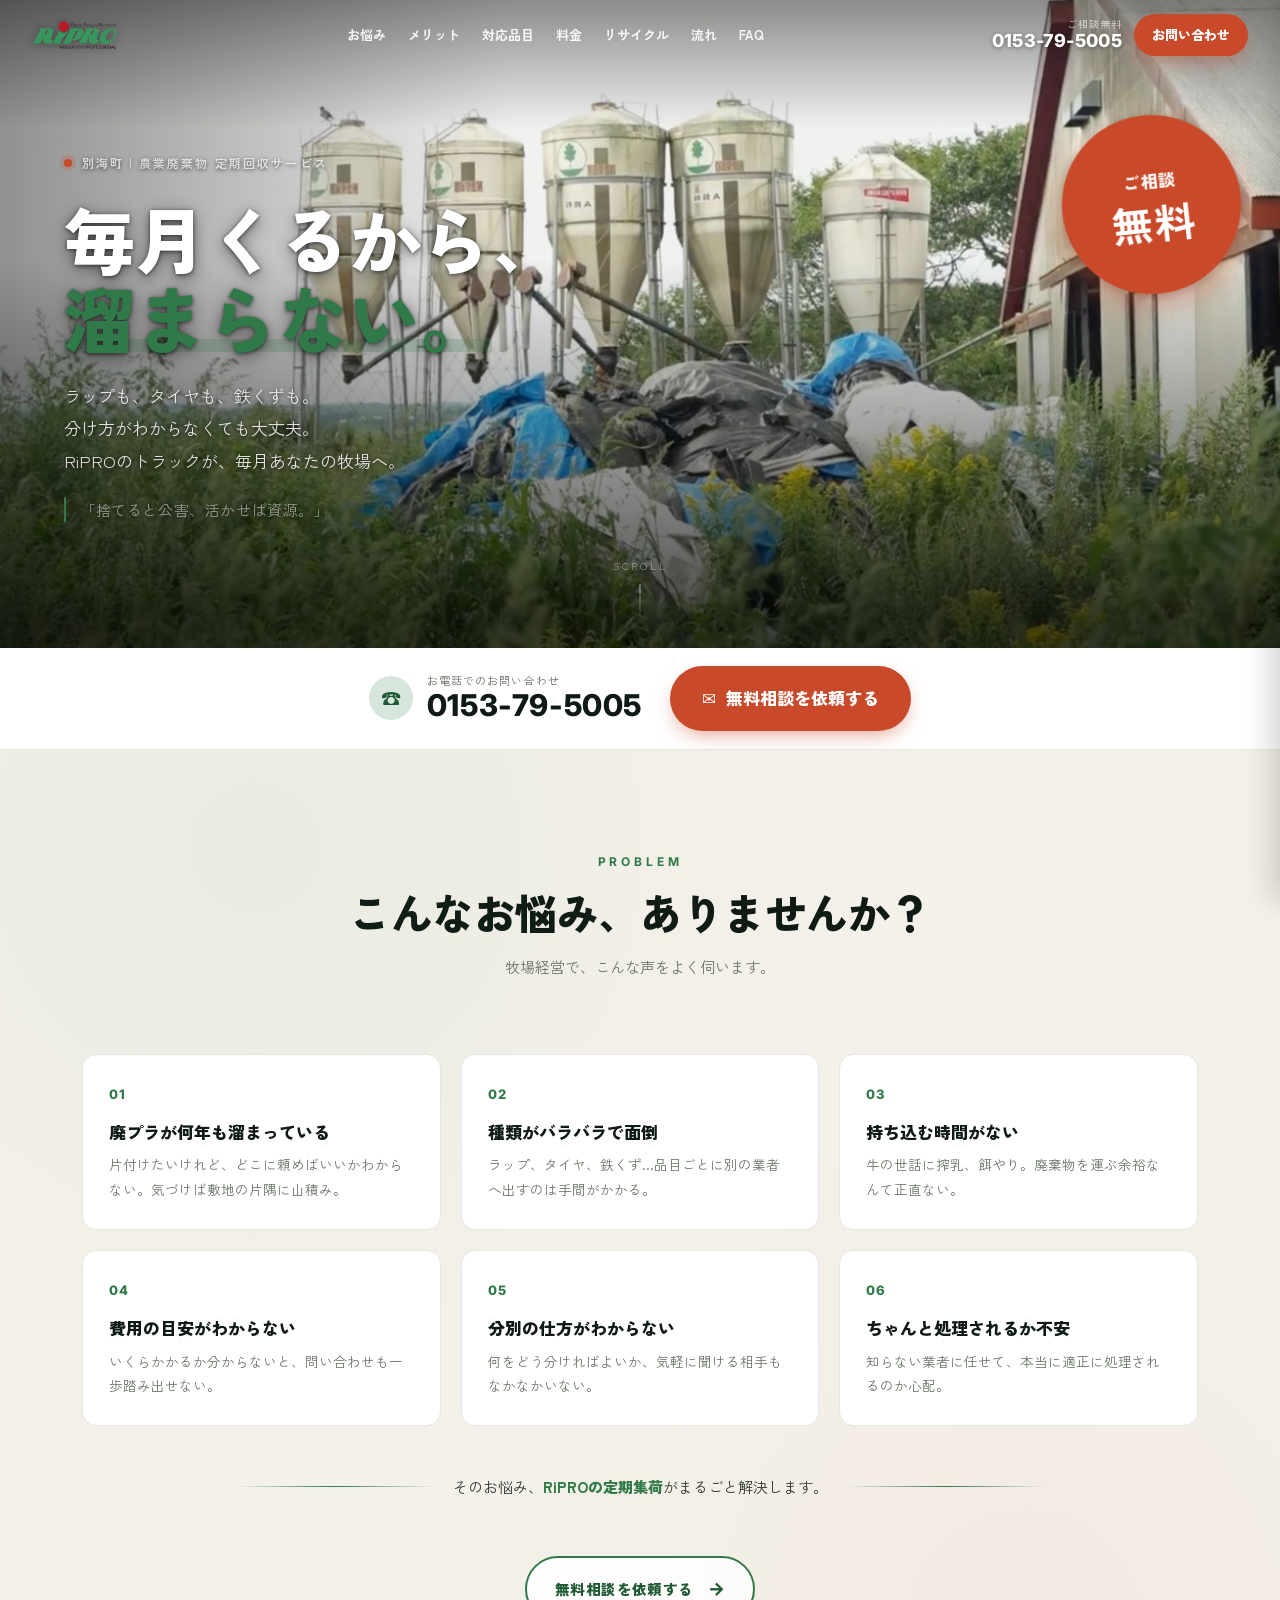
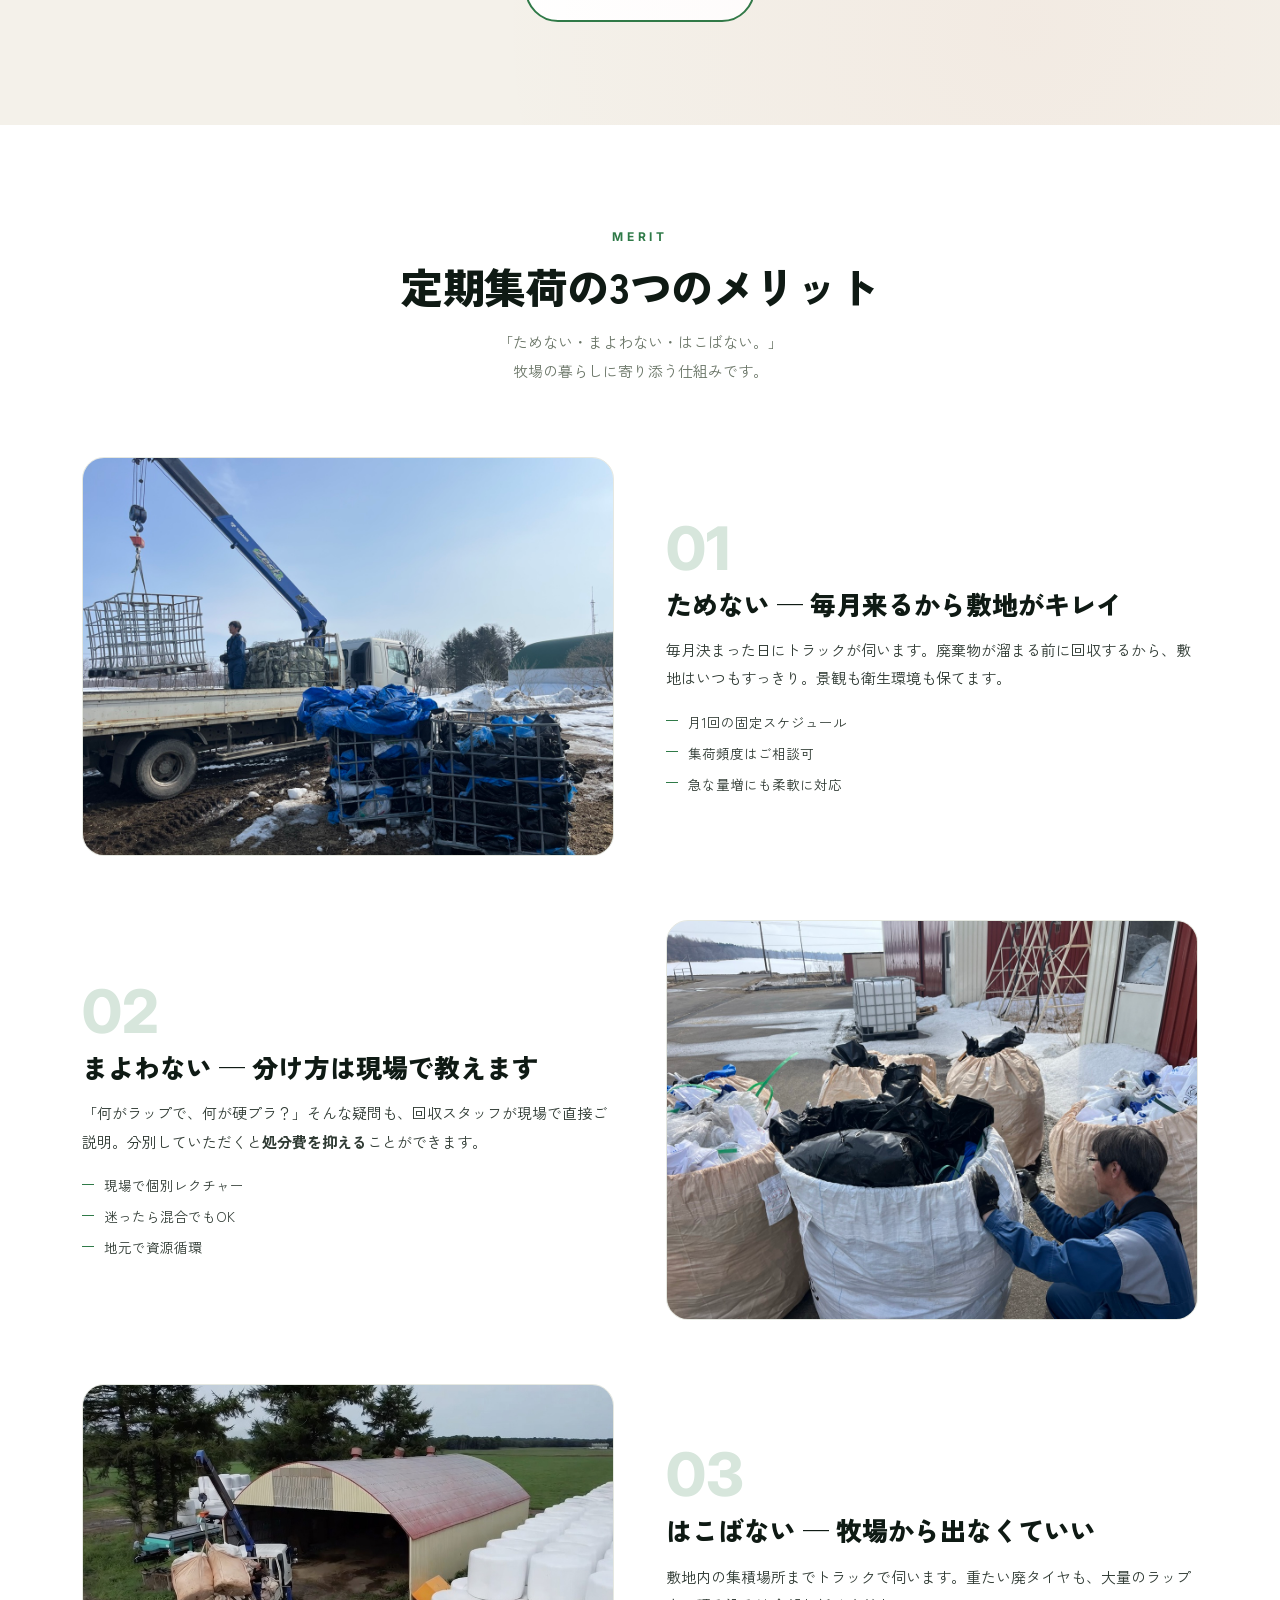
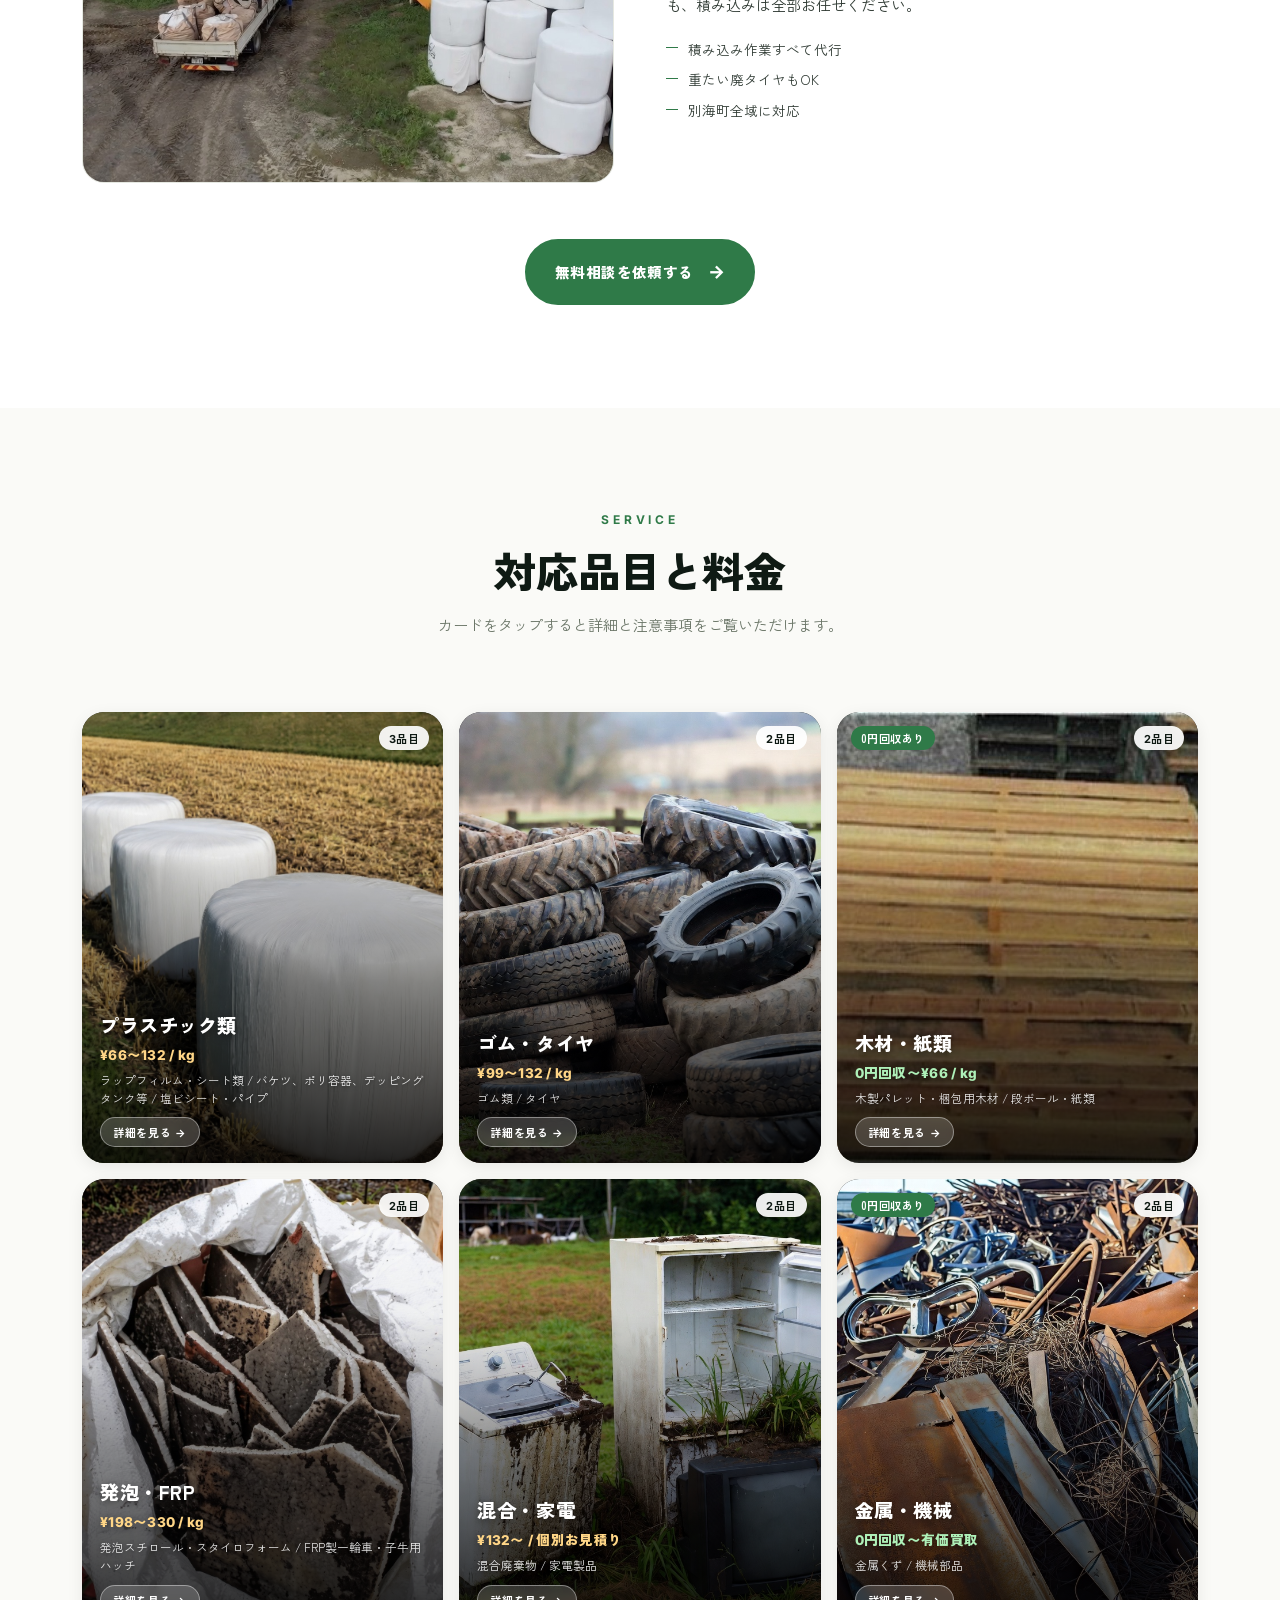
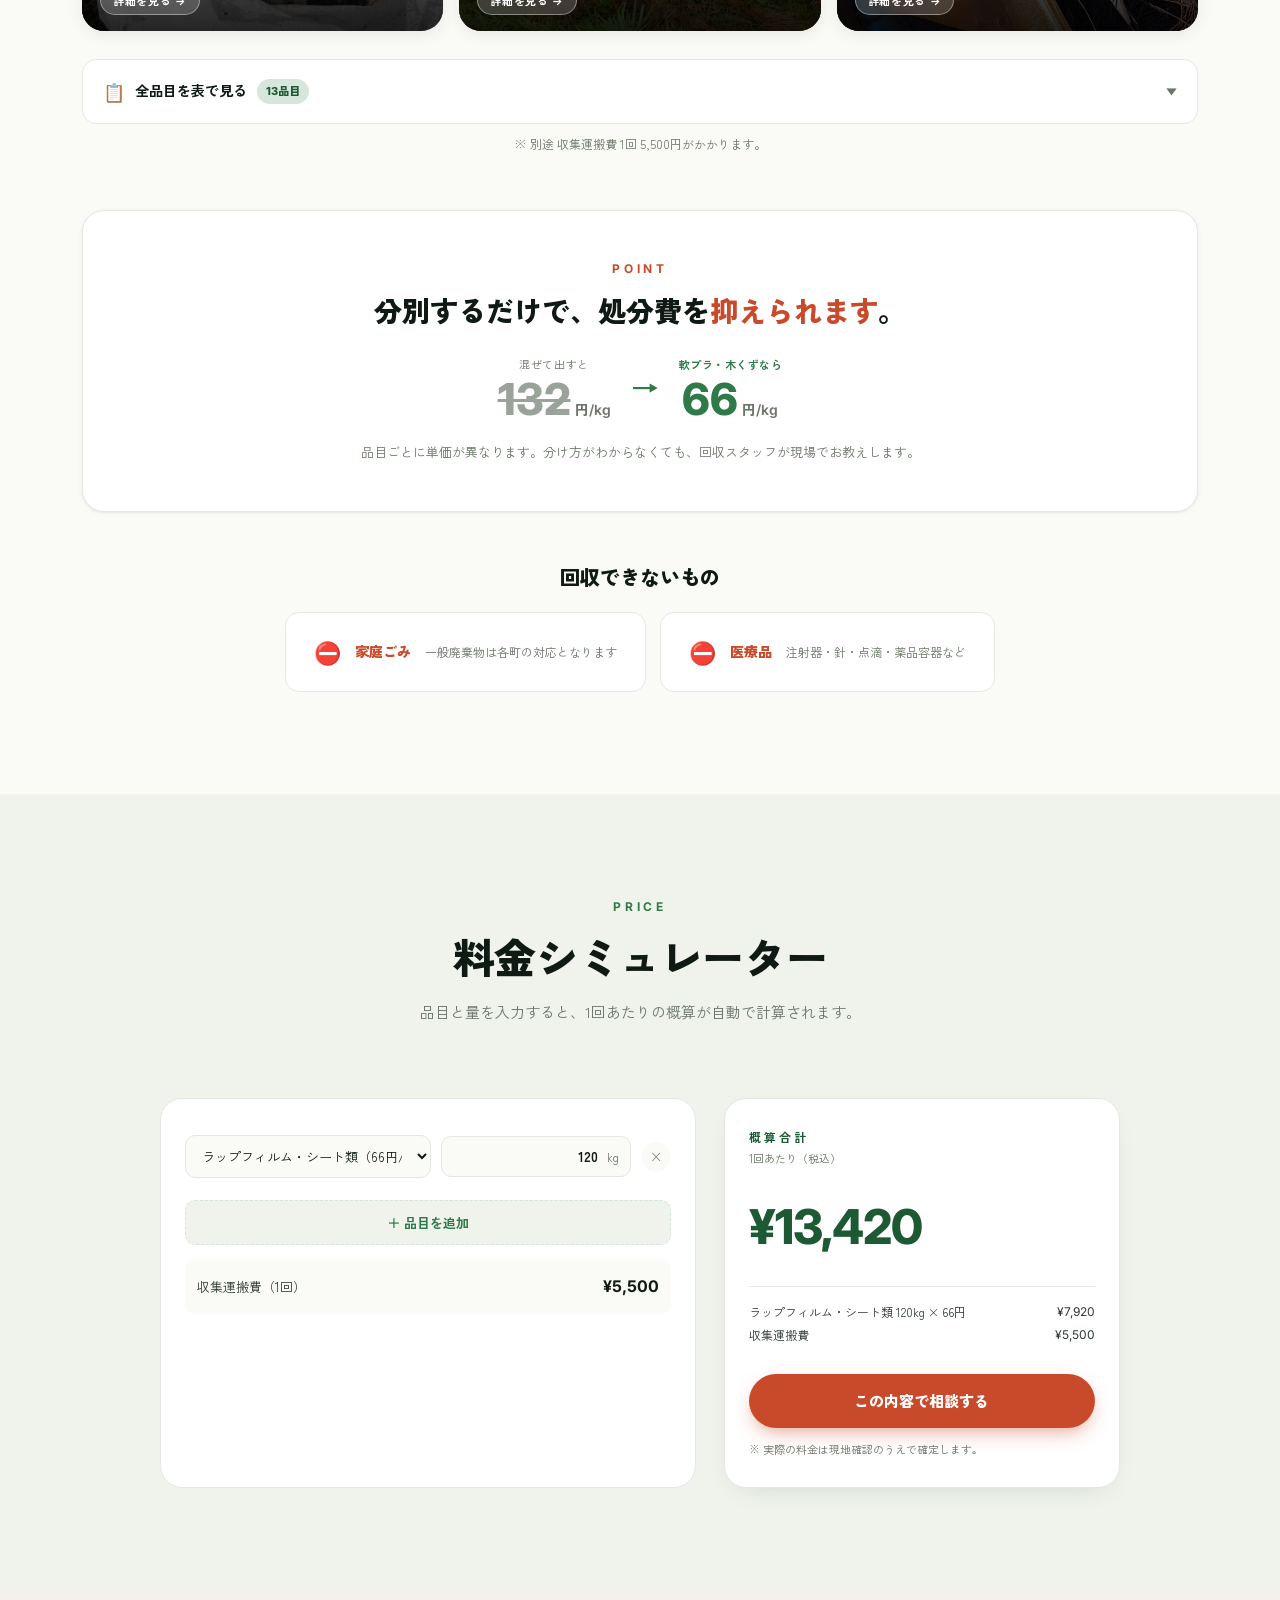
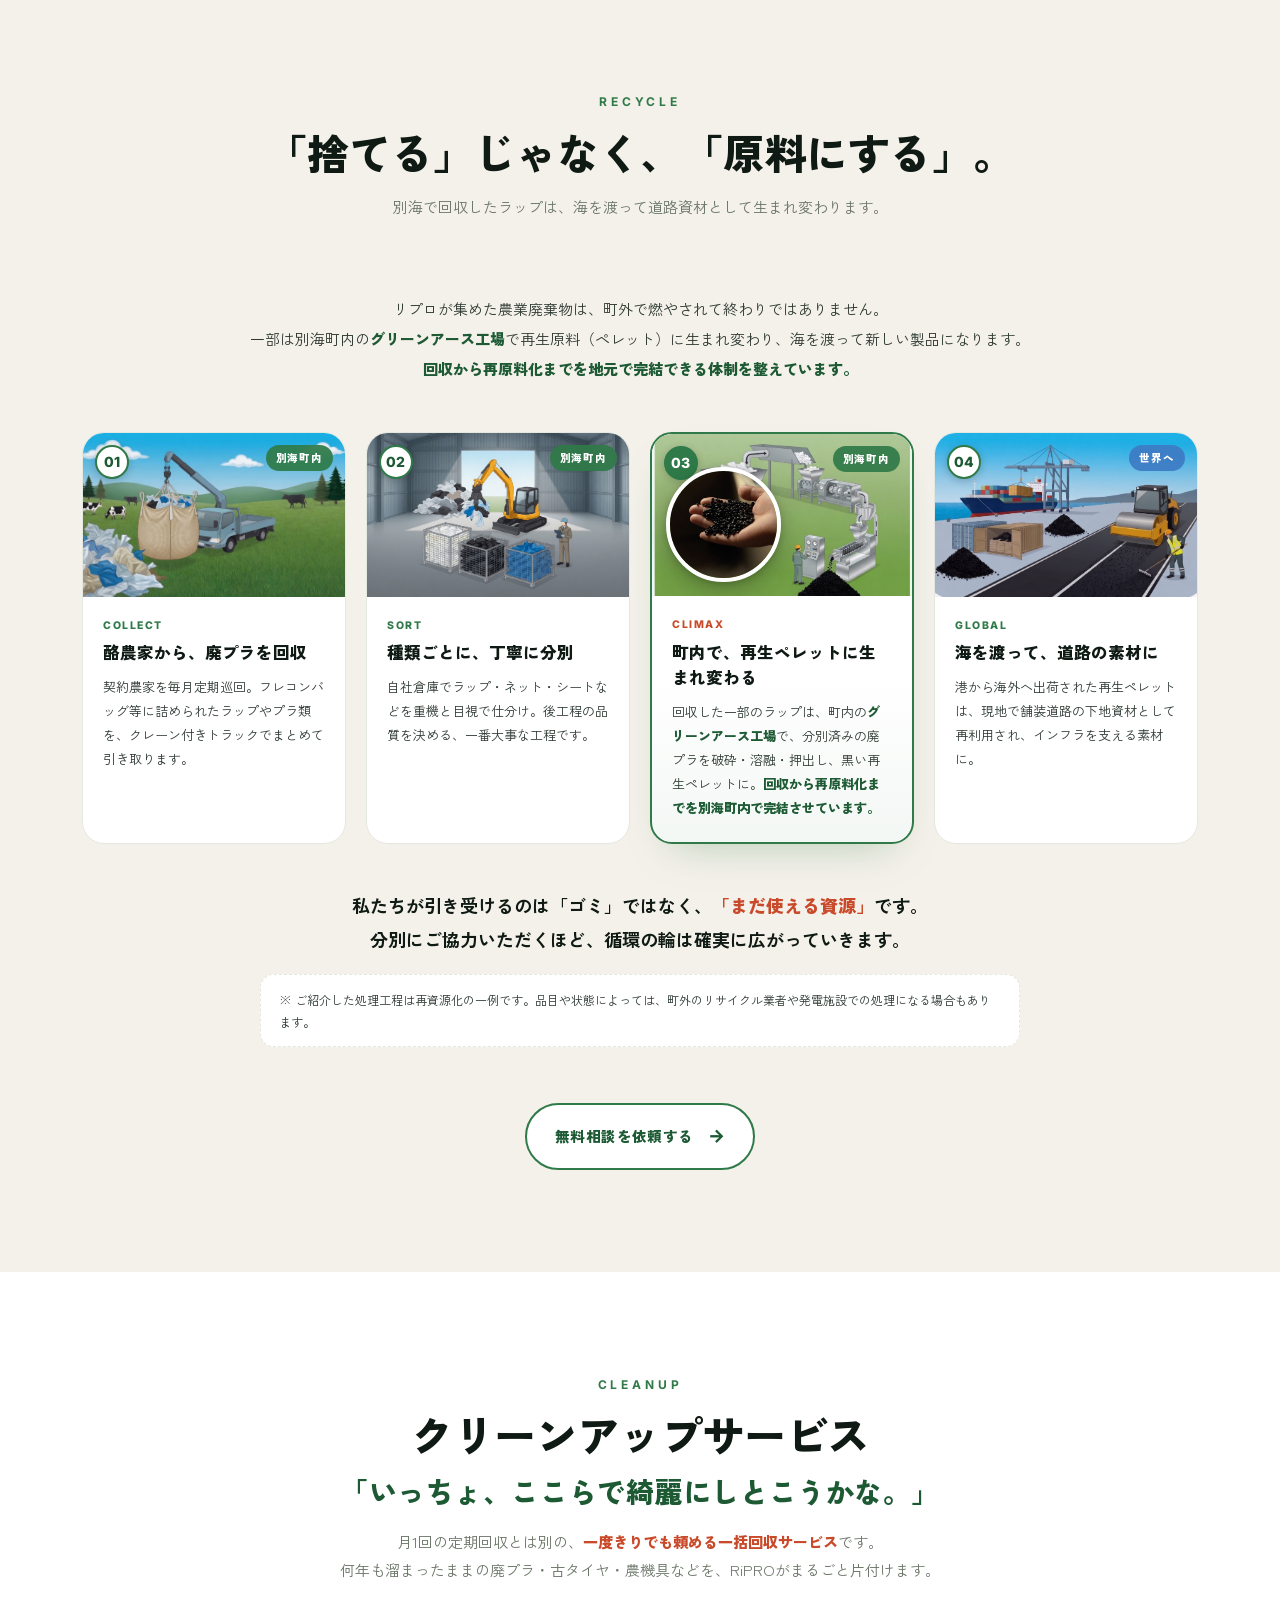
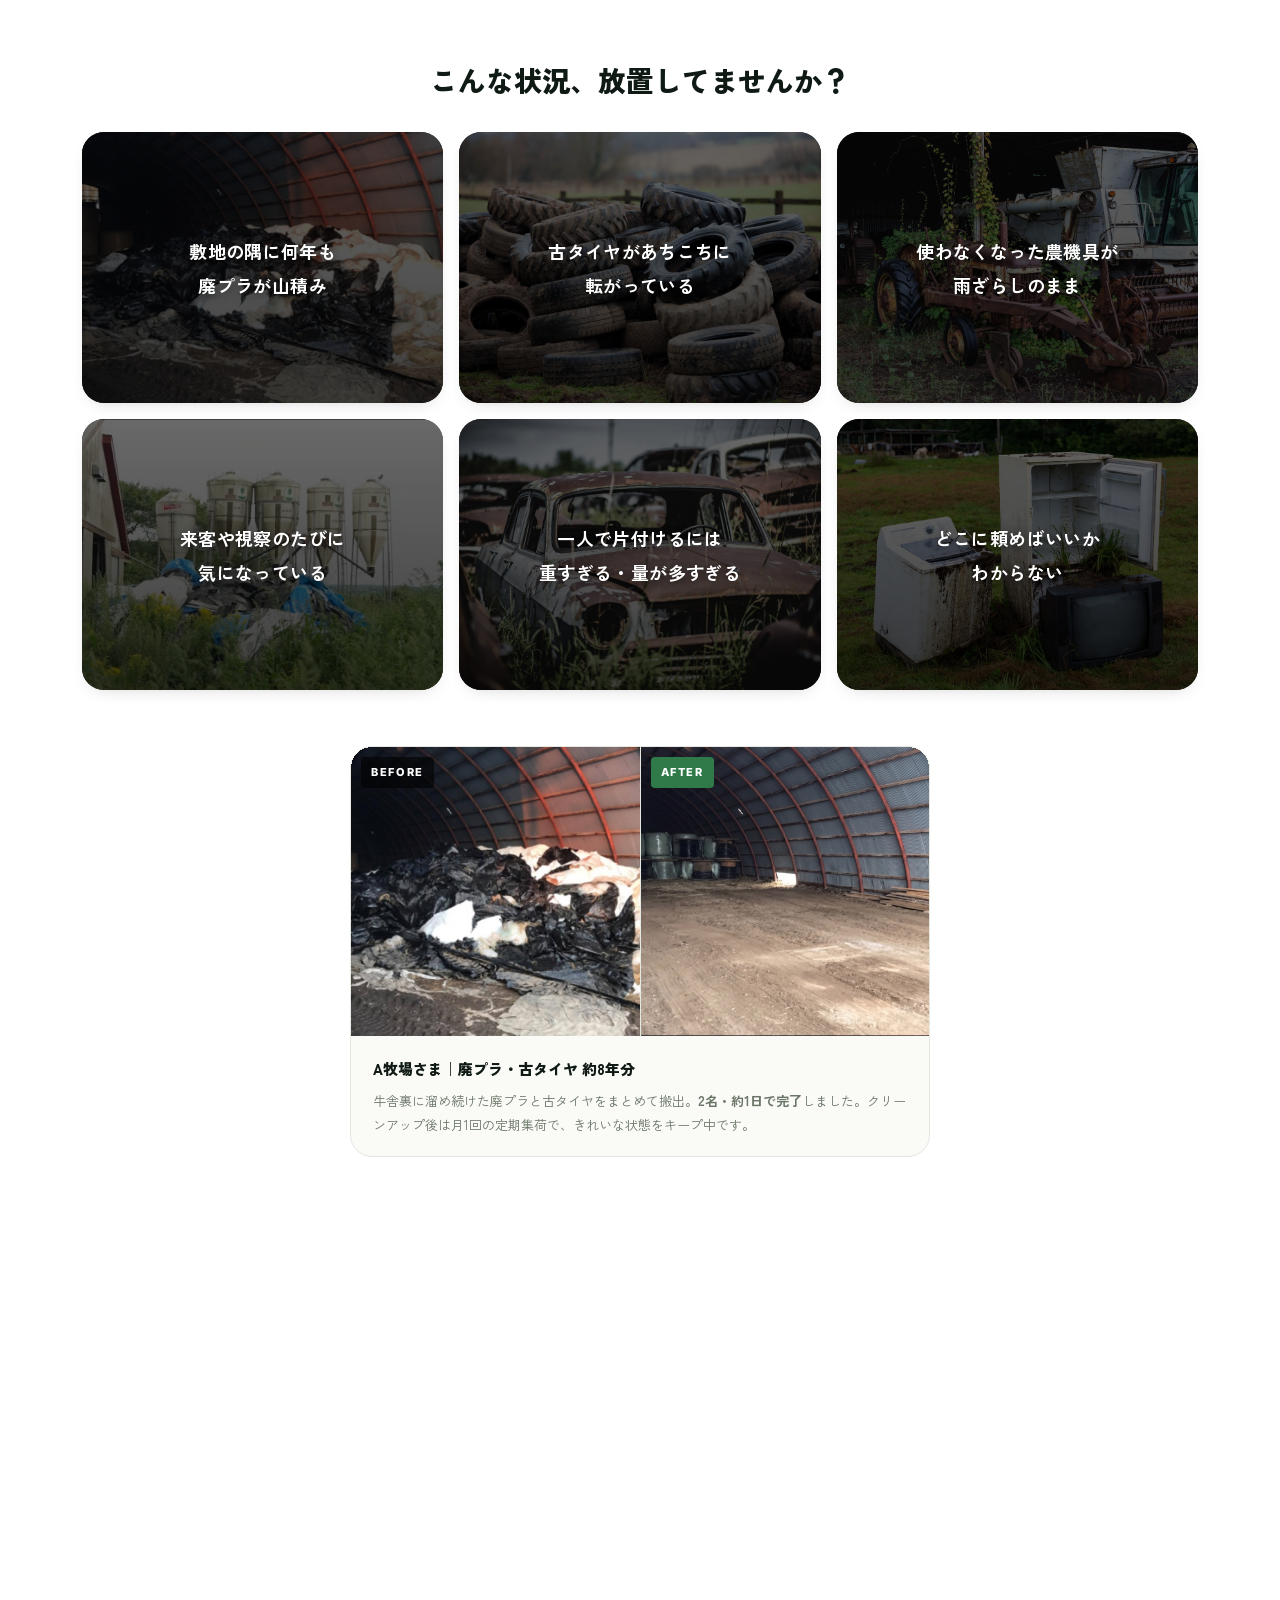
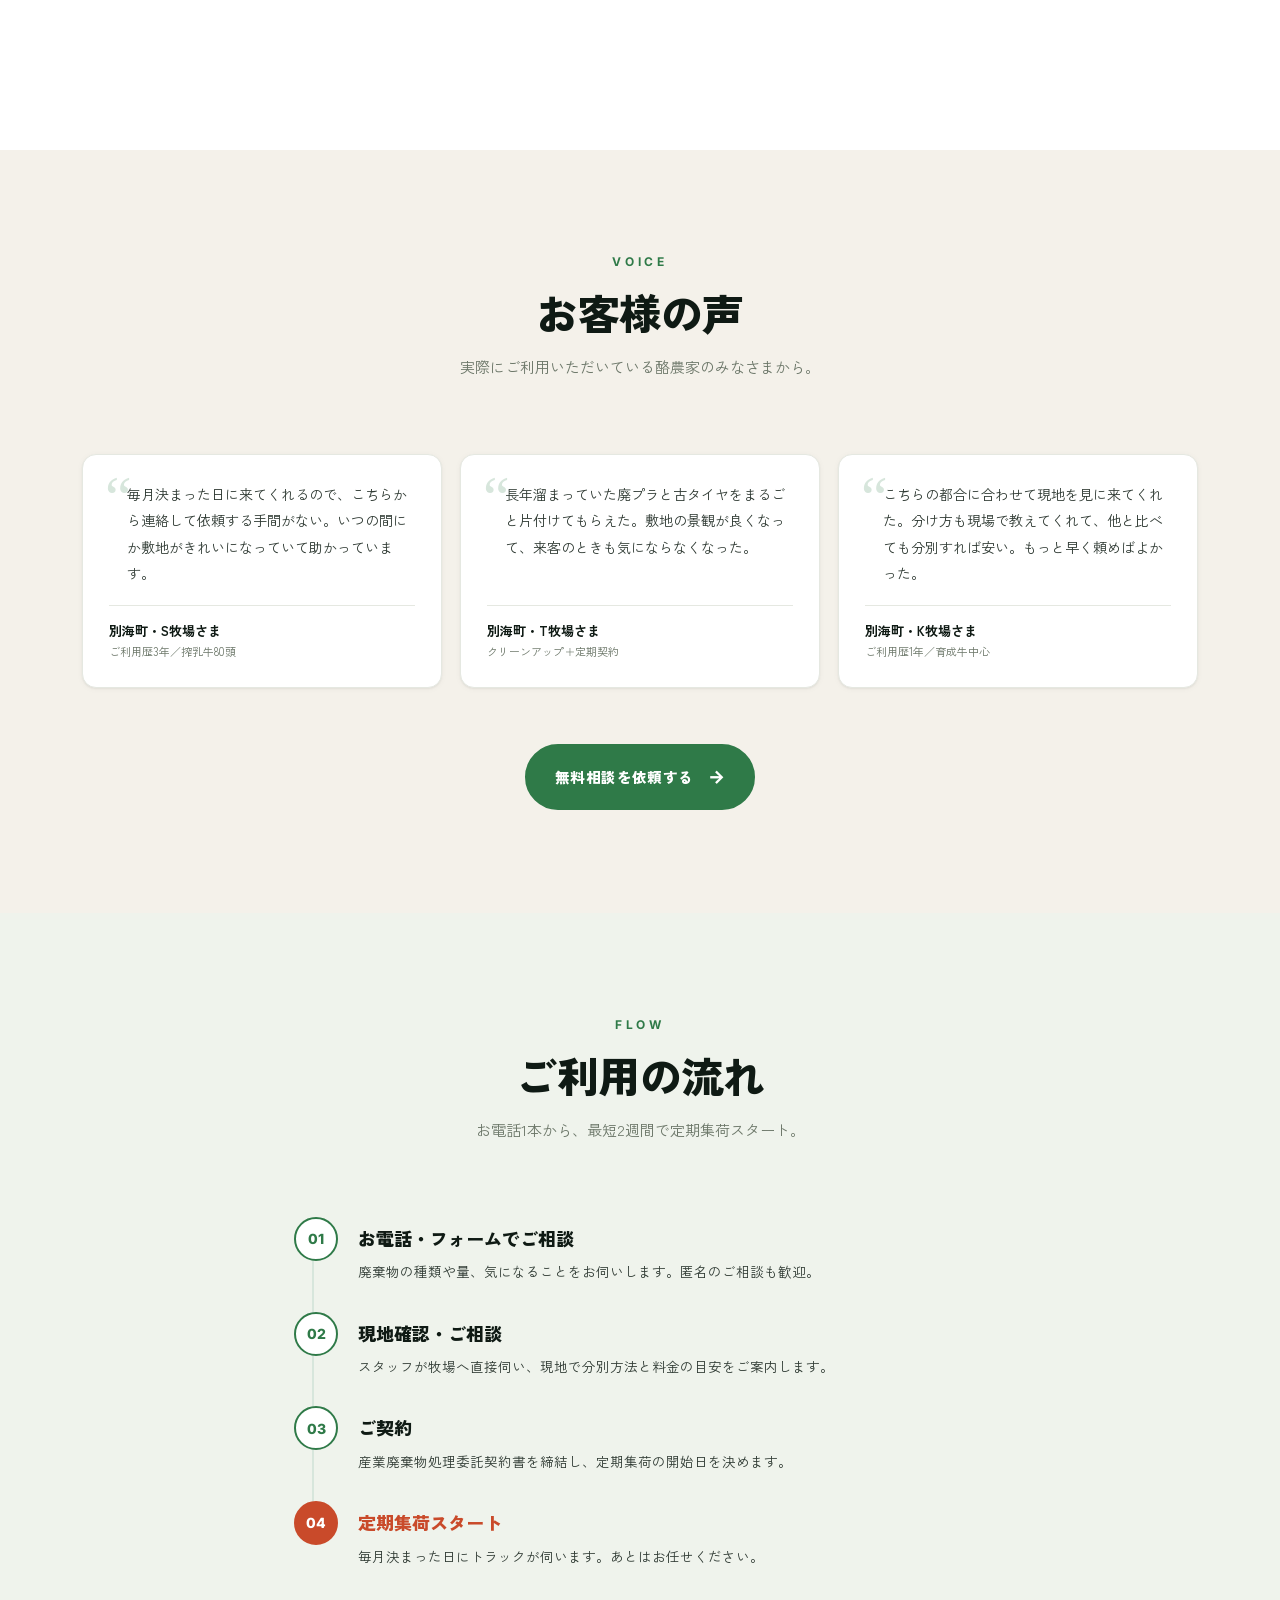
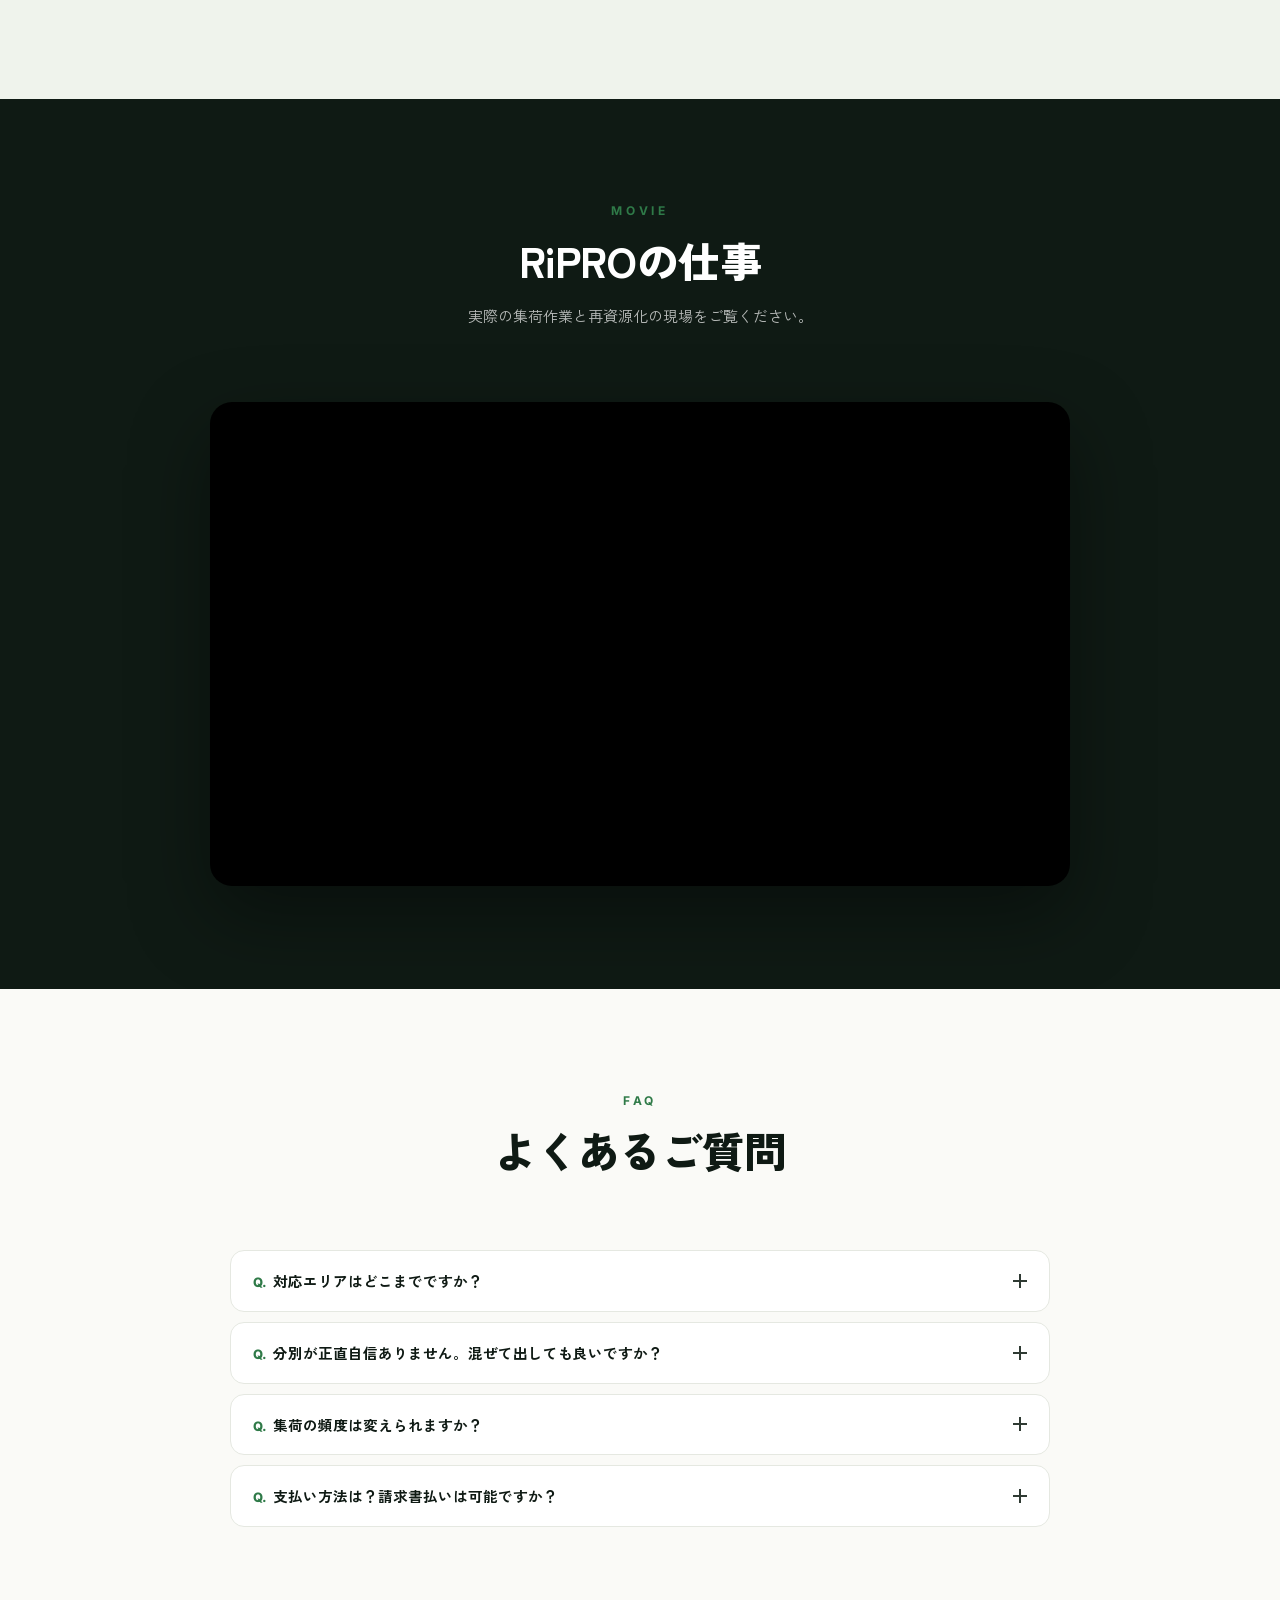
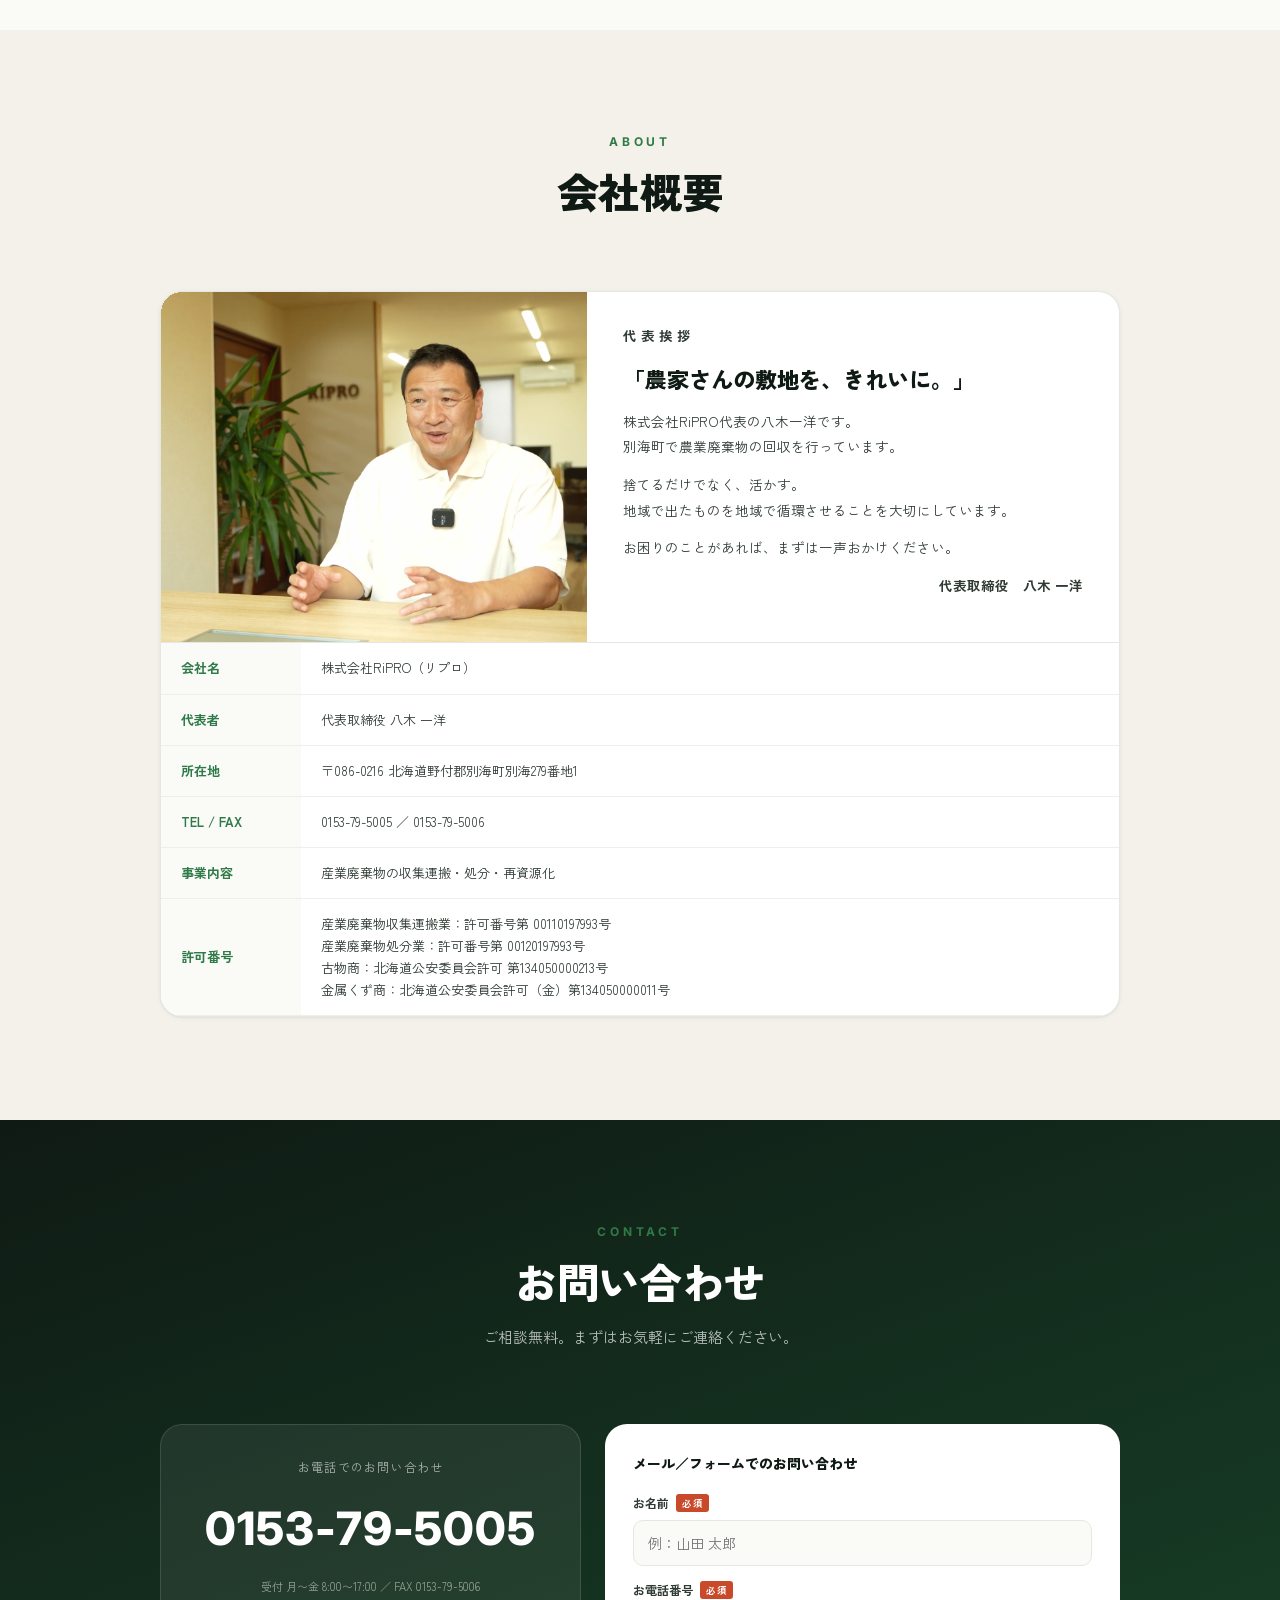
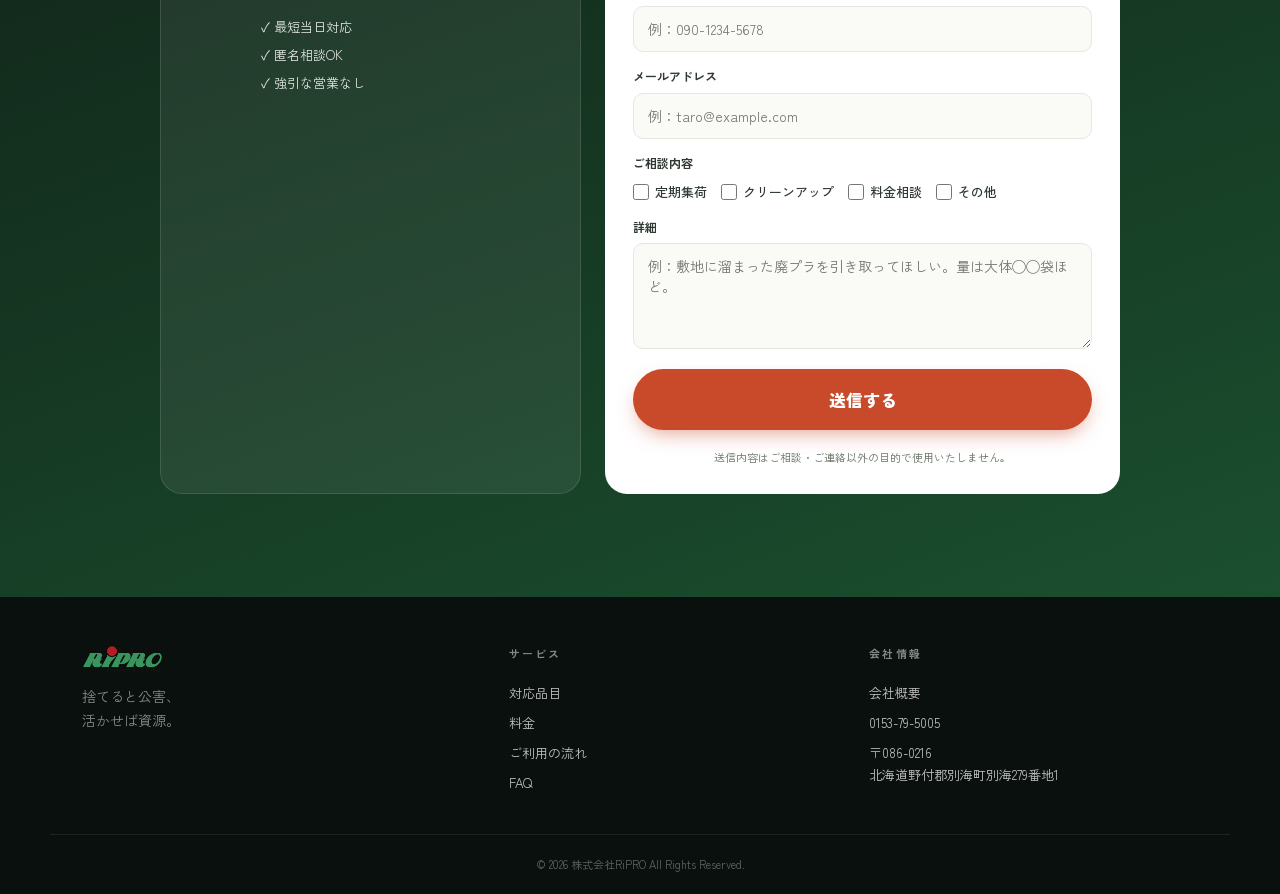
<file: index.html>
<!DOCTYPE html>
<html lang="ja">
<head>
<meta charset="UTF-8">
<meta name="viewport" content="width=device-width, initial-scale=1.0">
<title>RiPRO｜別海町の農業廃棄物 定期回収サービス</title>
<meta name="description" content="別海町のRiPROは農業廃棄物の定期回収サービスを提供。ラップ、タイヤ、鉄くずなど何でもまとめて回収。分別サポート付き。ご相談無料。">
<meta name="keywords" content="産業廃棄物,回収,別海町,酪農,廃プラ,リサイクル,定期集荷,RiPRO,リプロ">
<meta property="og:title" content="RiPRO｜別海町の農業廃棄物 定期回収サービス">
<meta property="og:description" content="毎月くるから、溜まらない。ラップもタイヤも鉄くずも、まとめて定期回収。ご相談無料。">
<meta property="og:type" content="website">
<meta property="og:url" content="https://ripro.biz/">
<meta property="og:image" content="https://ripro.biz/candidates/%E3%83%92%E3%83%BC%E3%83%AD%E3%83%BC.jpg">
<meta property="og:image:width" content="1640">
<meta property="og:image:height" content="924">
<meta property="og:site_name" content="RiPRO（株式会社リプロ）">
<meta name="twitter:card" content="summary_large_image">
<meta property="og:locale" content="ja_JP">
<link rel="canonical" href="https://ripro.biz/">
<link rel="preconnect" href="https://fonts.googleapis.com">
<link rel="preconnect" href="https://fonts.gstatic.com" crossorigin>
<link rel="stylesheet" href="css/styles.css?v=21">
</head>
<body>

<!-- =================== SCROLL PROGRESS BAR =================== -->
<div class="scroll-progress" id="scrollProgress" aria-hidden="true"></div>

<!-- =================== NAV =================== -->
<header class="nav" id="nav">
  <a class="nav-logo" href="#top">
    <img src="assets/logo.png" alt="RiPRO">
  </a>
  <nav class="nav-links">
    <a href="#problem">お悩み</a>
    <a href="#merit">メリット</a>
    <a href="#service">対応品目</a>
    <a href="#price">料金</a>
    <a href="#recycle">リサイクル</a>
    <a href="#flow">流れ</a>
    <a href="#faq">FAQ</a>
  </nav>
  <div class="nav-cta">
    <div class="nav-tel-wrap">
      <div class="nav-tel-label">ご相談無料</div>
      <a class="nav-tel" href="tel:0153795005">0153-79-5005</a>
    </div>
    <a class="btn-primary nav-btn" href="#contact">お問い合わせ</a>
    <button class="nav-burger" id="navBurger" aria-label="メニューを開く" aria-expanded="false" aria-controls="navDrawer">
      <span></span>
      <span></span>
      <span></span>
    </button>
  </div>
</header>

<!-- =================== MOBILE DRAWER =================== -->
<div class="nav-backdrop" id="navBackdrop" aria-hidden="true"></div>
<aside class="nav-drawer" id="navDrawer" aria-hidden="true" aria-label="モバイルメニュー">
  <div class="nav-drawer-head">
    <span class="nav-drawer-title">MENU</span>
    <button class="nav-drawer-close" id="navDrawerClose" aria-label="メニューを閉じる">×</button>
  </div>
  <nav class="nav-drawer-links">
    <a href="#problem">お悩み</a>
    <a href="#merit">メリット</a>
    <a href="#service">対応品目・料金</a>
    <a href="#price">料金シミュレーター</a>
    <a href="#recycle">リサイクル</a>
    <a href="#flow">ご利用の流れ</a>
    <a href="#faq">よくあるご質問</a>
    <a href="#about">会社概要</a>
  </nav>
  <div class="nav-drawer-cta">
    <a class="btn-primary btn-block btn-lg" href="#contact">
      <span class="btn-icon">✉</span>無料相談を依頼する
    </a>
    <a class="nav-drawer-tel" href="tel:0153795005">
      <span class="nav-drawer-tel-icon">☎</span>
      <span>
        <span class="nav-drawer-tel-label">お電話でのお問い合わせ</span>
        <span class="nav-drawer-tel-num">0153-79-5005</span>
      </span>
    </a>
  </div>
</aside>

<main id="top">

<!-- =================== HERO =================== -->
<section class="hero hero-full">
  <div class="hero-media">
    <img src="candidates/ヒーロー.jpg" alt="別海町の酪農現場に溜まった農業廃棄物">
    <div class="hero-scrim"></div>
  </div>

  <a class="hero-badge" href="#contact" aria-label="ご相談無料">
    <span>ご相談</span>
    <strong>無料</strong>
  </a>

  <div class="hero-body">
    <div class="hero-eyebrow">
      <span class="hero-dot"></span>
      <span>別海町｜農業廃棄物 定期回収サービス</span>
    </div>
    <h1 class="hero-title">
      毎月くるから、<br>
      <em>溜まらない。</em>
    </h1>
    <p class="hero-lead">
      ラップも、タイヤも、鉄くずも。<br>
      分け方がわからなくても大丈夫。<br>
      RiPROのトラックが、毎月あなたの牧場へ。
    </p>
    <p class="hero-motto">「捨てると公害、活かせば資源。」</p>
  </div>

  <!-- Scroll indicator -->
  <div class="hero-scroll" aria-hidden="true">
    <span>SCROLL</span>
    <div class="hero-scroll-line"></div>
  </div>
</section>

<!-- =================== HERO CTA BAR =================== -->
<section class="hero-cta-bar">
  <div class="wrap hero-cta-grid">
    <a class="hero-cta-tel" href="tel:0153795005">
      <span class="hero-cta-tel-icon">☎</span>
      <span class="hero-cta-tel-text">
        <span class="hero-cta-tel-label">お電話でのお問い合わせ</span>
        <span class="hero-cta-tel-num">0153-79-5005</span>
      </span>
    </a>
    <a class="hero-cta-form btn-primary btn-lg" href="#contact">
      <span class="btn-icon">✉</span>
      無料相談を依頼する
    </a>
  </div>
</section>


<!-- =================== PROBLEM =================== -->
<section class="sec sec-problem" id="problem">
  <div class="wrap">
    <div class="sec-head">
      <p class="sec-eyebrow">PROBLEM</p>
      <h2 class="sec-title">こんなお悩み、<br class="sp-only">ありませんか？</h2>
      <p class="sec-desc">牧場経営で、こんな声をよく伺います。</p>
    </div>

    <ul class="problems">
      <li class="problem reveal">
        <div class="problem-num">01</div>
        <h3>廃プラが何年も溜まっている</h3>
        <p>片付けたいけれど、どこに頼めばいいかわからない。気づけば敷地の片隅に山積み。</p>
      </li>
      <li class="problem reveal">
        <div class="problem-num">02</div>
        <h3>種類がバラバラで面倒</h3>
        <p>ラップ、タイヤ、鉄くず…品目ごとに別の業者へ出すのは手間がかかる。</p>
      </li>
      <li class="problem reveal">
        <div class="problem-num">03</div>
        <h3>持ち込む時間がない</h3>
        <p>牛の世話に搾乳、餌やり。廃棄物を運ぶ余裕なんて正直ない。</p>
      </li>
      <li class="problem reveal">
        <div class="problem-num">04</div>
        <h3>費用の目安がわからない</h3>
        <p>いくらかかるか分からないと、問い合わせも一歩踏み出せない。</p>
      </li>
      <li class="problem reveal">
        <div class="problem-num">05</div>
        <h3>分別の仕方がわからない</h3>
        <p>何をどう分ければよいか、気軽に聞ける相手もなかなかいない。</p>
      </li>
      <li class="problem reveal">
        <div class="problem-num">06</div>
        <h3>ちゃんと処理されるか不安</h3>
        <p>知らない業者に任せて、本当に適正に処理されるのか心配。</p>
      </li>
    </ul>

    <div class="problem-bridge">
      <span class="problem-bridge-line"></span>
      <p>そのお悩み、<strong>RiPROの定期集荷</strong>がまるごと解決します。</p>
      <span class="problem-bridge-line"></span>
    </div>

    <div class="sec-mini-cta">
      <a class="sec-mini-cta-link" href="#contact">
        <span>無料相談を依頼する</span>
        <span class="sec-mini-cta-arrow">→</span>
      </a>
    </div>
  </div>
</section>

<!-- =================== MERIT =================== -->
<section class="sec sec-merit" id="merit">
  <div class="wrap">
    <div class="sec-head">
      <p class="sec-eyebrow">MERIT</p>
      <h2 class="sec-title">定期集荷の<br class="sp-only">3つのメリット</h2>
      <p class="sec-desc">「ためない・まよわない・はこばない。」<br>牧場の暮らしに寄り添う仕組みです。</p>
    </div>

    <div class="merits">
      <article class="merit reveal">
        <div class="merit-visual">
          <img src="candidates/現場_集荷クレーン_01.jpeg" alt="集荷クレーンによる回収作業" loading="lazy">
        </div>
        <div class="merit-text">
          <div class="merit-num">01</div>
          <h3>ためない — 毎月来るから敷地がキレイ</h3>
          <p>毎月決まった日にトラックが伺います。廃棄物が溜まる前に回収するから、敷地はいつもすっきり。景観も衛生環境も保てます。</p>
          <ul class="merit-points">
            <li>月1回の固定スケジュール</li>
            <li>集荷頻度はご相談可</li>
            <li>急な量増にも柔軟に対応</li>
          </ul>
        </div>
      </article>

      <article class="merit reveal">
        <div class="merit-visual">
          <img src="candidates/現場_分別作業_01.jpeg" alt="現場での分別作業" loading="lazy">
        </div>
        <div class="merit-text">
          <div class="merit-num">02</div>
          <h3>まよわない — 分け方は現場で教えます</h3>
          <p>「何がラップで、何が硬プラ？」そんな疑問も、回収スタッフが現場で直接ご説明。分別していただくと<strong>処分費を抑える</strong>ことができます。</p>
          <ul class="merit-points">
            <li>現場で個別レクチャー</li>
            <li>迷ったら混合でもOK</li>
            <li>地元で資源循環</li>
          </ul>
        </div>
      </article>

      <article class="merit reveal">
        <div class="merit-visual">
          <img src="candidates/いつもきれい.jpg" alt="クレーン付きトラックで牧場から廃プラを集荷" loading="lazy">
        </div>
        <div class="merit-text">
          <div class="merit-num">03</div>
          <h3>はこばない — 牧場から出なくていい</h3>
          <p>敷地内の集積場所までトラックで伺います。重たい廃タイヤも、大量のラップも、積み込みは全部お任せください。</p>
          <ul class="merit-points">
            <li>積み込み作業すべて代行</li>
            <li>重たい廃タイヤもOK</li>
            <li>別海町全域に対応</li>
          </ul>
        </div>
      </article>
    </div>

    <div class="sec-mini-cta">
      <a class="sec-mini-cta-link" href="#contact">
        <span>無料相談を依頼する</span>
        <span class="sec-mini-cta-arrow">→</span>
      </a>
    </div>
  </div>
</section>

<!-- =================== SERVICE / ITEMS =================== -->
<section class="sec sec-service" id="service">
  <div class="wrap">
    <div class="sec-head">
      <p class="sec-eyebrow">SERVICE</p>
      <h2 class="sec-title">対応品目と料金</h2>
      <p class="sec-desc">カードをタップすると詳細と注意事項をご覧いただけます。</p>
    </div>

    <div class="categories-grid" id="categoriesGrid"></div>

    <details class="items-table-details reveal">
      <summary>
        <span class="items-table-summary-left">
          <span class="items-table-summary-icon">📋</span>
          <span>全品目を表で見る</span>
          <span class="items-table-summary-count">13品目</span>
        </span>
        <span class="items-table-summary-chev" aria-hidden="true">▼</span>
      </summary>
      <div class="items-table-wrap">
        <table class="items-table" id="itemsTable"></table>
        <div class="items-table-search">
          <span>🔍</span>
          <input type="text" id="itemSearch" placeholder="品目名で検索（例：タイヤ）">
        </div>
      </div>
    </details>

    <p class="service-note">※ 別途 収集運搬費 1回 5,500円がかかります。</p>

    <!-- Bunbetsu -->
    <div class="bunbetsu reveal">
      <div class="bunbetsu-head">
        <p class="sec-eyebrow" style="color:var(--accent)">POINT</p>
        <h3>分別するだけで、<br class="sp-only">処分費を<em>抑えられます</em>。</h3>
      </div>
      <div class="bunbetsu-cmp">
        <div class="bunbetsu-old">
          <div class="bunbetsu-label">混ぜて出すと</div>
          <div class="bunbetsu-price"><s>132</s><span>円/kg</span></div>
        </div>
        <div class="bunbetsu-arrow" aria-hidden="true">→</div>
        <div class="bunbetsu-new">
          <div class="bunbetsu-label">軟プラ・木くずなら</div>
          <div class="bunbetsu-price">66<span>円/kg</span></div>
        </div>
      </div>
      <p class="bunbetsu-note">品目ごとに単価が異なります。分け方がわからなくても、回収スタッフが現場でお教えします。</p>
    </div>

    <!-- NG -->
    <div class="ng-block reveal">
      <h3 class="ng-title">回収できないもの</h3>
      <div class="ng-cards">
        <div class="ng-card">
          <div class="ng-icon">⛔</div>
          <h4>家庭ごみ</h4>
          <p>一般廃棄物は各町の対応となります</p>
        </div>
        <div class="ng-card">
          <div class="ng-icon">⛔</div>
          <h4>医療品</h4>
          <p>注射器・針・点滴・薬品容器など</p>
        </div>
      </div>
    </div>
  </div>
</section>

<!-- =================== PRICE / SIMULATOR =================== -->
<section class="sec sec-price" id="price">
  <div class="wrap">
    <div class="sec-head">
      <p class="sec-eyebrow">PRICE</p>
      <h2 class="sec-title">料金シミュレーター</h2>
      <p class="sec-desc">品目と量を入力すると、1回あたりの概算が自動で計算されます。</p>
    </div>

    <div class="sim">
      <div class="sim-inputs">
        <!-- rows injected by JS -->
        <div id="simRows"></div>
        <button class="sim-addrow" id="simAddRow">＋ 品目を追加</button>

        <div class="sim-transport">
          <span>収集運搬費（1回）</span>
          <strong>¥5,500</strong>
        </div>
      </div>

      <div class="sim-result">
        <div class="sim-result-top">
          <div class="sim-result-label">概算合計</div>
          <div class="sim-result-sub">1回あたり（税込）</div>
        </div>
        <div class="sim-result-amt">
          ¥<span id="simTotal">0</span>
        </div>
        <div class="sim-breakdown" id="simBreakdown"></div>

        <a class="btn-primary btn-block sim-cta" href="#contact">この内容で相談する</a>
        <p class="sim-note">※ 実際の料金は現地確認のうえで確定します。</p>
      </div>
    </div>
  </div>
</section>

<!-- =================== RECYCLE / PROCESS =================== -->
<section class="sec sec-recycle" id="recycle">
  <div class="wrap">
    <div class="sec-head">
      <p class="sec-eyebrow">RECYCLE</p>
      <h2 class="sec-title">「捨てる」じゃなく、<br class="sp-only">「原料にする」。</h2>
      <p class="sec-desc">別海で回収したラップは、海を渡って<br class="sp-only">道路資材として生まれ変わります。</p>
    </div>

    <p class="recycle-lead reveal">
      リプロが集めた農業廃棄物は、町外で燃やされて終わりではありません。<br>
      一部は別海町内の<strong>グリーンアース工場</strong>で再生原料（ペレット）に生まれ変わり、海を渡って新しい製品になります。<br>
      <strong>回収から再原料化までを地元で完結できる体制を整えています。</strong>
    </p>

    <!-- 4-panel recycle flow -->
    <div class="recycle-panels">
      <article class="recycle-panel reveal" data-step="1">
        <div class="recycle-panel-img">
          <img src="assets/recycle/01-2_collection.jpg" alt="酪農家からの廃プラ回収シーン（フレコンバッグ）" loading="lazy">
          <span class="recycle-panel-num">01</span>
          <span class="recycle-panel-scope recycle-scope-local">別海町内</span>
        </div>
        <div class="recycle-panel-body">
          <div class="recycle-panel-eyebrow">COLLECT</div>
          <h3>酪農家から、廃プラを回収</h3>
          <p>契約農家を毎月定期巡回。フレコンバッグ等に詰められたラップやプラ類を、クレーン付きトラックでまとめて引き取ります。</p>
        </div>
      </article>

      <article class="recycle-panel reveal" data-step="2">
        <div class="recycle-panel-img">
          <img src="assets/recycle/02_sorting.jpg" alt="屋内倉庫での重機を使った分別作業" loading="lazy">
          <span class="recycle-panel-num">02</span>
          <span class="recycle-panel-scope recycle-scope-local">別海町内</span>
        </div>
        <div class="recycle-panel-body">
          <div class="recycle-panel-eyebrow">SORT</div>
          <h3>種類ごとに、丁寧に分別</h3>
          <p>自社倉庫でラップ・ネット・シートなどを重機と目視で仕分け。後工程の品質を決める、一番大事な工程です。</p>
        </div>
      </article>

      <article class="recycle-panel recycle-panel-hero reveal" data-step="3">
        <div class="recycle-panel-img">
          <img src="assets/recycle/03_pelletizing.jpg" alt="グリーンアース工場でのペレット製造" loading="lazy">
          <span class="recycle-panel-num">03</span>
          <span class="recycle-panel-scope recycle-scope-local">別海町内</span>
          <span class="recycle-panel-photo" aria-hidden="true">
            <img src="candidates/ペレット.jpg" alt="" loading="lazy">
          </span>
        </div>
        <div class="recycle-panel-body">
          <div class="recycle-panel-eyebrow recycle-panel-eyebrow-hero">CLIMAX</div>
          <h3>町内で、再生ペレットに生まれ変わる</h3>
          <p>回収した一部のラップは、町内の<strong>グリーンアース工場</strong>で、分別済みの廃プラを破砕・溶融・押出し、黒い再生ペレットに。<strong>回収から再原料化までを別海町内で完結させています。</strong></p>
        </div>
      </article>

      <article class="recycle-panel reveal" data-step="4">
        <div class="recycle-panel-img">
          <img src="assets/recycle/04_export_road.jpg" alt="港から海外へ出荷され道路舗装の原料として再利用" loading="lazy">
          <span class="recycle-panel-num">04</span>
          <span class="recycle-panel-scope recycle-scope-global">世界へ</span>
        </div>
        <div class="recycle-panel-body">
          <div class="recycle-panel-eyebrow">GLOBAL</div>
          <h3>海を渡って、道路の素材に</h3>
          <p>港から海外へ出荷された再生ペレットは、現地で舗装道路の下地資材として再利用され、インフラを支える素材に。</p>
        </div>
      </article>
    </div>

    <div class="recycle-closing reveal">
      <p class="recycle-closing-text">
        私たちが引き受けるのは「ゴミ」ではなく、<br class="sp-only"><strong>「まだ使える資源」</strong>です。<br>
        分別にご協力いただくほど、<br class="sp-only">循環の輪は確実に広がっていきます。
      </p>
      <p class="recycle-footnote">
        ※ ご紹介した処理工程は再資源化の一例です。品目や状態によっては、町外のリサイクル業者や発電施設での処理になる場合もあります。
      </p>
    </div>

    <div class="sec-mini-cta">
      <a class="sec-mini-cta-link" href="#contact">
        <span>無料相談を依頼する</span>
        <span class="sec-mini-cta-arrow">→</span>
      </a>
    </div>
  </div>
</section>

<!-- =================== BEFORE / AFTER =================== -->
<section class="sec sec-ba">
  <div class="wrap">
    <div class="sec-head">
      <p class="sec-eyebrow">CLEANUP</p>
      <h2 class="sec-title">クリーンアップサービス</h2>
      <p class="cleanup-tagline">「いっちょ、ここらで<br class="sp-only">綺麗にしとこうかな。」</p>
      <p class="sec-desc">
        月1回の定期回収とは別の、<strong>一度きりでも頼める一括回収サービス</strong>です。<br>
        何年も溜まったままの廃プラ・古タイヤ・農機具などを、<br class="sp-only">RiPROがまるごと片付けます。
      </p>
    </div>

    <!-- こんな状況、放置してませんか？ -->
    <div class="cleanup-problems-photo reveal">
      <h3 class="cleanup-problems-title">こんな状況、<br class="sp-only">放置してませんか？</h3>
      <div class="cleanup-problems-photo-grid">
        <article class="cup-photo-card">
          <img src="candidates/廃プラ堆積_01.jpeg" alt="" loading="lazy">
          <div class="cup-photo-scrim"></div>
          <p class="cup-photo-text">敷地の隅に何年も<br>廃プラが山積み</p>
        </article>
        <article class="cup-photo-card">
          <img src="candidates/ハイタイヤ.jpg" alt="" loading="lazy">
          <div class="cup-photo-scrim"></div>
          <p class="cup-photo-text">古タイヤがあちこちに<br>転がっている</p>
        </article>
        <article class="cup-photo-card">
          <img src="candidates/廃農機具.jpg" alt="" loading="lazy">
          <div class="cup-photo-scrim"></div>
          <p class="cup-photo-text">使わなくなった農機具が<br>雨ざらしのまま</p>
        </article>
        <article class="cup-photo-card">
          <img src="candidates/現場_牧場廃プラ_01.jpeg" alt="" loading="lazy">
          <div class="cup-photo-scrim"></div>
          <p class="cup-photo-text">来客や視察のたびに<br>気になっている</p>
        </article>
        <article class="cup-photo-card">
          <img src="candidates/廃自動車.jpg" alt="" loading="lazy">
          <div class="cup-photo-scrim"></div>
          <p class="cup-photo-text">一人で片付けるには<br>重すぎる・量が多すぎる</p>
        </article>
        <article class="cup-photo-card">
          <img src="candidates/家電.jpg" alt="" loading="lazy">
          <div class="cup-photo-scrim"></div>
          <p class="cup-photo-text">どこに頼めばいいか<br>わからない</p>
        </article>
      </div>
    </div>

    <div class="ba-gallery">
      <div class="ba-card reveal">
        <div class="ba-images">
          <div class="ba-before">
            <img src="candidates/廃プラ堆積_01.jpeg" alt="Before：敷地に山積みの廃棄物" loading="lazy">
            <span class="ba-tag ba-tag-before">BEFORE</span>
          </div>
          <div class="ba-after">
            <img src="candidates/after.jpg" alt="After：敷地はすっきり" loading="lazy">
            <span class="ba-tag ba-tag-after">AFTER</span>
          </div>
        </div>
        <div class="ba-body">
          <h3>A牧場さま｜廃プラ・古タイヤ 約8年分</h3>
          <p>牛舎裏に溜め続けた廃プラと古タイヤをまとめて搬出。<strong>2名・約1日で完了</strong>しました。クリーンアップ後は月1回の定期集荷で、きれいな状態をキープ中です。</p>
        </div>
      </div>

    </div>

    <!-- 依頼の流れ -->
    <div class="cleanup-flow reveal">
      <h3 class="cleanup-flow-title">ご依頼の流れ</h3>
      <p class="cleanup-flow-lead">電話1本から、最短1〜2週間で<br class="sp-only">クリーンアップ完了。</p>
      <ol class="cleanup-flow-steps">
        <li>
          <div class="cuf-num">01</div>
          <div class="cuf-body">
            <h4>電話 or フォームで相談</h4>
            <p>「廃プラがこれくらい溜まってる」と一言伝えるだけでOK。匿名相談も歓迎します。</p>
          </div>
        </li>
        <li>
          <div class="cuf-num">02</div>
          <div class="cuf-body">
            <h4>現地確認（ご相談無料）</h4>
            <p>スタッフが牧場へ伺い、量・必要な機材・所要時間・料金の目安をその場でご案内します。</p>
          </div>
        </li>
        <li>
          <div class="cuf-num">03</div>
          <div class="cuf-body">
            <h4>作業日を決定</h4>
            <p>ご都合のよい日に作業を実施。通常1〜2週間以内で調整可能です。</p>
          </div>
        </li>
        <li>
          <div class="cuf-num">04</div>
          <div class="cuf-body">
            <h4>クリーンアップ実施</h4>
            <p>多くは1日で完了。そのまま<strong>月1回の定期集荷へ移行</strong>すれば、もう二度と溜まりません。</p>
          </div>
        </li>
      </ol>
    </div>

    <div class="cleanup-price reveal">
      <div>
        <div class="sec-eyebrow" style="color:var(--accent);text-align:left">PRICE</div>
        <div class="cleanup-price-title">クリーンアップ料金</div>
      </div>
      <div class="cleanup-price-amt">
        ¥3,630<span>/1時間・1人（税込）</span>
      </div>
      <p class="cleanup-price-note">機械代は別途。現地確認のうえご提案いたします。</p>
    </div>
  </div>
</section>

<!-- =================== VOICE / CASES =================== -->
<section class="sec sec-voice">
  <div class="wrap">
    <div class="sec-head">
      <p class="sec-eyebrow">VOICE</p>
      <h2 class="sec-title">お客様の声</h2>
      <p class="sec-desc">実際にご利用いただいている酪農家のみなさまから。</p>
    </div>

    <div class="voices">
      <figure class="voice reveal">
        <blockquote>
          <p>毎月決まった日に来てくれるので、こちらから連絡して依頼する手間がない。いつの間にか敷地がきれいになっていて助かっています。</p>
        </blockquote>
        <figcaption>
          <div>
            <div class="voice-name">別海町・S牧場さま</div>
            <div class="voice-role">ご利用歴3年／搾乳牛80頭</div>
          </div>
        </figcaption>
      </figure>

      <figure class="voice reveal">
        <blockquote>
          <p>長年溜まっていた廃プラと古タイヤをまるごと片付けてもらえた。敷地の景観が良くなって、来客のときも気にならなくなった。</p>
        </blockquote>
        <figcaption>
          <div>
            <div class="voice-name">別海町・T牧場さま</div>
            <div class="voice-role">クリーンアップ＋定期契約</div>
          </div>
        </figcaption>
      </figure>

      <figure class="voice reveal">
        <blockquote>
          <p>こちらの都合に合わせて現地を見に来てくれた。分け方も現場で教えてくれて、他と比べても分別すれば安い。もっと早く頼めばよかった。</p>
        </blockquote>
        <figcaption>
          <div>
            <div class="voice-name">別海町・K牧場さま</div>
            <div class="voice-role">ご利用歴1年／育成牛中心</div>
          </div>
        </figcaption>
      </figure>
    </div>

    <div class="sec-mini-cta">
      <a class="sec-mini-cta-link" href="#contact">
        <span>無料相談を依頼する</span>
        <span class="sec-mini-cta-arrow">→</span>
      </a>
    </div>
  </div>
</section>

<!-- =================== FLOW =================== -->
<section class="sec sec-flow" id="flow">
  <div class="wrap">
    <div class="sec-head">
      <p class="sec-eyebrow">FLOW</p>
      <h2 class="sec-title">ご利用の流れ</h2>
      <p class="sec-desc">お電話1本から、最短2週間で定期集荷スタート。</p>
    </div>

    <ol class="flow">
      <li class="flow-step reveal">
        <div class="flow-num"><span>01</span></div>
        <div class="flow-body">
          <h4>お電話・フォームでご相談</h4>
          <p>廃棄物の種類や量、気になることをお伺いします。匿名のご相談も歓迎。</p>
        </div>
      </li>
      <li class="flow-step reveal">
        <div class="flow-num"><span>02</span></div>
        <div class="flow-body">
          <h4>現地確認・ご相談</h4>
          <p>スタッフが牧場へ直接伺い、現地で分別方法と料金の目安をご案内します。</p>
        </div>
      </li>
      <li class="flow-step reveal">
        <div class="flow-num"><span>03</span></div>
        <div class="flow-body">
          <h4>ご契約</h4>
          <p>産業廃棄物処理委託契約書を締結し、定期集荷の開始日を決めます。</p>
        </div>
      </li>
      <li class="flow-step flow-last reveal">
        <div class="flow-num"><span>04</span></div>
        <div class="flow-body">
          <h4>定期集荷スタート</h4>
          <p>毎月決まった日にトラックが伺います。あとはお任せください。</p>
        </div>
      </li>
    </ol>
  </div>
</section>

<!-- =================== MOVIE =================== -->
<section class="sec sec-movie">
  <div class="wrap">
    <div class="sec-head sec-head-dark">
      <p class="sec-eyebrow">MOVIE</p>
      <h2 class="sec-title">RiPROの仕事</h2>
      <p class="sec-desc">実際の集荷作業と再資源化の現場をご覧ください。</p>
    </div>
    <div class="movie-frame">
      <iframe src="https://www.youtube.com/embed/NZrodJ0z-9M" title="RiPRO 集荷作業" allow="accelerometer; autoplay; clipboard-write; encrypted-media; gyroscope; picture-in-picture" allowfullscreen loading="lazy"></iframe>
    </div>
  </div>
</section>

<!-- =================== FAQ =================== -->
<section class="sec sec-faq" id="faq">
  <div class="wrap">
    <div class="sec-head">
      <p class="sec-eyebrow">FAQ</p>
      <h2 class="sec-title">よくあるご質問</h2>
    </div>

    <div class="faqs">
      <details class="faq reveal">
        <summary>
          <span class="faq-q">対応エリアはどこまでですか？</span>
          <span class="faq-icon" aria-hidden="true"></span>
        </summary>
        <div class="faq-a">
          <p>別海町全域に対応しております。近隣の中標津町、標津町、根室市などもご相談可能です。エリア外でも品目や量によってはお伺いできる場合がありますので、まずはお電話ください。</p>
        </div>
      </details>

      <details class="faq reveal">
        <summary>
          <span class="faq-q">分別が正直自信ありません。混ぜて出しても良いですか？</span>
          <span class="faq-icon" aria-hidden="true"></span>
        </summary>
        <div class="faq-a">
          <p>もちろん混合でも回収いたします（混合廃棄物 132円/kg）。分けていただくと処分費を抑えられます（軟プラ・木くずは66円/kg〜）。回収スタッフがその場で分け方をご説明しますので、まずは出せる範囲でチャレンジしていただくのがおすすめです。</p>
        </div>
      </details>

      <details class="faq reveal">
        <summary>
          <span class="faq-q">集荷の頻度は変えられますか？</span>
          <span class="faq-icon" aria-hidden="true"></span>
        </summary>
        <div class="faq-a">
          <p>毎月1回が基本ですが、量が多い月は月2回など、ご相談に応じて調整可能です。急な量増にもできる限り対応いたします。</p>
        </div>
      </details>

      <details class="faq reveal">
        <summary>
          <span class="faq-q">支払い方法は？請求書払いは可能ですか？</span>
          <span class="faq-icon" aria-hidden="true"></span>
        </summary>
        <div class="faq-a">
          <p>銀行振込・請求書払いに対応しております。また、地域によってはくみかん（農協の組合勘定）へのご請求にも対応しています。定期契約の場合は月末締め翌月末払いが基本です。ご希望の締め日・支払日があれば遠慮なくお伝えください。</p>
        </div>
      </details>
    </div>
  </div>
</section>

<!-- =================== ABOUT =================== -->
<section class="sec sec-about">
  <div class="wrap">
    <div class="sec-head">
      <p class="sec-eyebrow">ABOUT</p>
      <h2 class="sec-title">会社概要</h2>
    </div>

    <div class="about">
      <div class="about-msg">
        <div class="about-portrait">
          <img src="candidates/八木社長.png" alt="株式会社RiPRO 代表取締役 八木一洋" loading="lazy">
        </div>
        <div class="about-msg-body">
          <p class="about-eyebrow">代表挨拶</p>
          <h3>「農家さんの敷地を、きれいに。」</h3>
          <p>
            株式会社RiPRO代表の八木一洋です。<br>
            別海町で農業廃棄物の回収を行っています。
          </p>
          <p>
            捨てるだけでなく、活かす。<br>
            地域で出たものを地域で循環させることを大切にしています。
          </p>
          <p>お困りのことがあれば、まずは一声おかけください。</p>
          <p class="about-sign">代表取締役　八木 一洋</p>
        </div>
      </div>

      <table class="about-tbl">
        <tr><th>会社名</th><td>株式会社RiPRO（リプロ）</td></tr>
        <tr><th>代表者</th><td>代表取締役 八木 一洋</td></tr>
        <tr><th>所在地</th><td>〒086-0216 北海道野付郡別海町別海279番地1</td></tr>
        <tr><th>TEL / FAX</th><td>0153-79-5005 ／ 0153-79-5006</td></tr>
        <tr><th>事業内容</th><td>産業廃棄物の収集運搬・処分・再資源化</td></tr>
        <tr><th>許可番号</th><td>
          産業廃棄物収集運搬業：<span class="permit-no">許可番号第 00110197993号</span><br>
          産業廃棄物処分業：<span class="permit-no">許可番号第 00120197993号</span><br>
          古物商：<span class="permit-no">北海道公安委員会許可 第134050000213号</span><br>
          金属くず商：<span class="permit-no">北海道公安委員会許可（金）第134050000011号</span>
        </td></tr>
      </table>
    </div>
  </div>
</section>

<!-- =================== CONTACT =================== -->
<section class="sec sec-contact" id="contact">
  <div class="wrap">
    <div class="sec-head sec-head-dark">
      <p class="sec-eyebrow">CONTACT</p>
      <h2 class="sec-title">お問い合わせ</h2>
      <p class="sec-desc">ご相談無料。<br class="sp-only">まずはお気軽にご連絡ください。</p>
    </div>

    <div class="contact-grid">
      <div class="contact-tel-card">
        <div class="contact-tel-label">お電話でのお問い合わせ</div>
        <a class="contact-tel-num" href="tel:0153795005">0153-79-5005</a>
        <div class="contact-tel-sub">受付 月〜金 8:00〜17:00 ／ FAX 0153-79-5006</div>
        <ul class="contact-tel-chips">
          <li>✓ 最短当日対応</li>
          <li>✓ 匿名相談OK</li>
          <li>✓ 強引な営業なし</li>
        </ul>
      </div>

      <form class="contact-form" onsubmit="event.preventDefault(); alert('お問い合わせありがとうございます。担当より折り返しご連絡いたします。');">
        <div class="contact-form-title">メール／フォームでのお問い合わせ</div>

        <label>お名前 <span class="req">必須</span>
          <input type="text" required placeholder="例：山田 太郎">
        </label>
        <label>お電話番号 <span class="req">必須</span>
          <input type="tel" required placeholder="例：090-1234-5678">
        </label>
        <label>メールアドレス
          <input type="email" placeholder="例：taro@example.com">
        </label>
        <label>ご相談内容
          <div class="chk-row">
            <label class="chk"><input type="checkbox"> 定期集荷</label>
            <label class="chk"><input type="checkbox"> クリーンアップ</label>
            <label class="chk"><input type="checkbox"> 料金相談</label>
            <label class="chk"><input type="checkbox"> その他</label>
          </div>
        </label>
        <label>詳細
          <textarea rows="4" placeholder="例：敷地に溜まった廃プラを引き取ってほしい。量は大体◯◯袋ほど。"></textarea>
        </label>
        <button type="submit" class="btn-primary btn-block btn-lg">送信する</button>
        <p class="contact-privacy">送信内容はご相談・ご連絡以外の目的で使用いたしません。</p>
      </form>
    </div>
  </div>
</section>

</main>

<!-- =================== FOOTER =================== -->
<footer class="footer">
  <div class="wrap footer-grid">
    <div class="footer-brand">
      <img src="assets/logo.png" alt="RiPRO" class="footer-logo">
      <p>捨てると公害、<br>活かせば資源。</p>
    </div>
    <div class="footer-col">
      <h5>サービス</h5>
      <a href="#service">対応品目</a>
      <a href="#price">料金</a>
      <a href="#flow">ご利用の流れ</a>
      <a href="#faq">FAQ</a>
    </div>
    <div class="footer-col">
      <h5>会社情報</h5>
      <a href="#about">会社概要</a>
      <a href="tel:0153795005">0153-79-5005</a>
      <span>〒086-0216<br>北海道野付郡別海町別海279番地1</span>
    </div>
  </div>
  <div class="footer-copy">&copy; 2026 株式会社RiPRO All Rights Reserved.</div>
</footer>

<!-- =================== FLOATING MOBILE CTA =================== -->
<div class="fab" id="fab">
  <a class="fab-tel" href="tel:0153795005">
    <span class="fab-ic">☎</span>
    <span>電話</span>
  </a>
  <a class="fab-ct" href="#contact">
    <span class="fab-ic">✉</span>
    <span>問い合わせ</span>
  </a>
</div>

<!-- =================== CATEGORY MODAL =================== -->
<div class="modal-ov" id="modal" role="dialog" aria-hidden="true" aria-labelledby="catModalTitle">
  <div class="cat-modal">
    <button class="modal-close" id="modalClose" aria-label="閉じる">×</button>
    <header class="cat-modal-header">
      <div class="cat-modal-eyebrow" id="catModalEyebrow"></div>
      <h3 class="cat-modal-title" id="catModalTitle"></h3>
      <p class="cat-modal-summary" id="catModalSummary"></p>
    </header>
    <div class="cat-modal-body" id="catModalBody"></div>
  </div>
</div>


<script src="js/items-data.js?v=21"></script>
<script src="js/categories-data.js?v=21"></script>
<script src="js/app.js?v=21"></script>
</body>
</html>
</file>
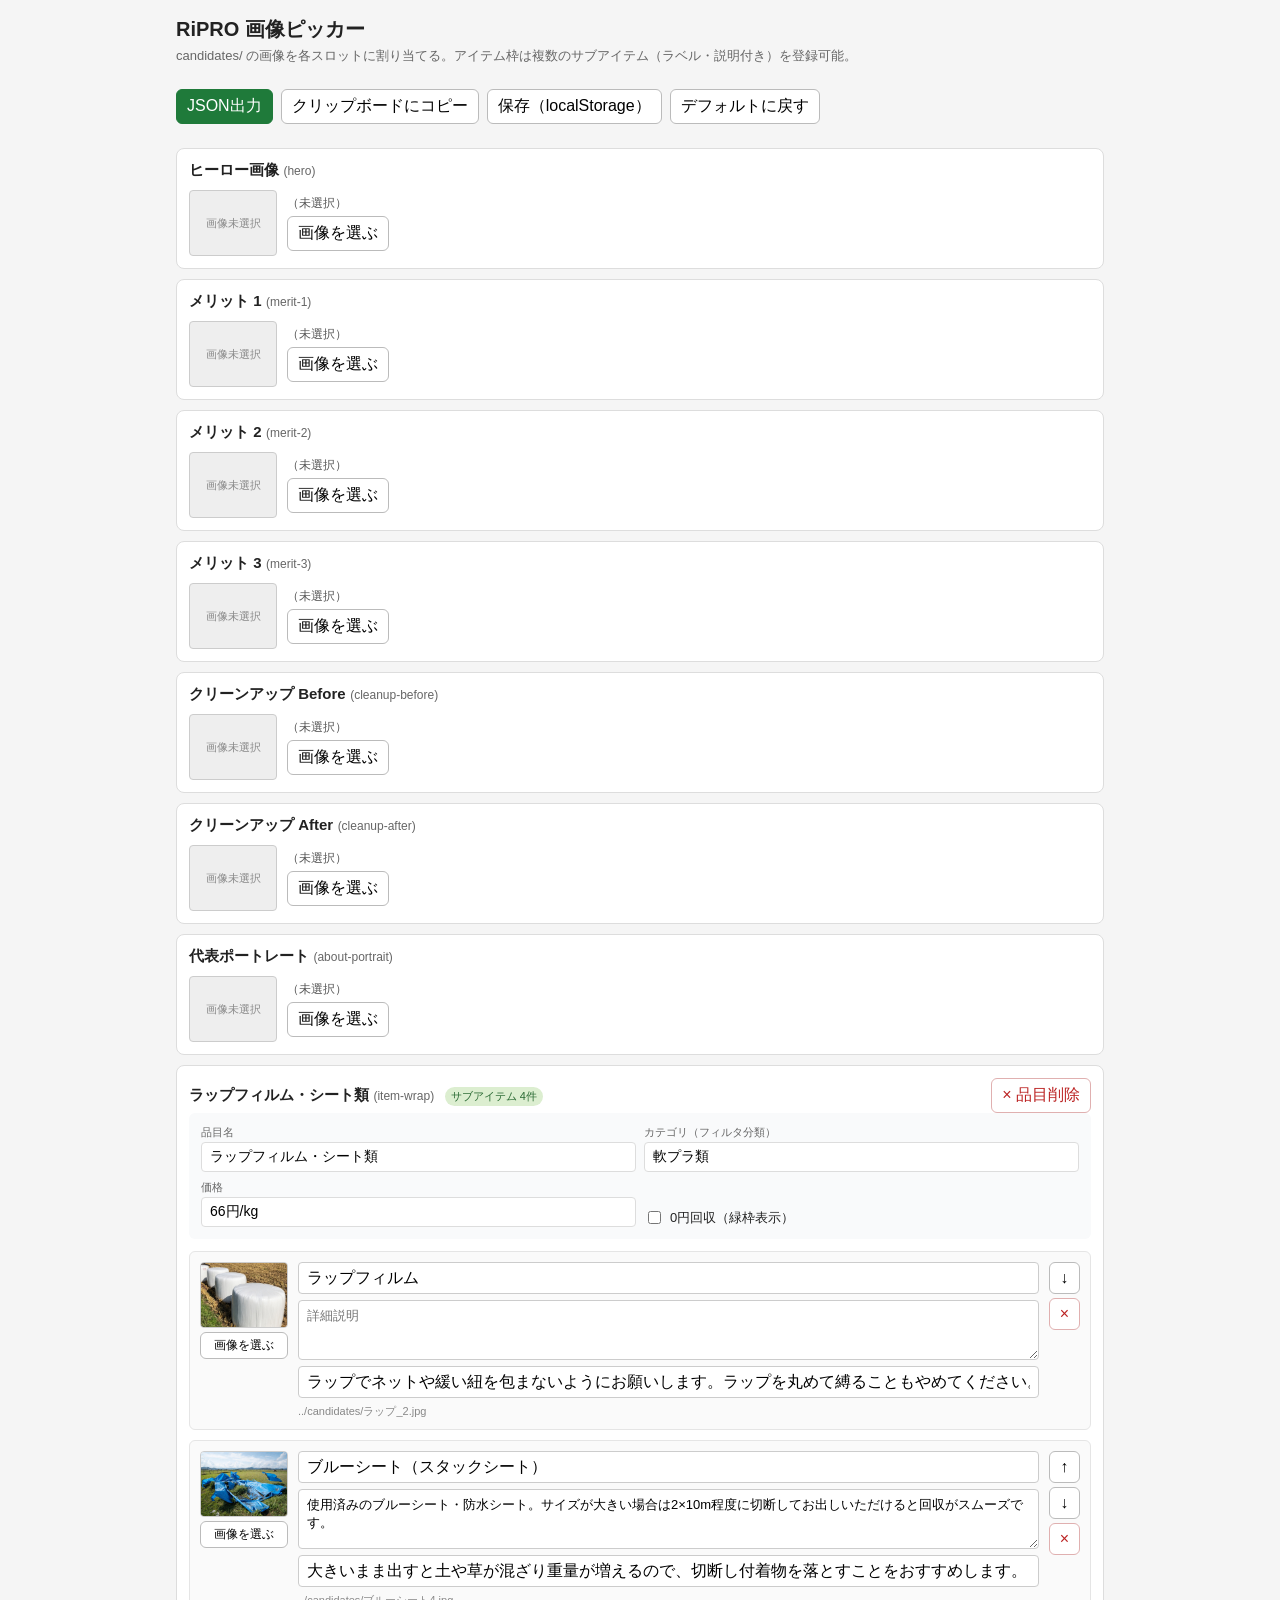
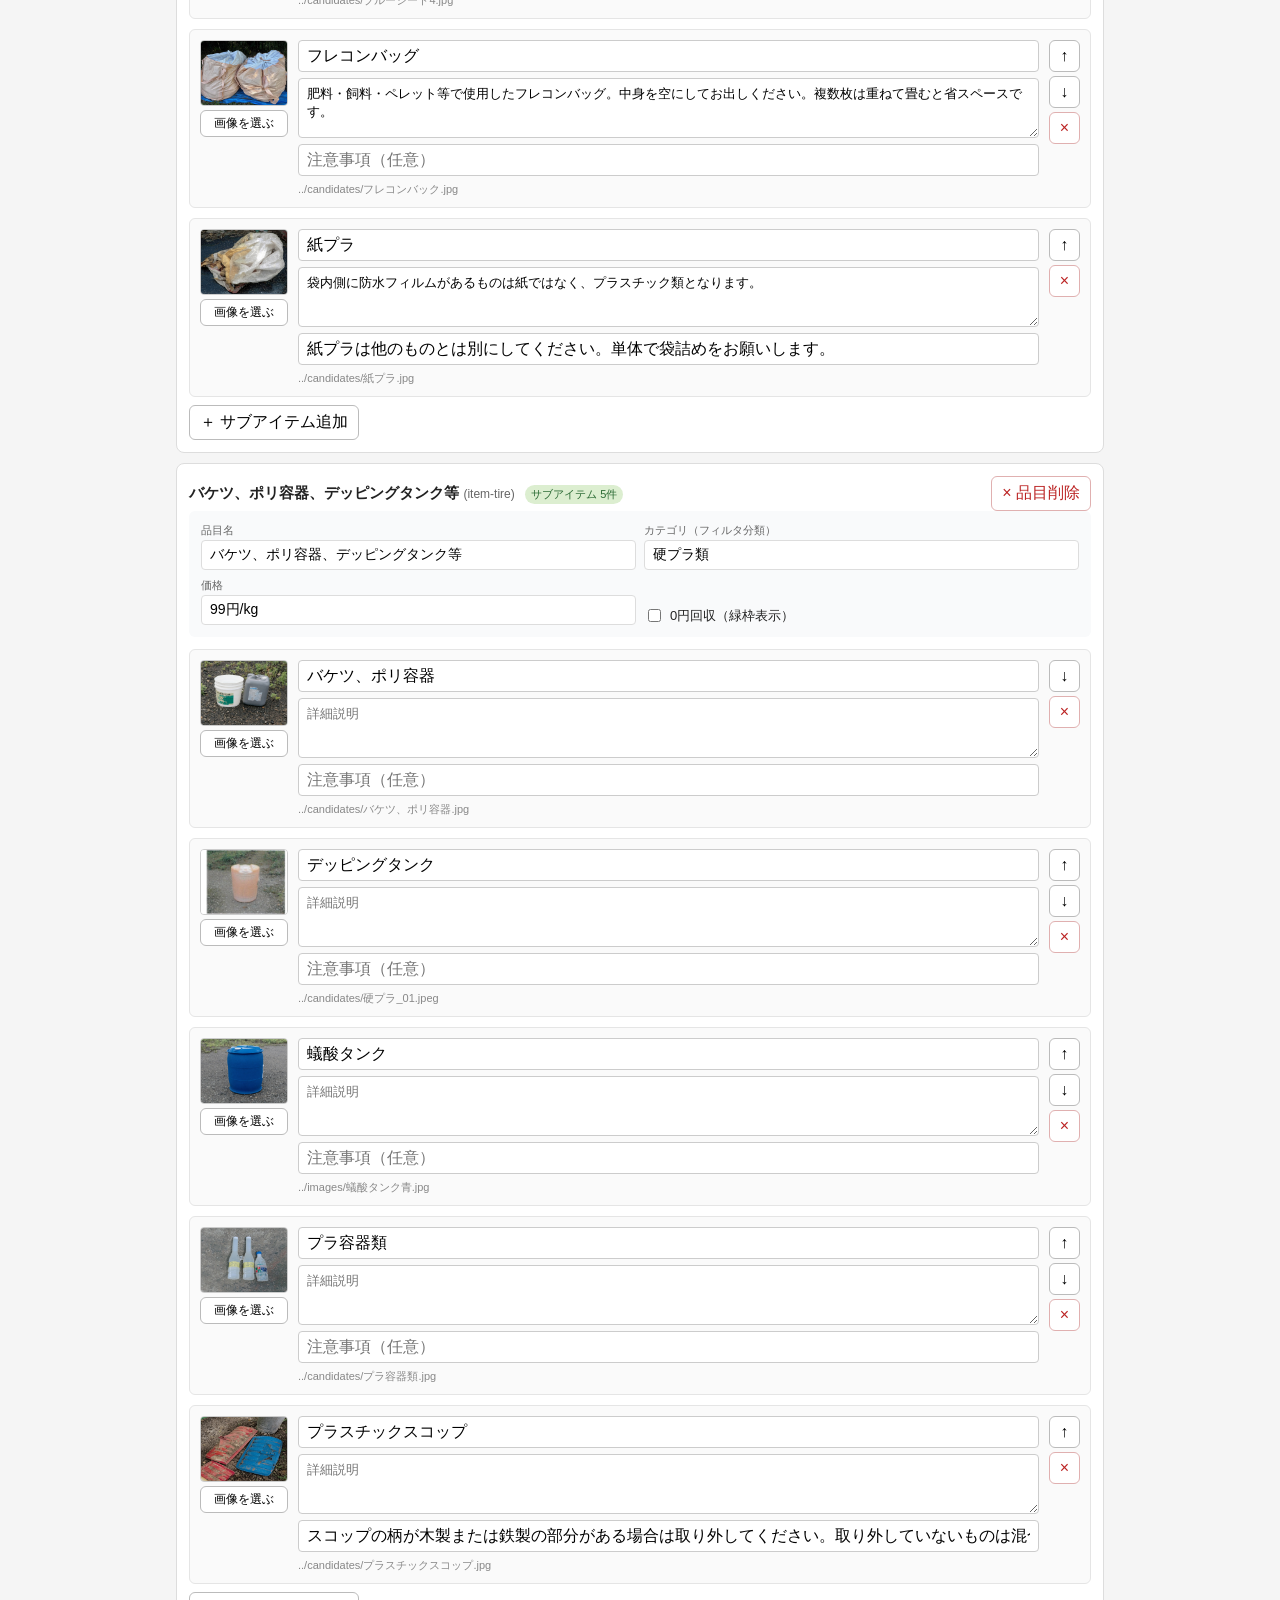
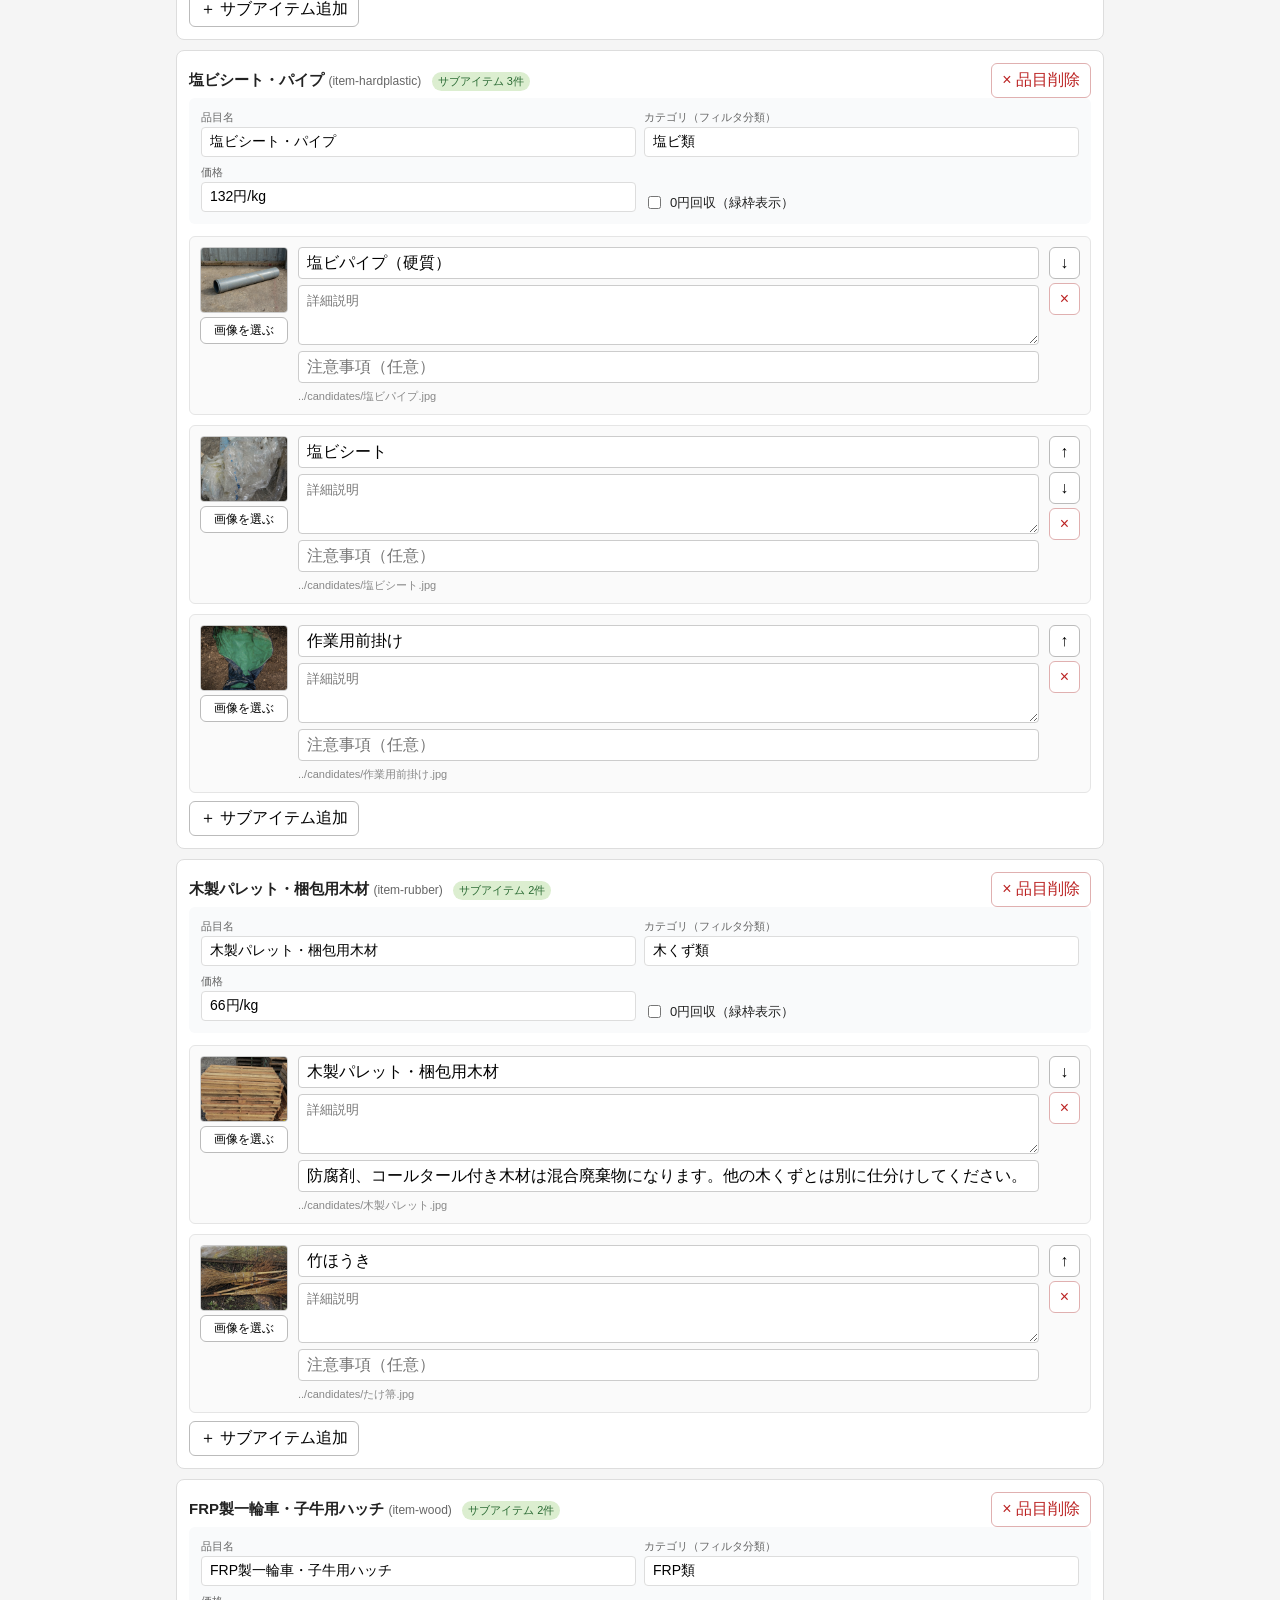
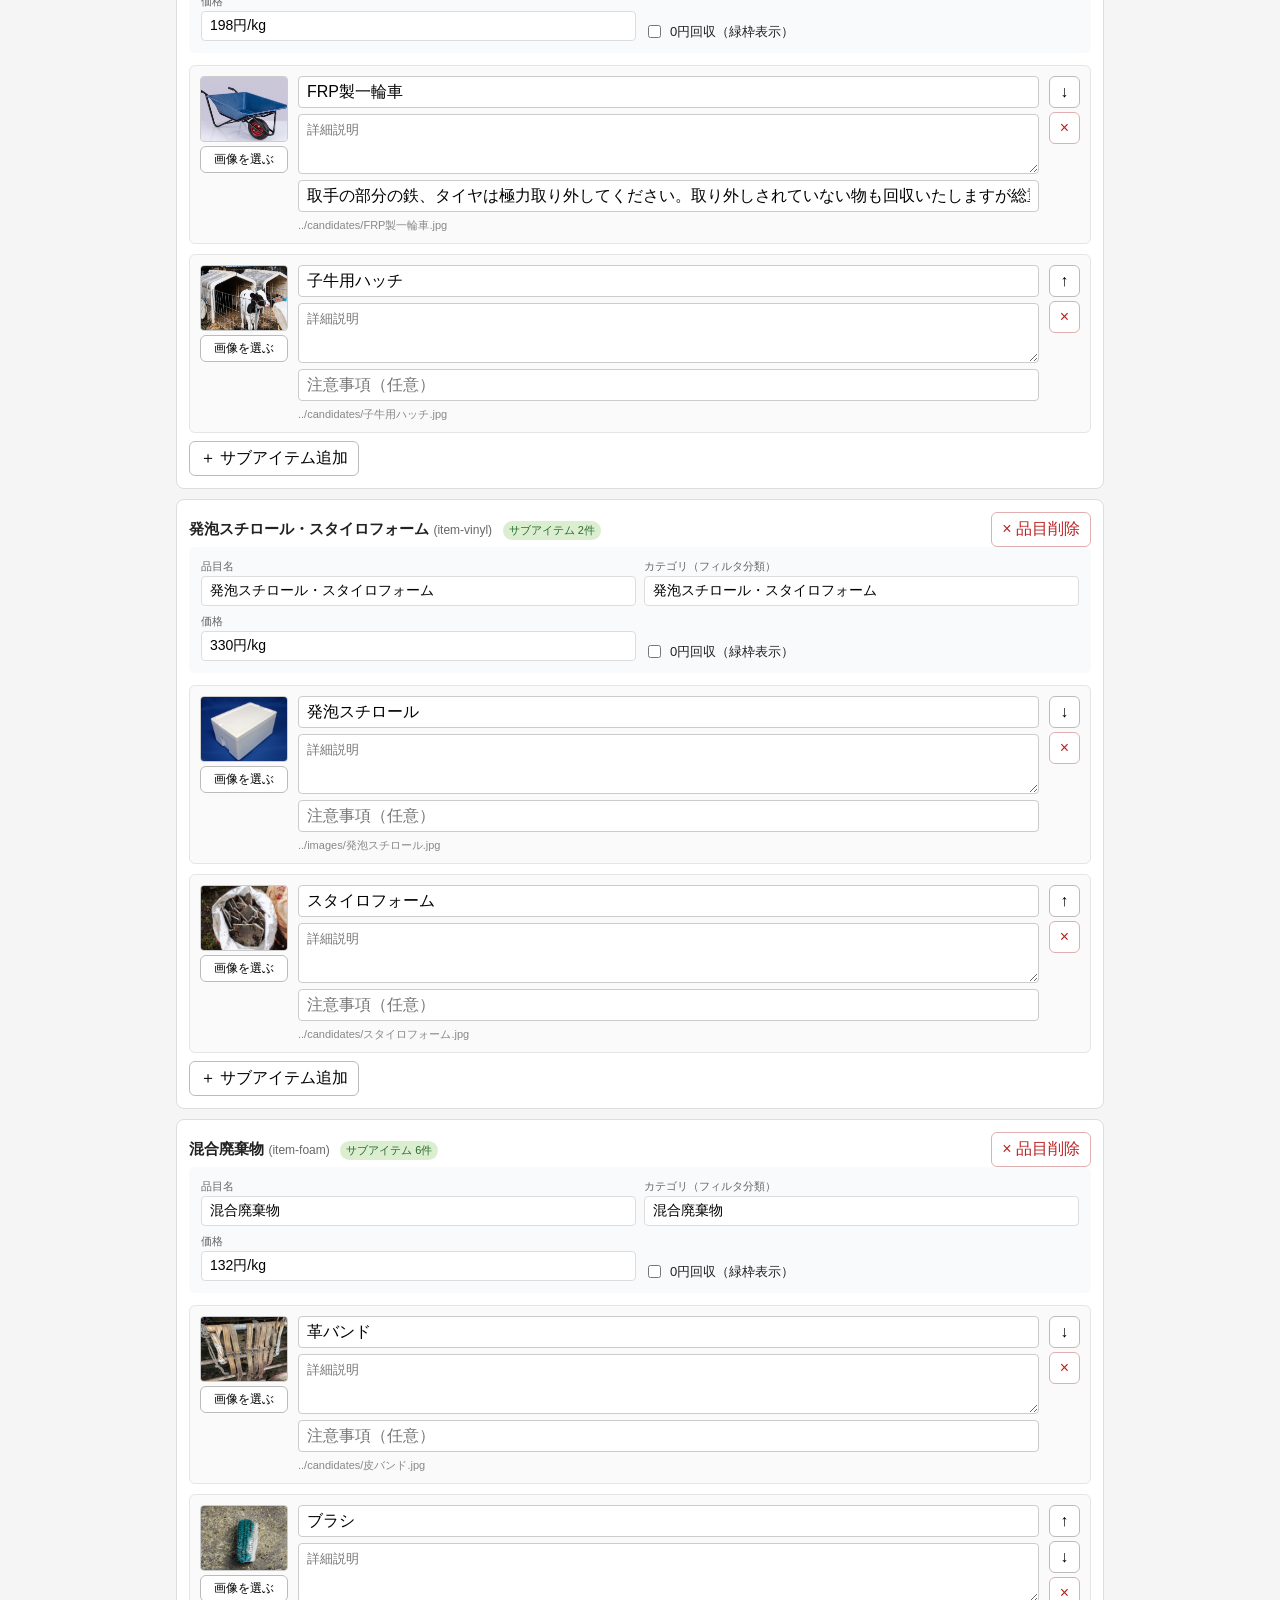
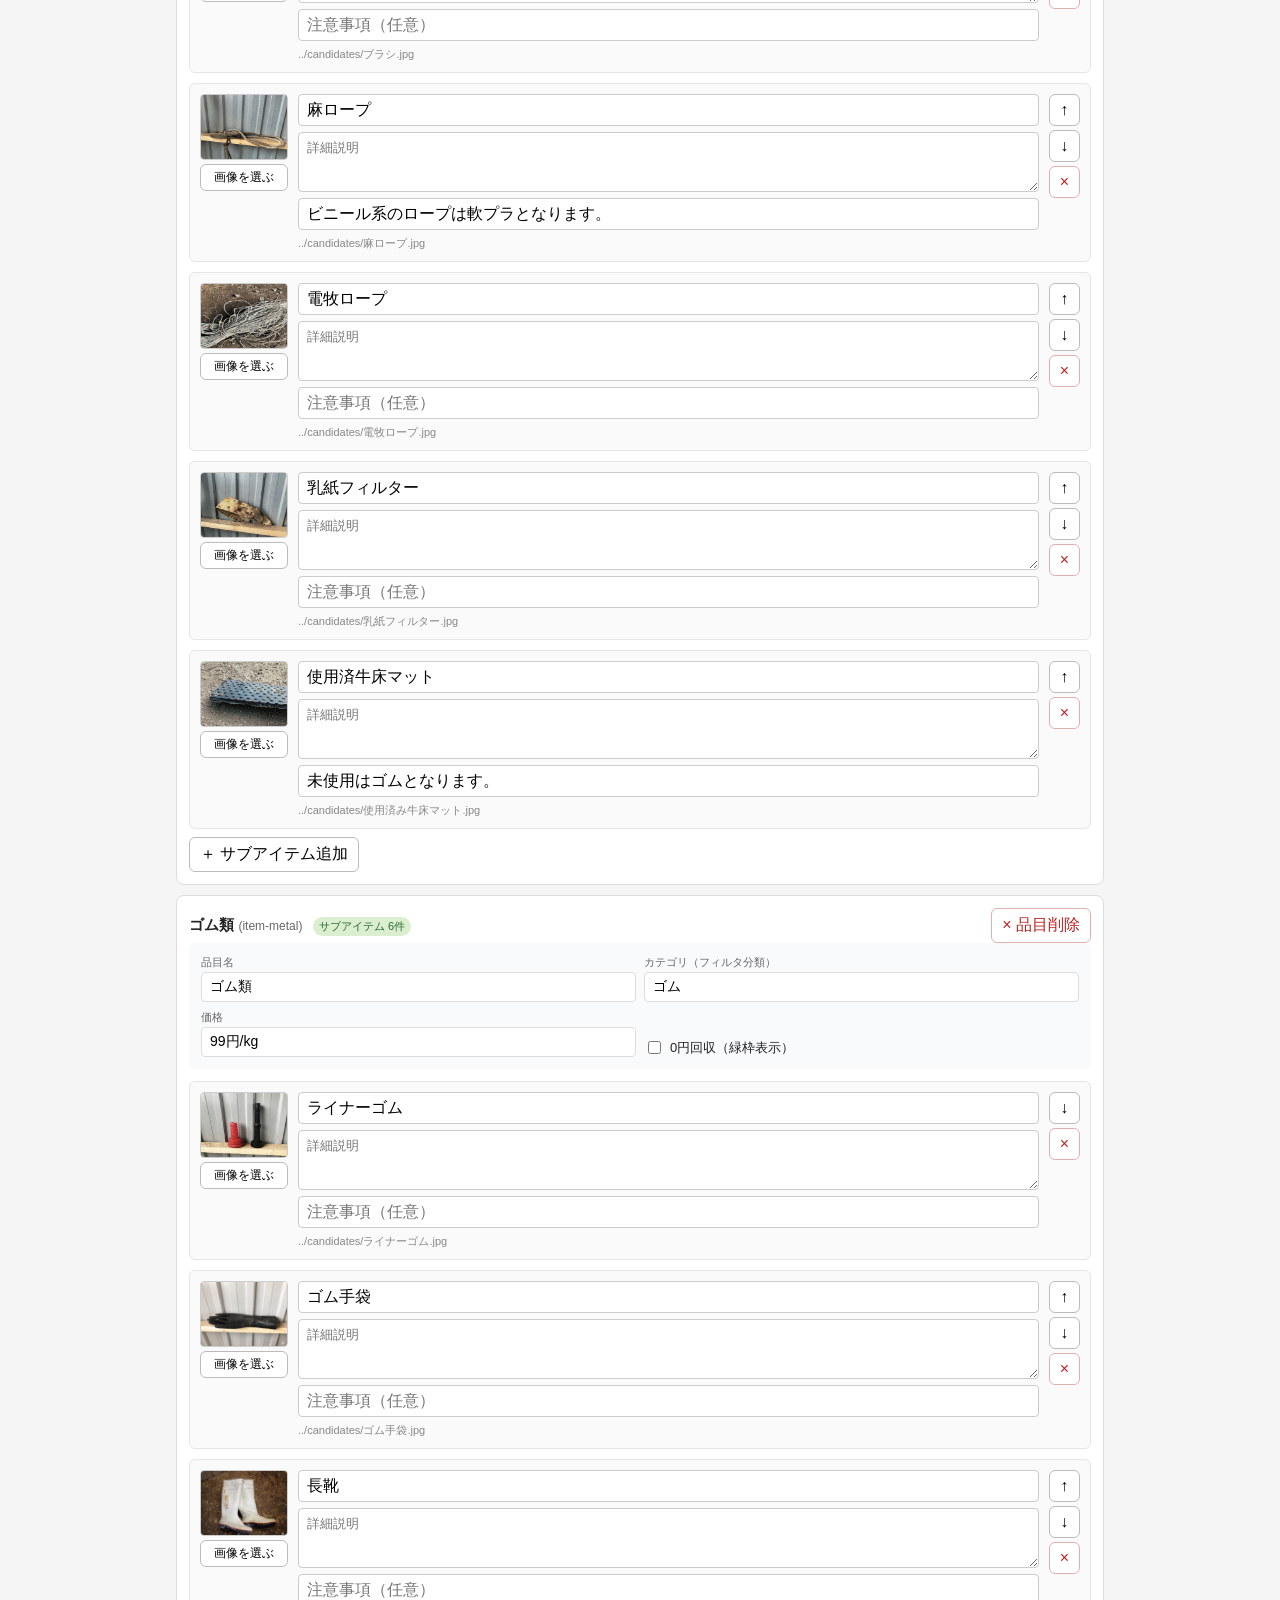
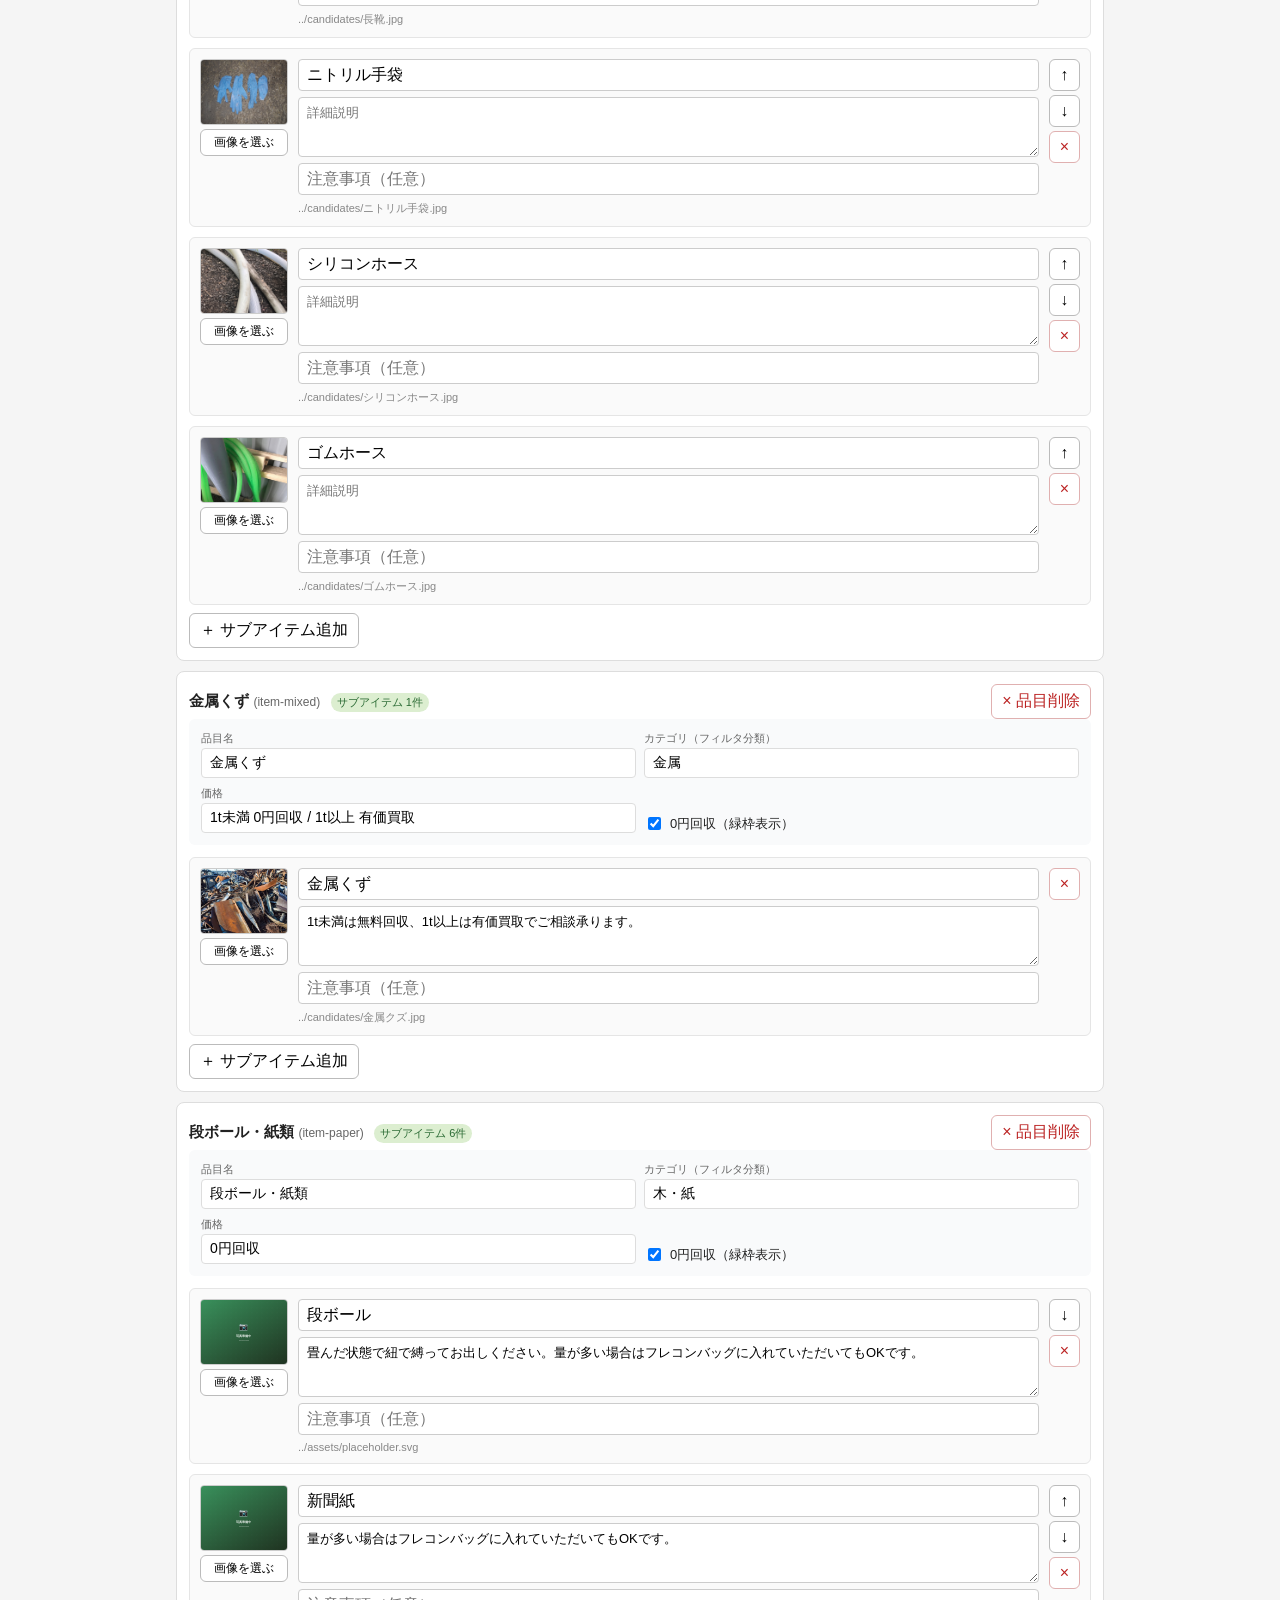
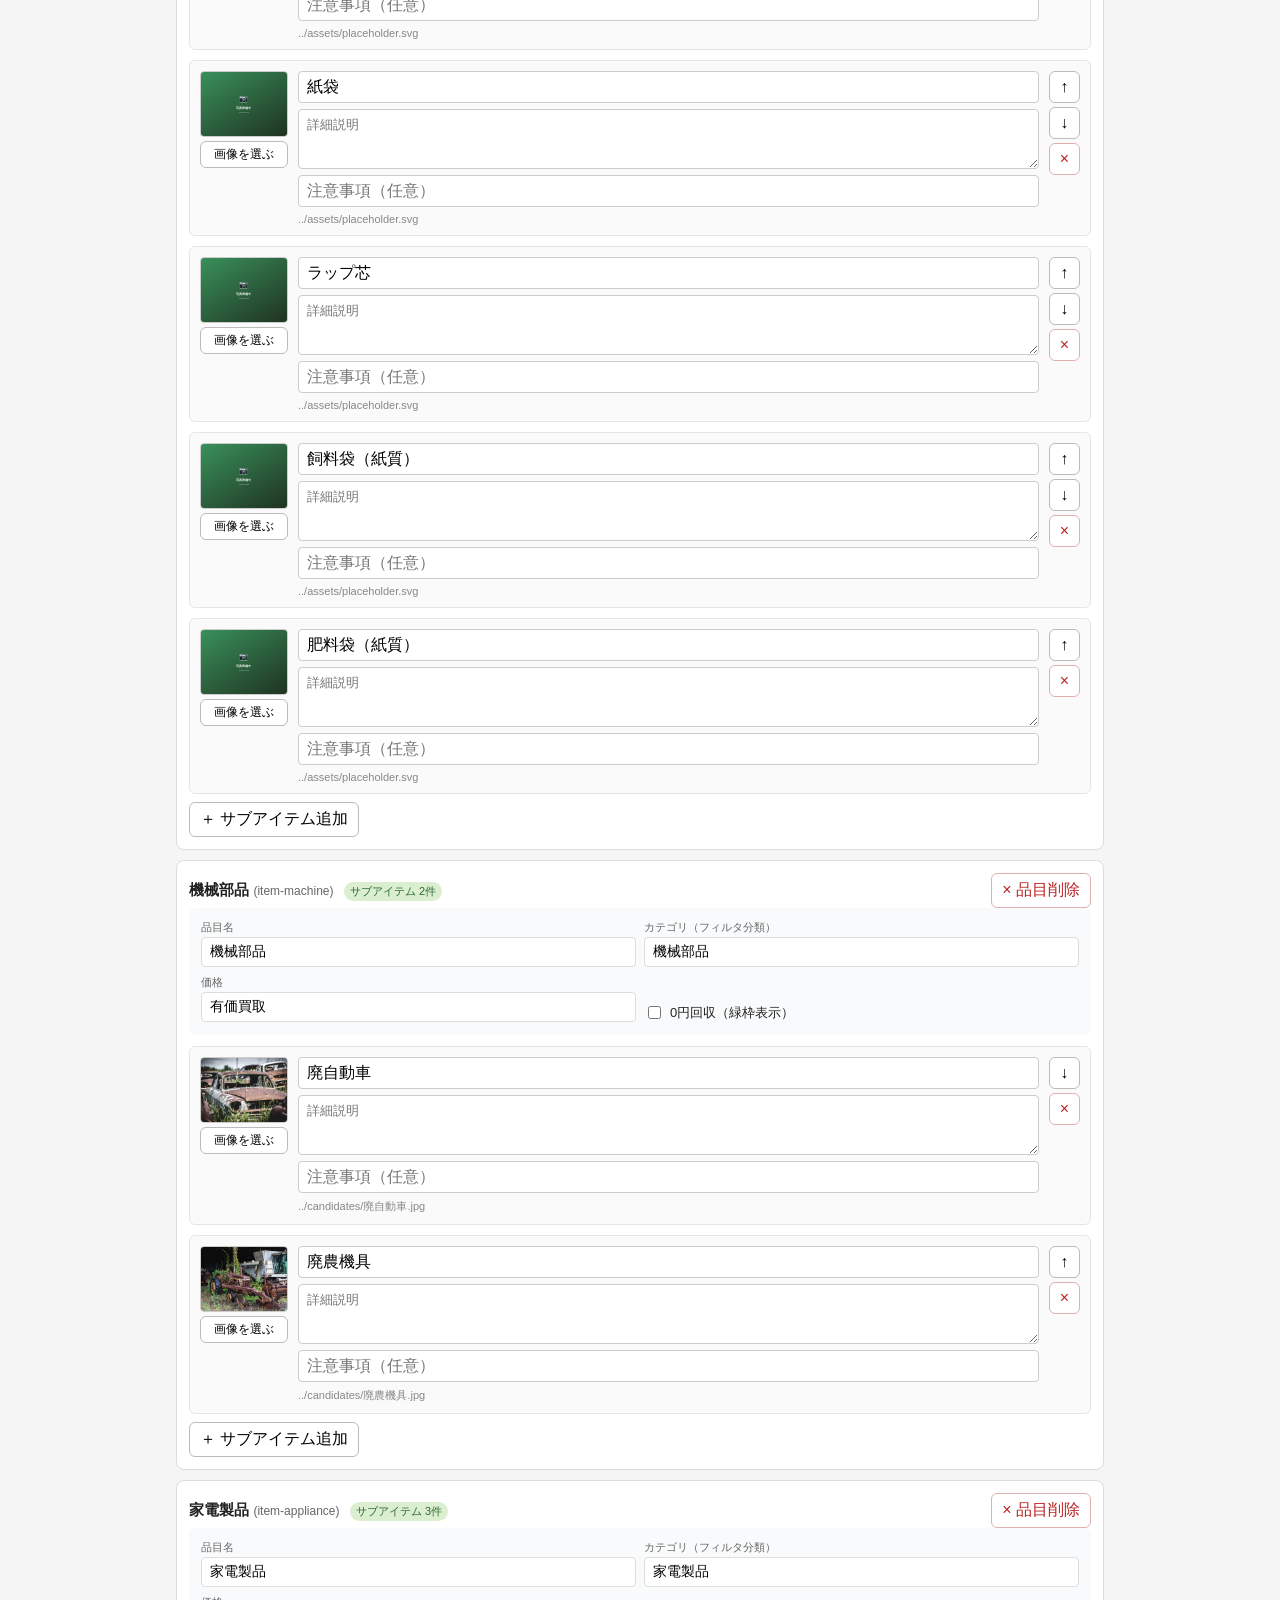
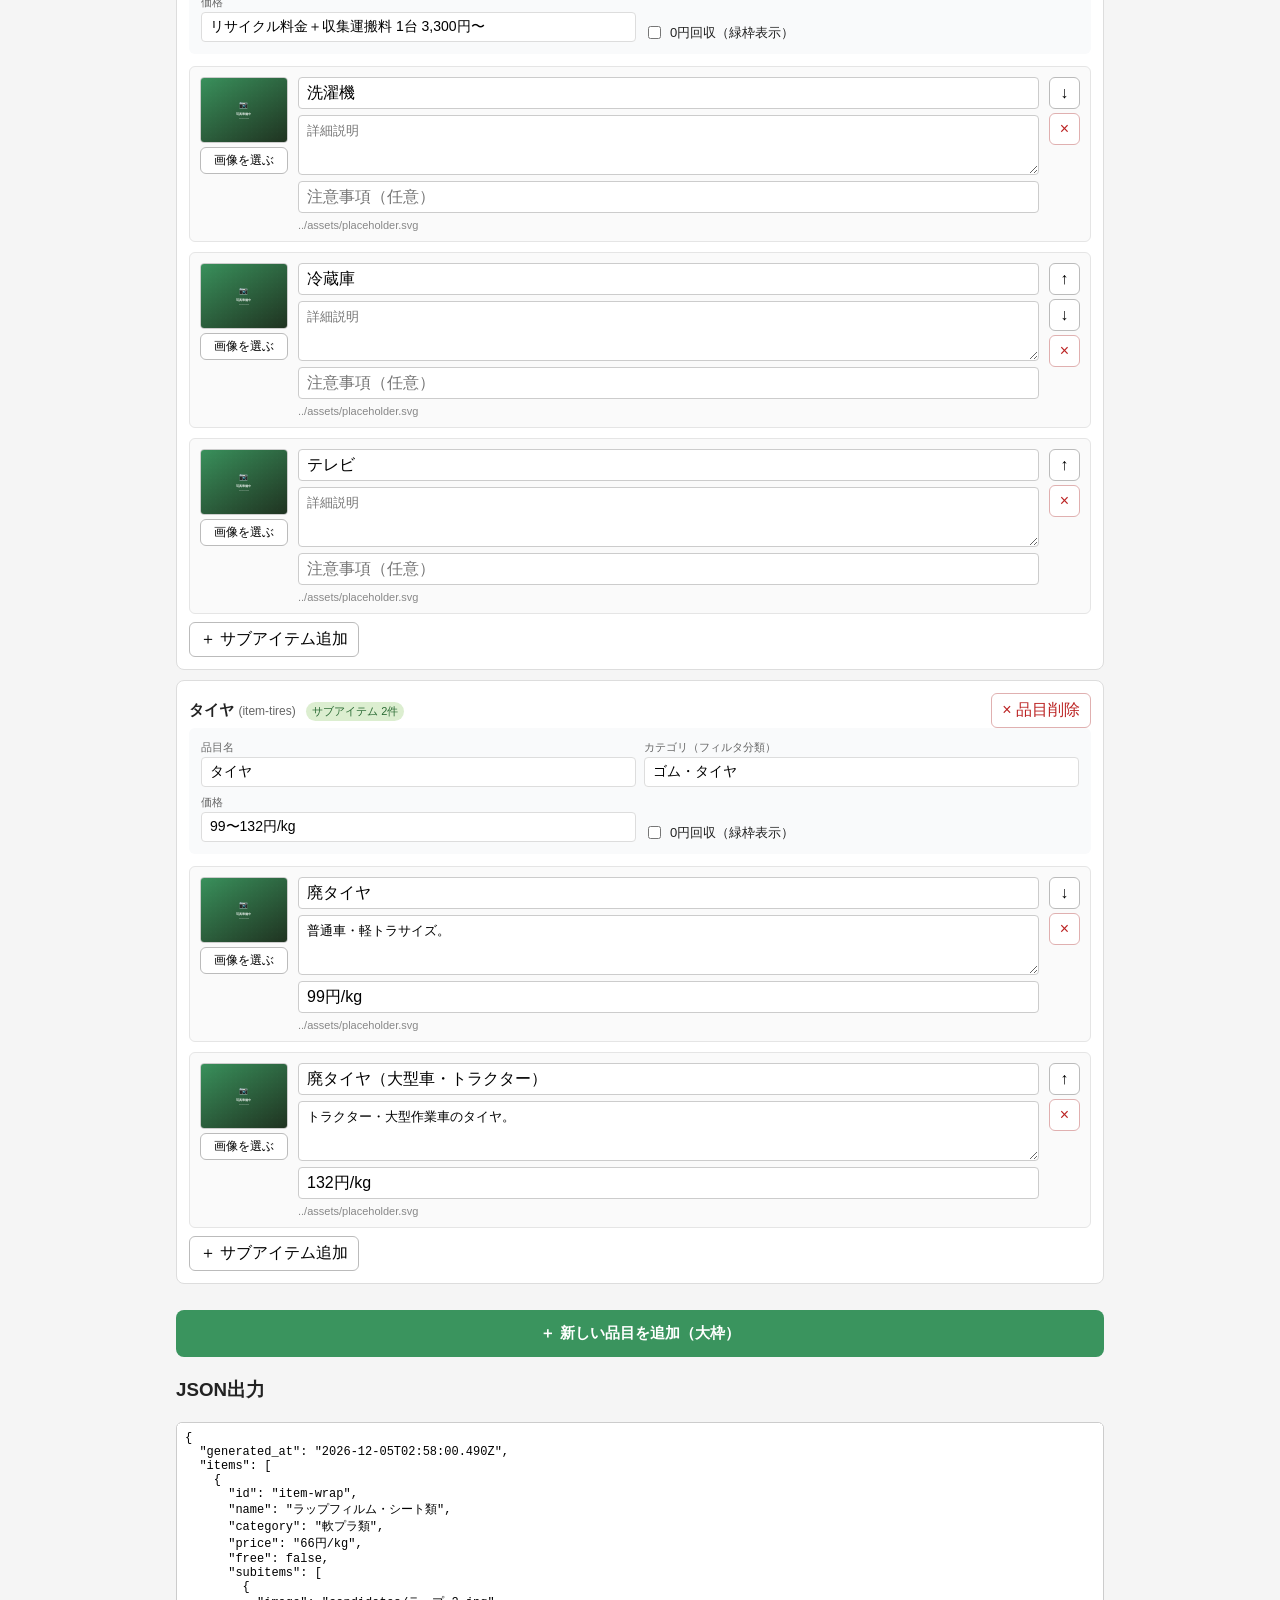
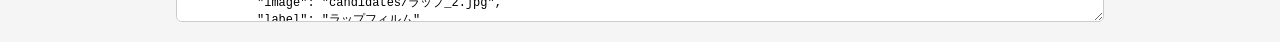
<file: picker/index.html>
<!DOCTYPE html>
<html lang="ja">
<head>
<meta charset="UTF-8">
<meta name="viewport" content="width=device-width, initial-scale=1.0">
<title>RiPRO 画像ピッカー</title>
<style>
  * { box-sizing: border-box; }
  body {
    margin: 0;
    font-family: -apple-system, BlinkMacSystemFont, "Hiragino Sans", sans-serif;
    background: #f5f5f5;
    color: #222;
    padding: 16px;
    max-width: 960px;
    margin: 0 auto;
  }
  h1 { font-size: 20px; margin: 0 0 4px; }
  .sub { color: #666; font-size: 13px; margin-bottom: 16px; }
  .toolbar {
    display: flex;
    gap: 8px;
    flex-wrap: wrap;
    margin-bottom: 16px;
    position: sticky;
    top: 0;
    background: #f5f5f5;
    padding: 8px 0;
    z-index: 5;
  }
  button {
    font: inherit;
    border: 1px solid #bbb;
    background: #fff;
    padding: 6px 10px;
    border-radius: 6px;
    cursor: pointer;
  }
  button.primary { background: #1f7a3a; color: #fff; border-color: #1f7a3a; }
  button.danger { color: #b22; border-color: #e0b0b0; }
  button:hover { background: #eee; }
  button.primary:hover { background: #175a2c; }

  .slot {
    background: #fff;
    border: 1px solid #ddd;
    border-radius: 8px;
    padding: 12px;
    margin-bottom: 10px;
  }
  .slot-header {
    display: flex;
    align-items: center;
    justify-content: space-between;
    gap: 8px;
    flex-wrap: wrap;
  }
  .slot-title { font-weight: 600; font-size: 15px; }
  .slot-meta { font-size: 12px; color: #666; }
  .badge {
    display: inline-block;
    font-size: 11px;
    padding: 2px 6px;
    border-radius: 10px;
    margin-left: 6px;
    background: #eee;
    color: #555;
  }
  .badge.changed { background: #ffe5b4; color: #8a5a00; }
  .badge.count { background: #dceed0; color: #2a6a33; }

  .single-row {
    display: flex;
    gap: 10px;
    align-items: center;
    margin-top: 10px;
  }
  .thumb {
    width: 88px;
    height: 66px;
    background: #eee;
    border: 1px solid #ccc;
    border-radius: 4px;
    display: flex;
    align-items: center;
    justify-content: center;
    overflow: hidden;
    flex-shrink: 0;
    font-size: 11px;
    color: #888;
    text-align: center;
  }
  .thumb img { width: 100%; height: 100%; object-fit: cover; }

  .subitems { margin-top: 10px; display: flex; flex-direction: column; gap: 10px; }
  .subitem {
    background: #fafafa;
    border: 1px solid #e5e5e5;
    border-radius: 6px;
    padding: 10px;
    display: grid;
    grid-template-columns: 88px 1fr auto;
    gap: 10px;
    align-items: start;
  }
  .subitem .fields { display: flex; flex-direction: column; gap: 6px; min-width: 0; }
  .subitem .actions { display: flex; flex-direction: column; gap: 4px; align-items: stretch; }
  .subitem input[type=text], .subitem textarea {
    font: inherit;
    border: 1px solid #ccc;
    border-radius: 4px;
    padding: 6px 8px;
    width: 100%;
  }
  .subitem textarea { resize: vertical; min-height: 60px; font-size: 13px; }
  .subitem .image-col { display: flex; flex-direction: column; gap: 4px; }
  .subitem .image-col button { font-size: 12px; padding: 4px 6px; }
  .add-sub { margin-top: 8px; }

  @media (max-width: 520px) {
    .subitem { grid-template-columns: 72px 1fr; }
    .subitem .actions { grid-column: 1 / -1; flex-direction: row; justify-content: flex-end; flex-wrap: wrap; }
    .thumb { width: 72px; height: 54px; }
  }

  /* Modal */
  .modal-backdrop {
    position: fixed; inset: 0;
    background: rgba(0,0,0,0.5);
    display: none;
    align-items: center;
    justify-content: center;
    z-index: 100;
    padding: 16px;
  }
  .modal-backdrop.open { display: flex; }
  .modal {
    background: #fff;
    border-radius: 8px;
    width: 100%;
    max-width: 900px;
    max-height: 90vh;
    display: flex;
    flex-direction: column;
    overflow: hidden;
  }
  .modal-head {
    padding: 12px 16px;
    border-bottom: 1px solid #eee;
    display: flex;
    justify-content: space-between;
    align-items: center;
  }
  .modal-body {
    padding: 12px 16px;
    overflow: auto;
  }
  .candidates-grid {
    display: grid;
    grid-template-columns: repeat(auto-fill, minmax(140px, 1fr));
    gap: 10px;
  }
  .candidate {
    border: 1px solid #ddd;
    border-radius: 6px;
    padding: 6px;
    cursor: pointer;
    background: #fff;
    text-align: center;
  }
  .candidate:hover { border-color: #1f7a3a; }
  .candidate img { width: 100%; height: 100px; object-fit: cover; border-radius: 4px; }
  .candidate .fname { font-size: 11px; margin-top: 4px; word-break: break-all; }

  .output-area {
    width: 100%;
    min-height: 200px;
    font-family: ui-monospace, Menlo, monospace;
    font-size: 12px;
    padding: 8px;
    border: 1px solid #ccc;
    border-radius: 6px;
  }

  /* Upload drop zone (local dev only) */
  .upload-zone {
    border: 2px dashed #1f7a3a;
    background: #f0fdf4;
    border-radius: 8px;
    padding: 18px;
    text-align: center;
    margin-bottom: 16px;
    cursor: pointer;
    transition: background 0.15s;
  }
  .upload-zone.drag-over { background: #dcfce7; border-color: #15803d; }
  .upload-zone .uz-title { font-weight: 600; color: #1f7a3a; }
  .upload-zone .uz-sub { font-size: 12px; color: #555; margin-top: 4px; }
  .upload-log {
    font-size: 12px;
    margin-top: 8px;
    max-height: 120px;
    overflow-y: auto;
    text-align: left;
    background: #fff;
    border-radius: 4px;
    padding: 6px 8px;
    display: none;
  }
  .upload-log.has-content { display: block; }
  .upload-log .ok { color: #1f7a3a; }
  .upload-log .err { color: #b22; }
</style>
</head>
<body>

<h1>RiPRO 画像ピッカー</h1>
<div class="sub">candidates/ の画像を各スロットに割り当てる。アイテム枠は複数のサブアイテム（ラベル・説明付き）を登録可能。</div>

<div class="upload-zone" id="upload-zone" style="display:none;">
  <div class="uz-title">📥 画像をアップロード</div>
  <div class="uz-sub">ここにドラッグ＆ドロップ、またはクリックしてファイル選択<br>（複数同時OK・PNG/JPG/JPEG/WEBP/GIF）</div>
  <input type="file" id="upload-input" accept="image/*" multiple style="display:none;">
  <div class="upload-log" id="upload-log"></div>
</div>

<div class="toolbar">
  <button class="primary" id="btn-export">JSON出力</button>
  <button id="btn-copy">クリップボードにコピー</button>
  <button id="btn-save">保存（localStorage）</button>
  <button id="btn-reset">デフォルトに戻す</button>
</div>

<div id="slots"></div>

<h3 style="margin-top:20px">JSON出力</h3>
<textarea class="output-area" id="output" readonly></textarea>

<!-- modal -->
<div class="modal-backdrop" id="modal">
  <div class="modal">
    <div class="modal-head">
      <strong>画像を選ぶ</strong>
      <button id="modal-close">閉じる</button>
    </div>
    <div class="modal-body">
      <div style="margin-bottom:8px;">
        <button data-filter="all" class="filter-btn primary">すべて</button>
        <button data-filter="対応品目" class="filter-btn">対応品目</button>
        <button data-filter="現場" class="filter-btn">現場</button>
        <button data-filter="clear">選択解除（画像なし）</button>
      </div>
      <div class="candidates-grid" id="candidates-grid"></div>
    </div>
  </div>
</div>

<script src="../js/items-data.js"></script>
<script>
const STORAGE_KEY = 'ripro_picker_assignments_v4';
const OLD_STORAGE_KEY = 'ripro_picker_assignments_v3';

const SINGLE_SLOTS = [
  { id: 'hero', name: 'ヒーロー画像' },
  { id: 'merit-1', name: 'メリット 1' },
  { id: 'merit-2', name: 'メリット 2' },
  { id: 'merit-3', name: 'メリット 3' },
  { id: 'cleanup-before', name: 'クリーンアップ Before' },
  { id: 'cleanup-after', name: 'クリーンアップ After' },
  { id: 'about-portrait', name: '代表ポートレート' },
];

// Build ITEM_DEFAULTS dynamically from shared items-data.js (window.RIPRO_ITEMS)
// This ensures HP and picker always show the same content.
// Image paths in items-data.js are relative to site/, so we prefix "../" since picker is in site/picker/.
const ITEM_DEFAULTS = {};
(window.RIPRO_ITEMS || []).forEach(item => {
  if (!item.id) return;
  ITEM_DEFAULTS[item.id] = {
    name: item.name,
    category: item.category || '',
    price: item.price || '',
    free: !!item.free,
    subitems: item.subitems.map(si => ({
      image: si.image && !si.image.startsWith('http') && !si.image.startsWith('../')
        ? '../' + si.image
        : si.image,
      label: si.label || '',
      desc: si.desc || '',
      note: si.note || ''
    }))
  };
});

// Maintain order from items-data.js. New items added by user appended at end.
let itemSlotIds = Object.keys(ITEM_DEFAULTS);

// Known categories (filter chip values). Users can also type new ones freely.
const KNOWN_CATEGORIES = ['プラ・樹脂', 'ゴム・タイヤ', '金属', '木・紙', '混合廃棄物'];

// state
let candidates = [];
let state = {}; // { slotId: string|null for single, { subitems:[...] } for items }
let modalCallback = null;
let modalFilter = 'all';

function defaultState() {
  const s = { _itemOrder: [...itemSlotIds] };
  SINGLE_SLOTS.forEach(sl => s[sl.id] = null);
  itemSlotIds.forEach(id => {
    const d = ITEM_DEFAULTS[id];
    s[id] = {
      name: d.name,
      category: d.category,
      price: d.price,
      free: d.free,
      subitems: d.subitems.map(si => ({ ...si }))
    };
  });
  return s;
}

function loadState() {
  try {
    const raw = localStorage.getItem(STORAGE_KEY);
    if (raw) {
      const parsed = JSON.parse(raw);
      const base = defaultState();
      // restore _itemOrder if user added/reordered
      if (Array.isArray(parsed._itemOrder)) {
        itemSlotIds = parsed._itemOrder;
        base._itemOrder = parsed._itemOrder;
      }
      // restore each slot's full data
      Object.keys(parsed).forEach(k => {
        if (k === '_itemOrder') return;
        if (parsed[k] !== undefined) base[k] = parsed[k];
      });
      return base;
    }
  } catch (e) { console.warn('load failed', e); }
  return defaultState();
}

function saveState() {
  localStorage.setItem(STORAGE_KEY, JSON.stringify(state));
  flash('保存しました');
}

function flash(msg) {
  const t = document.createElement('div');
  t.textContent = msg;
  t.style.cssText = 'position:fixed;bottom:16px;left:50%;transform:translateX(-50%);background:#222;color:#fff;padding:8px 16px;border-radius:6px;z-index:200;font-size:13px;';
  document.body.appendChild(t);
  setTimeout(() => t.remove(), 1500);
}

async function loadCandidates() {
  try {
    const res = await fetch('../candidates/manifest.json');
    const m = await res.json();
    candidates = m.candidates || [];
  } catch (e) {
    console.error(e);
    candidates = [];
  }
}

function candidateSrc(filename) {
  if (!filename) return null;
  if (filename.startsWith('../')) return filename; // default img path
  return '../candidates/' + filename;
}

function render() {
  const container = document.getElementById('slots');
  container.innerHTML = '';

  SINGLE_SLOTS.forEach(sl => {
    container.appendChild(renderSingleSlot(sl));
  });
  itemSlotIds.forEach(id => {
    container.appendChild(renderItemSlot(id));
  });

  // 「新しい品目を追加」ボタン
  const addBtn = document.createElement('button');
  addBtn.className = 'add-sub';
  addBtn.style.cssText = 'margin-top:16px;padding:14px;font-size:15px;font-weight:700;background:#3a945e;color:#fff;border:none;border-radius:8px;width:100%;cursor:pointer;';
  addBtn.textContent = '＋ 新しい品目を追加（大枠）';
  addBtn.onclick = addNewItem;
  container.appendChild(addBtn);

  updateOutput();
}

function addNewItem() {
  const newId = 'item-custom-' + Date.now();
  state[newId] = {
    name: '新しい品目',
    category: KNOWN_CATEGORIES[0],
    price: '',
    free: false,
    subitems: []
  };
  itemSlotIds.push(newId);
  state._itemOrder = [...itemSlotIds];
  render();
  // Scroll to the new item
  setTimeout(() => {
    const slots = document.querySelectorAll('.slot');
    slots[slots.length - 1]?.scrollIntoView({ behavior: 'smooth', block: 'center' });
  }, 100);
}

function deleteItem(id) {
  if (!confirm(`「${state[id]?.name || id}」を削除します。よろしいですか？`)) return;
  delete state[id];
  itemSlotIds = itemSlotIds.filter(x => x !== id);
  state._itemOrder = [...itemSlotIds];
  render();
}

function renderSingleSlot(sl) {
  const div = document.createElement('div');
  div.className = 'slot';
  const val = state[sl.id];
  const changed = val !== null;

  div.innerHTML = `
    <div class="slot-header">
      <div>
        <span class="slot-title">${sl.name}</span>
        <span class="slot-meta">(${sl.id})</span>
        ${changed ? '<span class="badge changed">変更あり</span>' : ''}
      </div>
    </div>
    <div class="single-row">
      <div class="thumb">${val ? `<img src="${candidateSrc(val)}" alt="">` : '画像未選択'}</div>
      <div style="flex:1;">
        <div style="font-size:12px;color:#555;margin-bottom:4px;">${val ? val : '（未選択）'}</div>
        <button data-act="pick">画像を選ぶ</button>
        ${val ? '<button data-act="clear">クリア</button>' : ''}
      </div>
    </div>
  `;
  div.querySelector('[data-act="pick"]').onclick = () => {
    openModal((chosen) => {
      state[sl.id] = chosen;
      render();
    });
  };
  const clearBtn = div.querySelector('[data-act="clear"]');
  if (clearBtn) clearBtn.onclick = () => { state[sl.id] = null; render(); };

  return div;
}

function renderItemSlot(id) {
  const div = document.createElement('div');
  div.className = 'slot';
  const meta = ITEM_DEFAULTS[id] || { name:'', category:'', price:'', free:false, subitems:[] };
  const cur = state[id] || { name:'新規品目', category:'', price:'', free:false, subitems:[] };
  const count = cur.subitems.length;
  const isCustom = !ITEM_DEFAULTS[id]; // user-added
  const changed = isCustom || JSON.stringify(cur) !== JSON.stringify({...meta});

  // build category datalist options
  const allCats = Array.from(new Set([...KNOWN_CATEGORIES, cur.category].filter(Boolean)));

  div.innerHTML = `
    <div class="slot-header">
      <div style="flex:1;">
        <span class="slot-title">${escapeHtml(cur.name)}</span>
        <span class="slot-meta">(${id})</span>
        <span class="badge count">サブアイテム ${count}件</span>
        ${changed ? '<span class="badge changed">変更あり</span>' : ''}
        ${isCustom ? '<span class="badge" style="background:#fef3c7;color:#92400e;">新規追加</span>' : ''}
      </div>
      <button class="danger" data-act="delete-item" title="この品目を削除" style="margin-left:auto;">× 品目削除</button>
    </div>

    <div class="item-meta-fields" style="display:grid;grid-template-columns:1fr 1fr;gap:8px;padding:12px;background:#f9fafb;border-radius:6px;margin-bottom:12px;">
      <div>
        <label style="font-size:11px;color:#666;display:block;margin-bottom:2px;">品目名</label>
        <input type="text" data-mf="name" value="${escapeAttr(cur.name)}" style="width:100%;padding:6px 8px;border:1px solid #ddd;border-radius:4px;font-size:14px;">
      </div>
      <div>
        <label style="font-size:11px;color:#666;display:block;margin-bottom:2px;">カテゴリ（フィルタ分類）</label>
        <input type="text" data-mf="category" value="${escapeAttr(cur.category)}" list="category-list-${id}" placeholder="プラ・樹脂 など" style="width:100%;padding:6px 8px;border:1px solid #ddd;border-radius:4px;font-size:14px;">
        <datalist id="category-list-${id}">
          ${allCats.map(c => `<option value="${escapeAttr(c)}">`).join('')}
        </datalist>
      </div>
      <div>
        <label style="font-size:11px;color:#666;display:block;margin-bottom:2px;">価格</label>
        <input type="text" data-mf="price" value="${escapeAttr(cur.price)}" placeholder="66円/kg, 別途お見積り など" style="width:100%;padding:6px 8px;border:1px solid #ddd;border-radius:4px;font-size:14px;">
      </div>
      <div style="display:flex;align-items:flex-end;">
        <label style="font-size:13px;display:flex;align-items:center;gap:6px;cursor:pointer;">
          <input type="checkbox" data-mf="free" ${cur.free ? 'checked' : ''}>
          0円回収（緑枠表示）
        </label>
      </div>
    </div>

    <div class="subitems" data-subs></div>
    <button class="add-sub" data-act="add">＋ サブアイテム追加</button>
  `;

  const subsEl = div.querySelector('[data-subs]');
  cur.subitems.forEach((si, idx) => {
    subsEl.appendChild(renderSubitem(id, idx, si, cur.subitems.length));
  });

  div.querySelector('[data-act="add"]').onclick = () => {
    cur.subitems.push({ image: null, label: '', desc: '', note: '' });
    state[id] = cur;
    render();
  };

  div.querySelector('[data-act="delete-item"]').onclick = () => deleteItem(id);

  // metadata field inputs
  ['name','category','price'].forEach(f => {
    const el = div.querySelector(`[data-mf="${f}"]`);
    el.oninput = () => {
      cur[f] = el.value;
      state[id] = cur;
      updateOutput();
      // update title without full re-render to keep focus
      if (f === 'name') {
        const titleEl = div.querySelector('.slot-title');
        if (titleEl) titleEl.textContent = el.value;
      }
    };
  });
  const freeEl = div.querySelector('[data-mf="free"]');
  freeEl.onchange = () => {
    cur.free = freeEl.checked;
    state[id] = cur;
    updateOutput();
  };

  return div;
}

function renderSubitem(slotId, idx, si, total) {
  const row = document.createElement('div');
  row.className = 'subitem';
  const imgSrc = si.image ? candidateSrc(si.image) : null;
  row.innerHTML = `
    <div class="image-col">
      <div class="thumb">${imgSrc ? `<img src="${imgSrc}" alt="">` : '画像未選択'}</div>
      <button data-act="pick">画像を選ぶ</button>
    </div>
    <div class="fields">
      <input type="text" data-f="label" placeholder="ラップフィルム など" value="${escapeAttr(si.label || '')}">
      <textarea data-f="desc" rows="3" placeholder="詳細説明">${escapeHtml(si.desc || '')}</textarea>
      <input type="text" data-f="note" placeholder="注意事項（任意）" value="${escapeAttr(si.note || '')}">
      <div style="font-size:11px;color:#888;">${si.image || '（画像未選択）'}</div>
    </div>
    <div class="actions">
      ${idx > 0 ? '<button data-act="up" title="上へ">↑</button>' : ''}
      ${idx < total - 1 ? '<button data-act="down" title="下へ">↓</button>' : ''}
      <button class="danger" data-act="del" title="削除">×</button>
    </div>
  `;

  const cur = state[slotId];

  row.querySelector('[data-act="pick"]').onclick = () => {
    openModal((chosen) => {
      cur.subitems[idx].image = chosen;
      render();
    });
  };
  ['label','desc','note'].forEach(f => {
    const el = row.querySelector(`[data-f="${f}"]`);
    el.oninput = () => {
      cur.subitems[idx][f] = el.value;
      updateOutput();
    };
  });
  row.querySelector('[data-act="del"]').onclick = () => {
    cur.subitems.splice(idx, 1);
    render();
  };
  const upBtn = row.querySelector('[data-act="up"]');
  if (upBtn) upBtn.onclick = () => {
    [cur.subitems[idx-1], cur.subitems[idx]] = [cur.subitems[idx], cur.subitems[idx-1]];
    render();
  };
  const downBtn = row.querySelector('[data-act="down"]');
  if (downBtn) downBtn.onclick = () => {
    [cur.subitems[idx+1], cur.subitems[idx]] = [cur.subitems[idx], cur.subitems[idx+1]];
    render();
  };

  return row;
}

function escapeHtml(s) {
  return (s||'').replace(/[&<>]/g, c => ({'&':'&amp;','<':'&lt;','>':'&gt;'})[c]);
}
function escapeAttr(s) {
  return (s||'').replace(/[&<>"]/g, c => ({'&':'&amp;','<':'&lt;','>':'&gt;','"':'&quot;'})[c]);
}

// Modal
function openModal(cb) {
  modalCallback = cb;
  modalFilter = 'all';
  renderCandidates();
  document.getElementById('modal').classList.add('open');
}
function closeModal() {
  document.getElementById('modal').classList.remove('open');
  modalCallback = null;
}
function renderCandidates() {
  const grid = document.getElementById('candidates-grid');
  grid.innerHTML = '';
  const filtered = modalFilter === 'all'
    ? candidates
    : candidates.filter(c => c.category === modalFilter);
  filtered.forEach(c => {
    const el = document.createElement('div');
    el.className = 'candidate';
    el.innerHTML = `
      <img src="../candidates/${c.file}" alt="" loading="lazy">
      <div class="fname">${c.file}</div>
      <div style="font-size:10px;color:#888;">${c.subcategory || ''}</div>
    `;
    el.onclick = () => {
      if (modalCallback) modalCallback(c.file);
      closeModal();
    };
    grid.appendChild(el);
  });
}

document.getElementById('modal-close').onclick = closeModal;
document.getElementById('modal').onclick = (e) => {
  if (e.target.id === 'modal') closeModal();
};
document.querySelectorAll('.filter-btn').forEach(b => {
  b.onclick = () => {
    modalFilter = b.dataset.filter;
    document.querySelectorAll('.filter-btn').forEach(x => x.classList.remove('primary'));
    b.classList.add('primary');
    renderCandidates();
  };
});
document.querySelector('[data-filter="clear"]').onclick = () => {
  if (modalCallback) modalCallback(null);
  closeModal();
};

// Output
function buildOutput() {
  const assignments = {};
  SINGLE_SLOTS.forEach(sl => { assignments[sl.id] = state[sl.id] || null; });

  // Build full items array preserving order
  const items = [];
  itemSlotIds.forEach(id => {
    const cur = state[id];
    if (!cur) return;
    items.push({
      id,
      name: cur.name || '',
      category: cur.category || '',
      price: cur.price || '',
      free: !!cur.free,
      subitems: (cur.subitems || []).map(si => {
        // strip ../ prefix from candidate paths so it's HP-relative
        let img = si.image || null;
        if (img && img.startsWith('../')) img = img.slice(3);
        const o = { image: img, label: si.label || '', desc: si.desc || '' };
        if (si.note) o.note = si.note;
        return o;
      })
    });
    // Also keep backward-compat assignment entry
    assignments[id] = items[items.length - 1];
  });

  return {
    generated_at: new Date().toISOString(),
    items,        // ★ 完全な品目リスト（HP反映用）
    assignments   // 個別スロット参照用
  };
}
function updateOutput() {
  document.getElementById('output').value = JSON.stringify(buildOutput(), null, 2);
}

document.getElementById('btn-export').onclick = () => {
  updateOutput();
  const blob = new Blob([document.getElementById('output').value], { type: 'application/json' });
  const a = document.createElement('a');
  a.href = URL.createObjectURL(blob);
  a.download = 'assignments.json';
  a.click();
};
document.getElementById('btn-copy').onclick = async () => {
  updateOutput();
  await navigator.clipboard.writeText(document.getElementById('output').value);
  flash('コピーしました');
};
document.getElementById('btn-save').onclick = saveState;
document.getElementById('btn-reset').onclick = () => {
  if (!confirm('デフォルトに戻します。よろしいですか？')) return;
  itemSlotIds = Object.keys(ITEM_DEFAULTS);
  state = defaultState();
  render();
};

// === Upload (local dev server only) ===
// picker-server.mjs 経由で起動されているときだけドロップゾーンを表示
const isLocalDev = ['localhost', '127.0.0.1'].includes(location.hostname);
const uploadZone = document.getElementById('upload-zone');
const uploadInput = document.getElementById('upload-input');
const uploadLog = document.getElementById('upload-log');

if (isLocalDev) {
  uploadZone.style.display = 'block';
  uploadZone.onclick = () => uploadInput.click();
  uploadInput.onchange = (e) => handleFiles([...e.target.files]);

  ['dragenter', 'dragover'].forEach(evt => {
    uploadZone.addEventListener(evt, (e) => {
      e.preventDefault();
      uploadZone.classList.add('drag-over');
    });
  });
  ['dragleave', 'drop'].forEach(evt => {
    uploadZone.addEventListener(evt, (e) => {
      e.preventDefault();
      uploadZone.classList.remove('drag-over');
    });
  });
  uploadZone.addEventListener('drop', (e) => {
    e.preventDefault();
    const files = [...(e.dataTransfer?.files || [])].filter(f => f.type.startsWith('image/'));
    if (files.length) handleFiles(files);
  });
}

function logLine(msg, kind = 'ok') {
  uploadLog.classList.add('has-content');
  const div = document.createElement('div');
  div.className = kind;
  div.textContent = msg;
  uploadLog.appendChild(div);
  uploadLog.scrollTop = uploadLog.scrollHeight;
}

async function handleFiles(files) {
  for (const file of files) {
    // subcategory を1ファイルずつ手入力
    const defaultSub = file.name.replace(/\.[^.]+$/, '').replace(/_\d+$/, '');
    const sub = prompt(`「${file.name}」の subcategory（分類ラベル）を入力\n例: 廃タイヤ, 段ボール, 八木社長 など`, defaultSub);
    if (sub === null) {
      logLine(`スキップ: ${file.name}`, 'err');
      continue;
    }
    try {
      const res = await fetch('/upload', {
        method: 'POST',
        headers: {
          'Content-Type': file.type || 'application/octet-stream',
          'X-Filename': encodeURIComponent(file.name),
          'X-Subcategory': encodeURIComponent(sub),
        },
        body: file,
      });
      const json = await res.json();
      if (!res.ok) throw new Error(json.error || res.statusText);
      const renamedNote = json.renamed ? ` (→ ${json.file} に自動リネーム)` : '';
      logLine(`✓ ${file.name} → ${sub}${renamedNote}`, 'ok');
    } catch (err) {
      logLine(`✗ ${file.name}: ${err.message}`, 'err');
    }
  }
  // candidatesを再読込してピッカーに即反映
  await loadCandidates();
  flash(`画像プールを更新しました（${candidates.length}枚）`);
}

// init
(async function init() {
  await loadCandidates();
  state = loadState();
  render();
})();
</script>
</body>
</html>
</file>
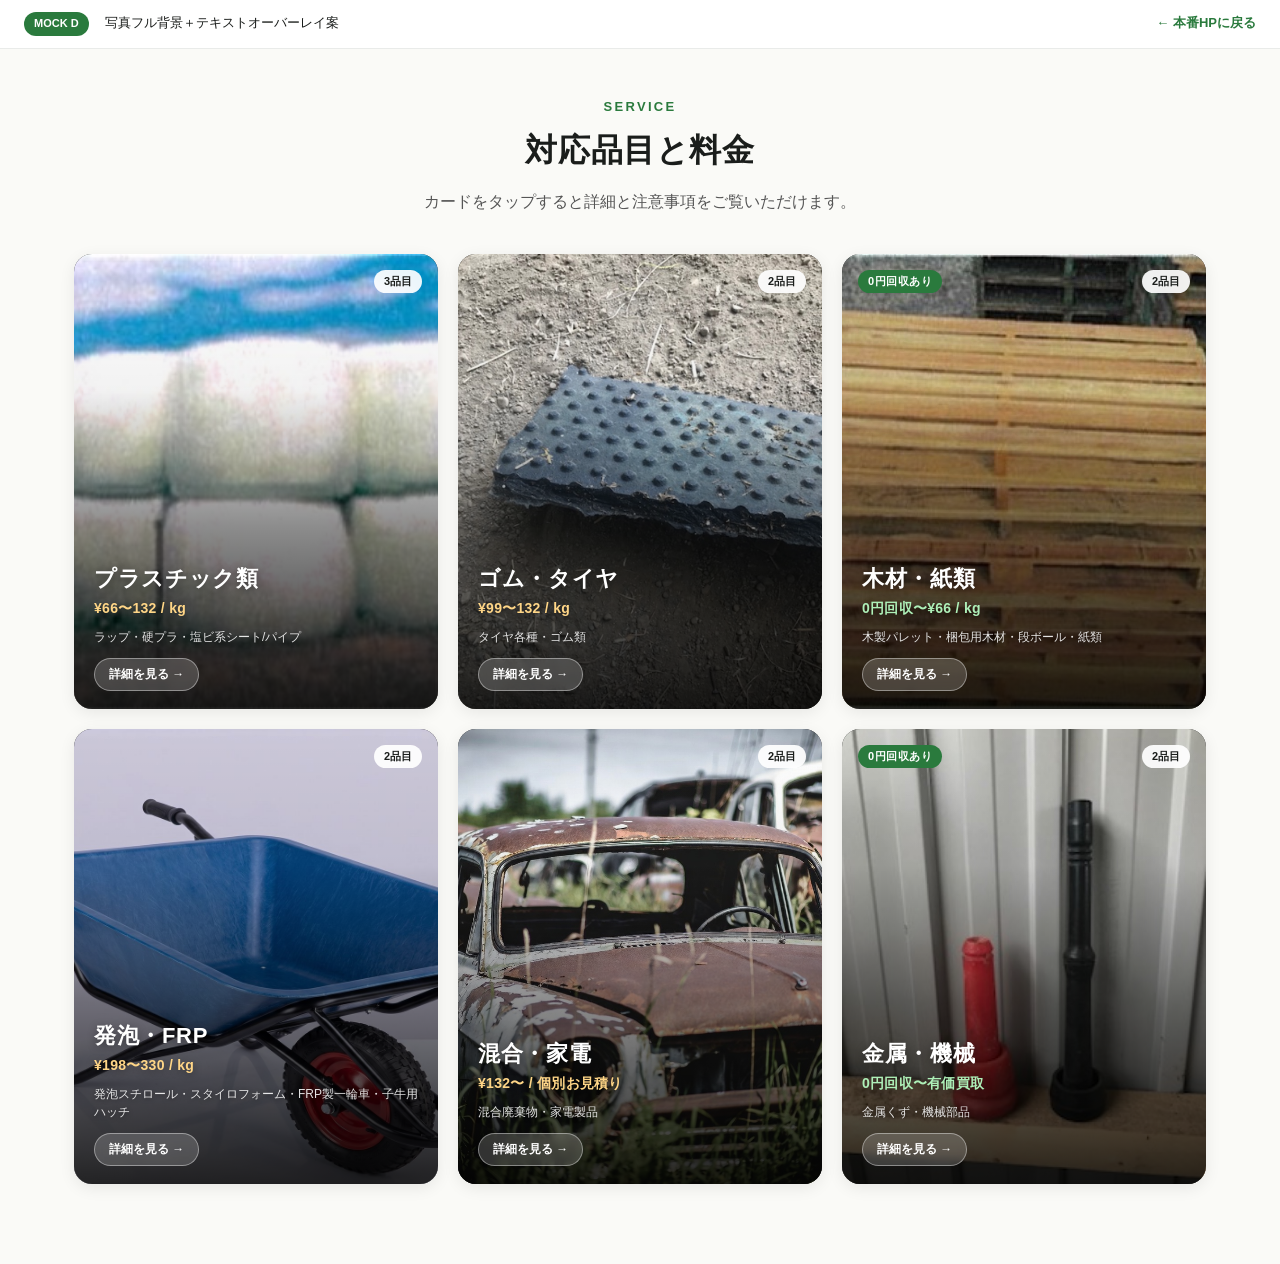
<file: mock-d.html>
<!DOCTYPE html>
<html lang="ja">
<head>
<meta charset="UTF-8">
<meta name="viewport" content="width=device-width, initial-scale=1.0">
<title>Mock D：写真フル背景カード｜RiPRO</title>
<style>
  :root {
    --brand: #2a7a3d;
    --brand-dark: #1f5c2d;
    --accent: #d9542b;
    --ink: #1a1d1b;
    --paper: #fafaf7;
    --gray-2: #e9ebe9;
  }
  * { box-sizing: border-box; }
  body {
    margin: 0;
    font-family: -apple-system, "Hiragino Sans", "Yu Gothic", sans-serif;
    color: var(--ink);
    background: var(--paper);
    line-height: 1.6;
  }
  .topbar {
    padding: 12px 24px;
    background: #fff;
    border-bottom: 1px solid var(--gray-2);
    display: flex;
    gap: 16px;
    align-items: center;
    font-size: 13px;
  }
  .topbar a { color: var(--brand); text-decoration: none; font-weight: 600; }
  .topbar a + a { margin-left: 8px; }
  .topbar-tag {
    padding: 3px 10px;
    background: var(--brand);
    color: #fff;
    border-radius: 999px;
    font-weight: 600;
    font-size: 11px;
  }

  .wrap { max-width: 1180px; margin: 0 auto; padding: 48px 24px 80px; }
  .sec-head { text-align: center; margin-bottom: 40px; }
  .sec-eyebrow {
    color: var(--brand);
    font-weight: 700;
    letter-spacing: .18em;
    font-size: 13px;
    margin: 0 0 8px;
  }
  .sec-title { font-size: 32px; margin: 0 0 12px; letter-spacing: .02em; }
  .sec-desc { color: #555; margin: 0; }

  .grid {
    display: grid;
    grid-template-columns: repeat(3, 1fr);
    gap: 20px;
  }
  @media (max-width: 880px) {
    .grid { grid-template-columns: repeat(2, 1fr); }
  }
  @media (max-width: 560px) {
    .grid { grid-template-columns: 1fr; }
  }

  .cat {
    position: relative;
    display: block;
    aspect-ratio: 4 / 5;
    border-radius: 18px;
    overflow: hidden;
    cursor: pointer;
    background: #222;
    color: #fff;
    text-align: left;
    border: none;
    padding: 0;
    box-shadow: 0 4px 16px rgba(0,0,0,.08);
    transition: transform .3s ease, box-shadow .3s ease;
  }
  .cat:hover {
    transform: translateY(-4px);
    box-shadow: 0 12px 28px rgba(0,0,0,.18);
  }
  .cat-img {
    position: absolute;
    inset: 0;
    width: 100%;
    height: 100%;
    object-fit: cover;
    transition: transform .6s ease;
  }
  .cat:hover .cat-img { transform: scale(1.06); }

  .cat-scrim {
    position: absolute; inset: 0;
    background:
      linear-gradient(to top, rgba(0,0,0,.85) 0%, rgba(0,0,0,.45) 40%, rgba(0,0,0,.05) 70%, rgba(0,0,0,0) 100%);
  }

  .cat-top {
    position: absolute; top: 16px; left: 16px; right: 16px;
    display: flex;
    justify-content: space-between;
    align-items: center;
    z-index: 2;
  }
  .cat-count {
    padding: 4px 10px;
    background: rgba(255,255,255,.92);
    color: var(--ink);
    border-radius: 999px;
    font-size: 11px;
    font-weight: 700;
    backdrop-filter: blur(4px);
  }
  .cat-badge-free {
    padding: 4px 10px;
    background: var(--brand);
    color: #fff;
    border-radius: 999px;
    font-size: 11px;
    font-weight: 700;
    letter-spacing: .05em;
  }

  .cat-body {
    position: absolute; bottom: 0; left: 0; right: 0;
    padding: 20px 20px 18px;
    z-index: 2;
  }
  .cat-name {
    font-size: 22px;
    margin: 0 0 6px;
    font-weight: 700;
    letter-spacing: .03em;
    text-shadow: 0 2px 8px rgba(0,0,0,.4);
  }
  .cat-price {
    font-size: 14px;
    font-weight: 700;
    color: #ffd687;
    margin: 0 0 10px;
    letter-spacing: .02em;
    text-shadow: 0 2px 8px rgba(0,0,0,.4);
  }
  .cat-price.free { color: #aef0b8; }
  .cat-items {
    font-size: 12px;
    color: rgba(255,255,255,.88);
    margin: 0 0 12px;
    line-height: 1.5;
    text-shadow: 0 1px 4px rgba(0,0,0,.5);
  }
  .cat-cta {
    display: inline-flex;
    align-items: center;
    gap: 6px;
    font-size: 12px;
    font-weight: 700;
    color: #fff;
    padding: 7px 14px;
    background: rgba(255,255,255,.18);
    border: 1px solid rgba(255,255,255,.4);
    border-radius: 999px;
    backdrop-filter: blur(4px);
    transition: background .2s ease;
  }
  .cat:hover .cat-cta { background: rgba(255,255,255,.3); }
</style>
</head>
<body>

<div class="topbar">
  <span class="topbar-tag">MOCK D</span>
  <span>写真フル背景＋テキストオーバーレイ案</span>
  <span style="flex:1"></span>
  <a href="index.html">← 本番HPに戻る</a>
</div>

<section>
  <div class="wrap">
    <div class="sec-head">
      <p class="sec-eyebrow">SERVICE</p>
      <h2 class="sec-title">対応品目と料金</h2>
      <p class="sec-desc">カードをタップすると詳細と注意事項をご覧いただけます。</p>
    </div>

    <div class="grid">

      <button type="button" class="cat">
        <img class="cat-img" src="candidates/ラップフィルム_01.jpeg" alt="プラスチック類">
        <div class="cat-scrim"></div>
        <div class="cat-top">
          <span></span>
          <span class="cat-count">3品目</span>
        </div>
        <div class="cat-body">
          <h3 class="cat-name">プラスチック類</h3>
          <div class="cat-price">¥66〜132 / kg</div>
          <p class="cat-items">ラップ・硬プラ・塩ビ系シート/パイプ</p>
          <span class="cat-cta">詳細を見る →</span>
        </div>
      </button>

      <button type="button" class="cat">
        <img class="cat-img" src="candidates/ゴムマット_01.jpeg" alt="ゴム・タイヤ">
        <div class="cat-scrim"></div>
        <div class="cat-top">
          <span></span>
          <span class="cat-count">2品目</span>
        </div>
        <div class="cat-body">
          <h3 class="cat-name">ゴム・タイヤ</h3>
          <div class="cat-price">¥99〜132 / kg</div>
          <p class="cat-items">タイヤ各種・ゴム類</p>
          <span class="cat-cta">詳細を見る →</span>
        </div>
      </button>

      <button type="button" class="cat">
        <img class="cat-img" src="candidates/木製パレット_01.jpeg" alt="木材・紙類">
        <div class="cat-scrim"></div>
        <div class="cat-top">
          <span class="cat-badge-free">0円回収あり</span>
          <span class="cat-count">2品目</span>
        </div>
        <div class="cat-body">
          <h3 class="cat-name">木材・紙類</h3>
          <div class="cat-price free">0円回収〜¥66 / kg</div>
          <p class="cat-items">木製パレット・梱包用木材・段ボール・紙類</p>
          <span class="cat-cta">詳細を見る →</span>
        </div>
      </button>

      <button type="button" class="cat">
        <img class="cat-img" src="candidates/FRP製一輪車.jpg" alt="発泡・FRP">
        <div class="cat-scrim"></div>
        <div class="cat-top">
          <span></span>
          <span class="cat-count">2品目</span>
        </div>
        <div class="cat-body">
          <h3 class="cat-name">発泡・FRP</h3>
          <div class="cat-price">¥198〜330 / kg</div>
          <p class="cat-items">発泡スチロール・スタイロフォーム・FRP製一輪車・子牛用ハッチ</p>
          <span class="cat-cta">詳細を見る →</span>
        </div>
      </button>

      <button type="button" class="cat">
        <img class="cat-img" src="candidates/廃自動車.jpg" alt="混合・家電">
        <div class="cat-scrim"></div>
        <div class="cat-top">
          <span></span>
          <span class="cat-count">2品目</span>
        </div>
        <div class="cat-body">
          <h3 class="cat-name">混合・家電</h3>
          <div class="cat-price">¥132〜 / 個別お見積り</div>
          <p class="cat-items">混合廃棄物・家電製品</p>
          <span class="cat-cta">詳細を見る →</span>
        </div>
      </button>

      <button type="button" class="cat">
        <img class="cat-img" src="candidates/搾乳機部品_01.jpeg" alt="金属・機械">
        <div class="cat-scrim"></div>
        <div class="cat-top">
          <span class="cat-badge-free">0円回収あり</span>
          <span class="cat-count">2品目</span>
        </div>
        <div class="cat-body">
          <h3 class="cat-name">金属・機械</h3>
          <div class="cat-price free">0円回収〜有価買取</div>
          <p class="cat-items">金属くず・機械部品</p>
          <span class="cat-cta">詳細を見る →</span>
        </div>
      </button>

    </div>
  </div>
</section>

</body>
</html>
</file>
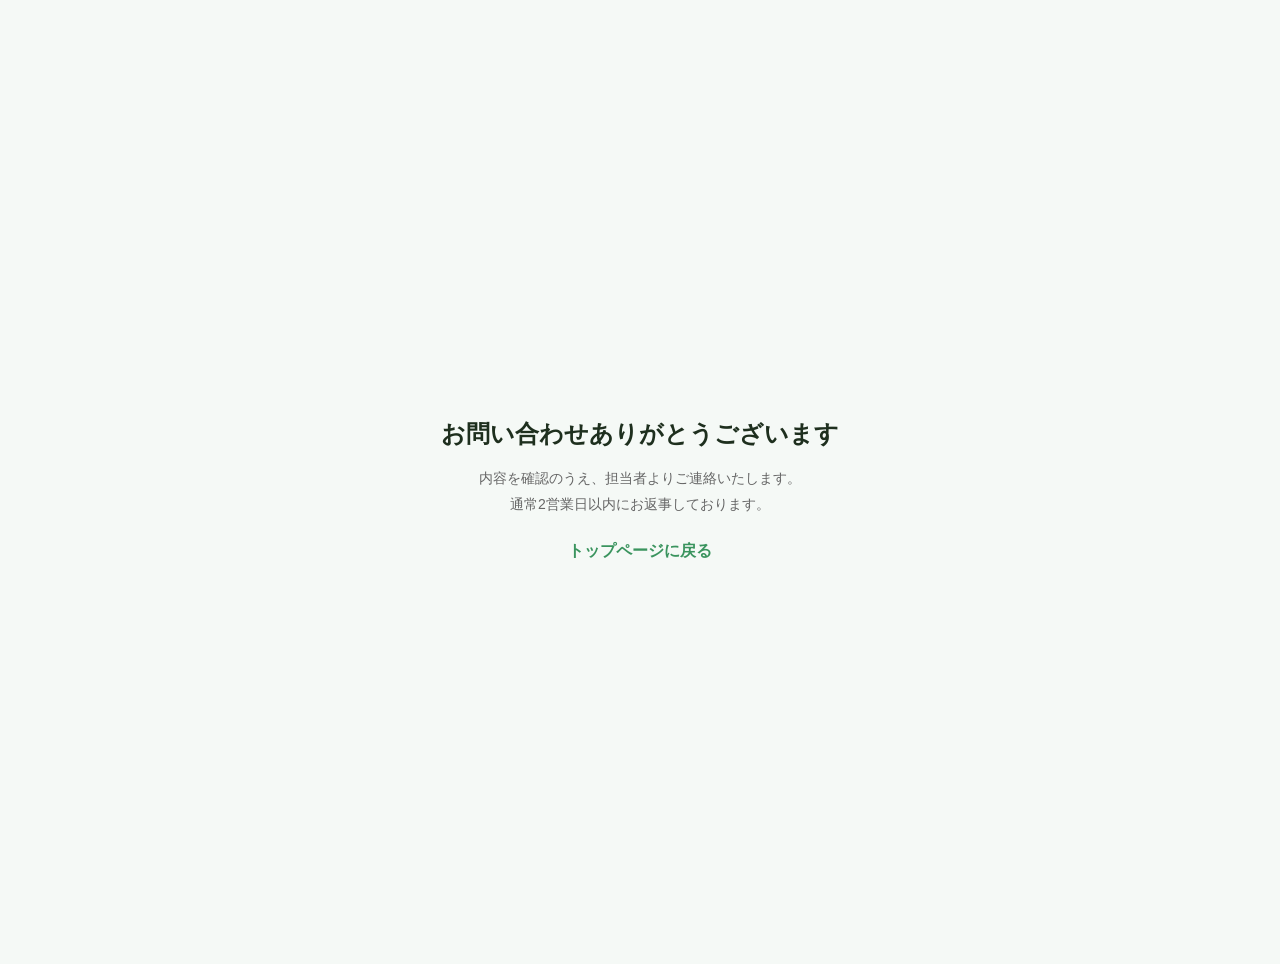
<file: thanks.html>
<!DOCTYPE html>
<html lang="ja">
<head>
<meta charset="UTF-8">
<meta name="viewport" content="width=device-width, initial-scale=1.0">
<title>送信完了 - RiPRO</title>
<style>
body{font-family:'Zen Kaku Gothic New',sans-serif;display:flex;align-items:center;justify-content:center;min-height:100vh;background:#f5f9f6;color:#1e2f1e;text-align:center;padding:24px;}
.box{max-width:480px;}
h1{font-size:24px;margin-bottom:16px;}
p{font-size:14px;color:#666;line-height:1.8;margin-bottom:24px;}
a{color:#3a945e;font-weight:700;text-decoration:none;}
</style>
</head>
<body>
<div class="box">
<h1>お問い合わせありがとうございます</h1>
<p>内容を確認のうえ、担当者よりご連絡いたします。<br>通常2営業日以内にお返事しております。</p>
<a href="/">トップページに戻る</a>
</div>
</body>
</html>
</file>
<file: css/styles.css>
/* ==========================================================
   RiPRO LP — Styles
   ========================================================== */
@import url('https://fonts.googleapis.com/css2?family=Zen+Kaku+Gothic+New:wght@400;500;700;900&family=Noto+Sans+JP:wght@400;500;700;900&family=Noto+Serif+JP:wght@500;700;900&family=Inter:wght@400;500;600;700;800&display=swap');

/* ---------- Reset / base ---------- */
*, *::before, *::after { margin:0; padding:0; box-sizing:border-box; }
html { scroll-behavior:smooth; }
img, svg { display:block; max-width:100%; }
button { font-family:inherit; cursor:pointer; border:none; background:none; }
a { color:inherit; text-decoration:none; }
ul, ol { list-style:none; }

/* ---------- Tokens ---------- */
:root {
  /* Palette: green (default) — refined, earthy green */
  --ink: #0f1a14;
  --ink-2: #1c2b22;
  --ink-3: #2f3a33;
  --muted: #6b7668;
  --muted-2: #9aa39a;
  --line: #e5e8e1;
  --line-2: #edefe8;
  --bg: #fafaf7;
  --bg-warm: #f4f1ea;
  --bg-cool: #eff3ec;
  --white: #ffffff;

  --brand: #2f7a48;         /* primary green */
  --brand-dk: #1d5a34;
  --brand-lt: #d7e6dc;
  --accent: #c94a2a;        /* warm terracotta accent (replaces harsh red) */
  --accent-dk: #a93616;

  --shadow-sm: 0 1px 2px rgba(15,26,20,.05), 0 1px 6px rgba(15,26,20,.04);
  --shadow-md: 0 2px 10px rgba(15,26,20,.06), 0 10px 30px rgba(15,26,20,.06);
  --shadow-lg: 0 4px 18px rgba(15,26,20,.10), 0 30px 60px rgba(15,26,20,.10);

  --r-sm: 8px;
  --r-md: 14px;
  --r-lg: 22px;
  --r-xl: 32px;

  --ff-sans: 'Zen Kaku Gothic New', 'Noto Sans JP', -apple-system, system-ui, sans-serif;
  --ff-en: 'Inter', var(--ff-sans);
  --ff-display: var(--ff-sans);

  --wrap: 1180px;
  --pad-sec: clamp(56px, 8vw, 112px);
}

/* Palette variants */
body[data-palette="earth"] {
  --brand: #8d6b3f; --brand-dk: #5a431f; --brand-lt: #ece2d0;
  --accent: #b94a1e; --accent-dk: #8a3413;
  --bg: #faf6ee; --bg-warm: #f2e9d6; --bg-cool: #f5ede0;
  --ink: #241a0f; --ink-2: #32271a; --ink-3: #4a3c28;
  --line: #e6dcc7; --line-2: #efe7d4;
  --muted: #7a6a54;
}
body[data-palette="dark"] {
  --brand: #65b383; --brand-dk: #3d8d5a; --brand-lt: #2e4a3a;
  --accent: #ff8a5e; --accent-dk: #d96a41;
  --bg: #0f1412; --bg-warm: #161c19; --bg-cool: #1a221d;
  --white: #191f1b;
  --ink: #f2f5ef; --ink-2: #e4e9df; --ink-3: #c7cfc2;
  --line: #28322b; --line-2: #1f2822;
  --muted: #95a296; --muted-2: #6f7b71;
}
body[data-palette="fresh"] {
  --brand: #1f8f6d; --brand-dk: #146045; --brand-lt: #d5ece2;
  --accent: #ea6a2a; --accent-dk: #b74c17;
  --bg: #ffffff; --bg-warm: #f7faf7; --bg-cool: #eef7f1;
}

/* Font variants */
body[data-font="noto"] { --ff-sans: 'Noto Sans JP', system-ui, sans-serif; }
body[data-font="mincho"] { --ff-sans: 'Noto Sans JP', system-ui, sans-serif; --ff-display: 'Noto Serif JP', serif; }

/* Density */
body[data-density="airy"] { --pad-sec: clamp(72px, 10vw, 140px); }
body[data-density="compact"] { --pad-sec: clamp(44px, 6vw, 80px); }

/* ---------- Base typography ---------- */
body {
  font-family: var(--ff-sans);
  color: var(--ink);
  background: var(--bg);
  line-height: 1.7;
  font-feature-settings: "palt";
  -webkit-font-smoothing: antialiased;
  text-rendering: optimizeLegibility;
}
.wrap { width:100%; max-width:var(--wrap); margin:0 auto; padding:0 clamp(16px, 3vw, 32px); }
.sp-only { display:none; }
@media (max-width: 720px) { .sp-only { display:inline; } .pc-only { display:none; } }

/* ---------- Reveal anim ---------- */
.reveal { opacity:0; transform: translateY(18px); transition: opacity .7s ease, transform .7s cubic-bezier(.2,.7,.2,1); }
.reveal.on { opacity:1; transform:none; }
@media (prefers-reduced-motion: reduce) {
  .reveal { opacity:1; transform:none; transition:none; }
}

/* ---------- Buttons ---------- */
.btn-primary {
  display:inline-flex; align-items:center; justify-content:center; gap:10px;
  background: var(--accent); color:#fff; font-weight:800; font-size:15px;
  padding: 14px 28px; border-radius: 999px; box-shadow: 0 8px 20px -6px rgba(201,74,42,.55);
  transition: transform .15s ease, box-shadow .2s ease, background .2s ease;
}
.btn-primary:hover { transform: translateY(-1px); background: var(--accent-dk); box-shadow: 0 12px 26px -6px rgba(201,74,42,.65); }
.btn-primary.btn-lg { font-size:17px; padding: 18px 32px; }
.btn-primary.btn-block { width:100%; }

.btn-ghost {
  display:inline-flex; align-items:center; justify-content:center; gap:10px;
  background: rgba(255,255,255,.12); color:#fff; font-weight:800; font-size:15px;
  padding: 14px 28px; border-radius: 999px;
  border: 1.5px solid rgba(255,255,255,.45);
  backdrop-filter: blur(8px);
  transition: background .2s ease, border-color .2s ease;
}
.btn-ghost:hover { background: rgba(255,255,255,.22); border-color: rgba(255,255,255,.7); }
.btn-ghost.btn-lg { font-size:17px; padding: 16px 28px; }
.btn-icon { font-size: 1em; opacity:.95; }

/* ---------- NAV ---------- */
.nav {
  position: fixed; top:0; left:0; right:0; z-index:80;
  display:flex; align-items:center; justify-content:space-between; gap:16px;
  padding: 14px clamp(16px, 3vw, 32px);
  background: transparent;
  border-bottom: 1px solid transparent;
  transition: background .25s ease, border-color .25s ease, backdrop-filter .25s ease;
}
.nav.nav-scrolled {
  background: rgba(255,255,255,.86);
  backdrop-filter: blur(14px) saturate(1.1);
  -webkit-backdrop-filter: blur(14px) saturate(1.1);
  border-bottom-color: rgba(15,26,20,.06);
}
/* When over hero (transparent), invert text colors for readability */
.nav:not(.nav-scrolled) .nav-links a { color: rgba(255,255,255,.92); }
.nav:not(.nav-scrolled) .nav-links a:hover { color: #fff; }
.nav:not(.nav-scrolled) .nav-tel-label { color: rgba(255,255,255,.7); }
.nav:not(.nav-scrolled) .nav-tel { color: #fff; text-shadow: 0 1px 4px rgba(0,0,0,.4); }
.nav:not(.nav-scrolled) .nav-logo img { filter: drop-shadow(0 1px 4px rgba(0,0,0,.35)); }
body[data-palette="dark"] .nav { background: rgba(15,20,18,.8); border-bottom-color: rgba(255,255,255,.06); }
.nav-logo img { height: 30px; width:auto; object-fit: contain; }
body[data-palette="dark"] .nav-logo img { filter: brightness(1.2); }
.nav-links { display:flex; gap:22px; }
.nav-links a { font-size:13px; font-weight:600; color:var(--ink-3); position:relative; padding: 4px 0; }
.nav-links a::after { content:""; position:absolute; left:0; right:0; bottom:-4px; height:2px; background:var(--brand); transform:scaleX(0); transform-origin:left; transition: transform .2s ease; }
.nav-links a:hover { color:var(--brand); }
.nav-links a:hover::after { transform:scaleX(1); }
.nav-cta { display:flex; align-items:center; gap:12px; }
.nav-tel-wrap { text-align:right; line-height:1.2; }
.nav-tel-label { font-size:10px; color:var(--muted); letter-spacing:.1em; }
.nav-tel { font-family:var(--ff-en); font-size:18px; font-weight:800; color:var(--ink); letter-spacing:.02em; }
.nav-btn { font-size: 13px; padding: 10px 18px; }

@media (max-width: 980px) { .nav-links { display:none; } }
@media (max-width: 560px) { .nav-tel-wrap { display:none; } .nav-btn { padding: 10px 14px; font-size:12px; } }

/* ---------- Section Mini CTA ---------- */
.sec-mini-cta {
  margin: clamp(36px, 5vw, 56px) auto 0;
  display: flex;
  justify-content: center;
}
.sec-mini-cta-link {
  display: inline-flex;
  align-items: center;
  gap: 14px;
  padding: 16px 28px;
  background: #fff;
  color: var(--brand-dk);
  border: 2px solid var(--brand);
  border-radius: 999px;
  font-size: 14.5px;
  font-weight: 800;
  letter-spacing: .03em;
  transition: background .2s ease, color .2s ease, transform .2s ease;
  min-height: 48px;
}
.sec-mini-cta-link:hover {
  background: var(--brand);
  color: #fff;
  transform: translateY(-2px);
}
.sec-mini-cta-arrow {
  font-family: var(--ff-en);
  font-size: 18px;
  transition: transform .2s ease;
}
.sec-mini-cta-link:hover .sec-mini-cta-arrow {
  transform: translateX(4px);
}
.sec-merit .sec-mini-cta-link,
.sec-voice .sec-mini-cta-link {
  background: var(--brand);
  color: #fff;
  border-color: var(--brand);
}
.sec-merit .sec-mini-cta-link:hover,
.sec-voice .sec-mini-cta-link:hover {
  background: var(--brand-dk);
  border-color: var(--brand-dk);
}

/* ---------- Scroll Progress Bar ---------- */
.scroll-progress {
  position: fixed; top: 0; left: 0;
  width: 100%; height: 3px;
  background: var(--accent);
  transform-origin: left;
  transform: scaleX(0);
  z-index: 90;
  pointer-events: none;
  transition: transform .08s linear;
}

/* ---------- Hamburger button ---------- */
.nav-burger {
  display: none;
  width: 48px; height: 48px;
  background: transparent;
  border: none;
  padding: 0;
  cursor: pointer;
  flex-direction: column;
  align-items: center;
  justify-content: center;
  gap: 5px;
  margin-left: 4px;
}
.nav-burger span {
  display: block;
  width: 24px; height: 2px;
  background: var(--ink);
  border-radius: 2px;
  transition: transform .25s ease, opacity .25s ease, background .25s ease;
}
.nav:not(.nav-scrolled) .nav-burger span { background: #fff; box-shadow: 0 1px 3px rgba(0,0,0,.3); }
body.drawer-open .nav-burger span:nth-child(1) { transform: translateY(7px) rotate(45deg); }
body.drawer-open .nav-burger span:nth-child(2) { opacity: 0; }
body.drawer-open .nav-burger span:nth-child(3) { transform: translateY(-7px) rotate(-45deg); }
@media (max-width: 980px) { .nav-burger { display: flex; } }
@media (max-width: 560px) { .nav-btn { display: none; } }

/* ---------- Drawer ---------- */
.nav-backdrop {
  position: fixed; inset: 0;
  background: rgba(0,0,0,.45);
  backdrop-filter: blur(2px);
  opacity: 0;
  pointer-events: none;
  z-index: 95;
  transition: opacity .25s ease;
}
body.drawer-open .nav-backdrop { opacity: 1; pointer-events: auto; }

.nav-drawer {
  position: fixed; top: 0; right: 0; bottom: 0;
  width: min(86vw, 360px);
  background: #fff;
  z-index: 96;
  transform: translateX(100%);
  transition: transform .3s cubic-bezier(.4,0,.2,1);
  display: flex; flex-direction: column;
  box-shadow: -8px 0 30px rgba(0,0,0,.18);
  overflow-y: auto;
}
body.drawer-open .nav-drawer { transform: translateX(0); }

.nav-drawer-head {
  display: flex; align-items: center; justify-content: space-between;
  padding: 18px 22px;
  border-bottom: 1px solid var(--line);
}
.nav-drawer-title {
  font-family: var(--ff-en);
  font-size: 13px; font-weight: 800;
  color: var(--brand-dk);
  letter-spacing: .24em;
}
.nav-drawer-close {
  width: 44px; height: 44px;
  background: transparent;
  border: 1px solid var(--line);
  border-radius: 50%;
  font-size: 22px;
  cursor: pointer;
  color: var(--ink);
  display: flex; align-items: center; justify-content: center;
}

.nav-drawer-links {
  display: flex; flex-direction: column;
  padding: 8px 0;
  flex: 1;
}
.nav-drawer-links a {
  display: flex; align-items: center;
  padding: 16px 22px;
  font-size: 15px; font-weight: 700;
  color: var(--ink);
  border-bottom: 1px solid var(--line-2);
  min-height: 48px;
  transition: background .15s ease, color .15s ease;
}
.nav-drawer-links a:hover { background: var(--bg); color: var(--brand-dk); }
.nav-drawer-links a::after {
  content: "›";
  margin-left: auto;
  color: var(--muted);
  font-size: 20px;
}

.nav-drawer-cta {
  padding: 20px 22px 28px;
  border-top: 1px solid var(--line);
  background: var(--bg);
}
.nav-drawer-tel {
  display: flex; align-items: center; gap: 14px;
  margin-top: 14px;
  padding: 14px 16px;
  background: #fff;
  border-radius: var(--r-md);
  border: 1px solid var(--line);
}
.nav-drawer-tel-icon {
  width: 40px; height: 40px;
  border-radius: 50%;
  background: var(--brand-lt);
  color: var(--brand-dk);
  display: flex; align-items: center; justify-content: center;
  font-size: 18px;
  flex-shrink: 0;
}
.nav-drawer-tel-label { display: block; font-size: 11px; color: var(--muted); letter-spacing: .08em; }
.nav-drawer-tel-num { display: block; font-family: var(--ff-en); font-size: 21px; font-weight: 800; color: var(--ink); }

/* ---------- HERO (full-bleed image) ---------- */
.hero {
  position: relative;
  min-height: clamp(480px, 72vh, 700px);
  overflow: hidden;
  background: var(--brand-dk);
}
.hero-media {
  position: absolute; inset: 0;
  overflow: hidden;
}
.hero-media img { width:100%; height:100%; object-fit:cover; transform: scaleX(-1); }
.hero-scrim {
  position:absolute; inset:0;
  background:
    linear-gradient(180deg, rgba(0,0,0,.45) 0%, rgba(0,0,0,.05) 20%, rgba(0,0,0,.05) 40%, rgba(0,0,0,.7) 95%),
    linear-gradient(to right, rgba(0,0,0,.4) 0%, rgba(0,0,0,0) 40%);
}
.hero-body {
  position: absolute;
  left: 0; right: 0; bottom: 0;
  z-index: 2;
  color: #fff;
  padding: 0 clamp(24px, 5vw, 80px) clamp(48px, 7vw, 96px);
  display: flex; flex-direction: column;
  max-width: 920px;
}

/* Right-top free badge */
.hero-badge {
  position: absolute;
  top: clamp(80px, 9vw, 130px);
  right: clamp(20px, 3vw, 56px);
  z-index: 3;
  width: clamp(130px, 14vw, 180px);
  height: clamp(130px, 14vw, 180px);
  border-radius: 50%;
  background: var(--accent);
  color: #fff;
  display: flex; flex-direction: column; align-items: center; justify-content: center;
  text-align: center;
  font-family: var(--ff-display);
  font-weight: 800;
  letter-spacing: .04em;
  box-shadow: 0 12px 30px rgba(201,74,42,.4), 0 2px 10px rgba(0,0,0,.2);
  transform: rotate(-6deg);
  transition: transform .25s ease;
}
.hero-badge:hover { transform: rotate(-6deg) scale(1.06); }
.hero-badge span { font-size: clamp(14px, 1.4vw, 17px); opacity: .95; }
.hero-badge strong { font-size: clamp(30px, 3.2vw, 42px); line-height: 1; margin-top: 6px; }

/* ---------- HERO CTA BAR ---------- */
.hero-cta-bar {
  background: #fff;
  border-bottom: 1px solid var(--line);
  padding: 18px clamp(16px, 3vw, 32px);
}
.hero-cta-grid {
  display: flex;
  justify-content: center;
  align-items: center;
  gap: 28px;
  flex-wrap: wrap;
}
.hero-cta-tel {
  display: flex; align-items: center; gap: 14px;
  color: var(--ink);
  transition: color .2s ease;
}
.hero-cta-tel:hover { color: var(--brand); }
.hero-cta-tel-icon {
  width: 44px; height: 44px;
  border-radius: 50%;
  background: var(--brand-lt);
  color: var(--brand-dk);
  display: flex; align-items: center; justify-content: center;
  font-size: 20px;
  flex-shrink: 0;
}
.hero-cta-tel-text { display: flex; flex-direction: column; line-height: 1.2; }
.hero-cta-tel-label { font-size: 11px; color: var(--muted); letter-spacing: .1em; }
.hero-cta-tel-num { font-family: var(--ff-en); font-size: clamp(22px, 2.4vw, 30px); font-weight: 800; letter-spacing: .02em; }
.hero-cta-form { white-space: nowrap; }

@media (max-width: 720px) {
  .hero-cta-grid { grid-template-columns: 1fr; gap: 14px; }
  .hero-cta-form { width: 100%; justify-content: center; }
}
.hero-eyebrow { display:flex; align-items:center; gap:10px; font-size:12px; letter-spacing:.18em; color:rgba(255,255,255,.7); margin-bottom: 24px; font-weight:600; }
.hero-dot { width:8px; height:8px; border-radius:50%; background: var(--accent); box-shadow: 0 0 0 4px rgba(201,74,42,.2); animation: dot 2s ease-in-out infinite; }
@keyframes dot { 0%,100%{box-shadow: 0 0 0 4px rgba(201,74,42,.2);} 50%{box-shadow: 0 0 0 10px rgba(201,74,42,0);} }
.hero-title {
  font-family: var(--ff-display);
  font-size: clamp(38px, 6vw, 72px); font-weight:900; line-height:1.1;
  letter-spacing: -0.01em; margin-bottom: 24px;
  text-shadow: 0 4px 16px rgba(0,0,0,.5), 0 1px 4px rgba(0,0,0,.6);
}
.hero-eyebrow { text-shadow: 0 1px 4px rgba(0,0,0,.6); }
.hero-lead { text-shadow: 0 1px 4px rgba(0,0,0,.65); }
.hero-motto { text-shadow: 0 1px 4px rgba(0,0,0,.6); }
.hero-title em { font-style: normal; color: var(--brand); position:relative; display:inline-block; }
.hero-title em::after { content:""; position:absolute; left:0; right:0; bottom:.06em; height:.18em; background: rgba(47,122,72,.2); z-index:-1; }
body[data-palette="dark"] .hero-title em { color: #8fd5a8; }
.hero-lead { font-size: clamp(15px, 1.4vw, 17px); color: rgba(255,255,255,.85); margin-bottom: 20px; line-height:1.9; }
.hero-motto { font-family: var(--ff-display); font-size: 15px; color: rgba(255,255,255,.5); margin-bottom: 36px; letter-spacing: .04em; border-left: 2px solid var(--brand); padding-left: 14px; }
.hero-ctas { display:flex; gap:12px; flex-wrap:wrap; margin-bottom: 28px; }
.btn-tel-num { font-family: var(--ff-en); letter-spacing: .02em; }
.hero-chips { display:flex; flex-wrap:wrap; gap:8px 16px; font-size:12.5px; color:rgba(255,255,255,.7); }
.hero-chips li { display:flex; align-items:center; }

/* Hero scroll indicator */
.hero-scroll { position:absolute; bottom: 24px; left: 50%; transform:translateX(-50%); display:flex; flex-direction:column; align-items:center; gap:10px; z-index:2; color: rgba(255,255,255,.5); font-size:10px; letter-spacing:.3em; }
.hero-scroll-line { width:1px; height:40px; background: linear-gradient(to bottom, rgba(255,255,255,.6), transparent); animation: scrollL 2s ease-in-out infinite; transform-origin: top; }
@keyframes scrollL { 0%{transform:scaleY(0);} 50%{transform:scaleY(1);} 100%{transform:scaleY(0); transform-origin:bottom;} }

/* Hero layout variants */
body[data-hero="full"] .hero { grid-template-columns: 1fr; }
body[data-hero="full"] .hero-media { grid-row:1; grid-column:1; }
body[data-hero="full"] .hero-body { grid-row:1; grid-column:1; background: transparent; max-width:unset; }
body[data-hero="full"] .hero-media::after { content:""; position:absolute; inset:0; background: linear-gradient(180deg, rgba(15,26,20,.45), rgba(15,26,20,.8)); }
body[data-hero="full"] .hero-body { text-align: left; padding: clamp(80px, 10vw, 140px) clamp(24px, 5vw, 80px); }

body[data-hero="split"] .hero { grid-template-columns: 1.1fr .9fr; }
body[data-hero="split"] .hero-body { background: var(--bg); color: var(--ink); order: -1; }
body[data-hero="split"] .hero-eyebrow { color: var(--muted); }
body[data-hero="split"] .hero-lead { color: var(--ink-3); }
body[data-hero="split"] .hero-motto { color: var(--muted); }
body[data-hero="split"] .hero-chips { color: var(--ink-3); }
body[data-hero="split"] .hero-scrim { background: none; }
body[data-hero="split"] .btn-ghost { color: var(--ink); border-color: var(--line); background: #fff; }

@media (max-width: 860px) {
  .hero { min-height: clamp(440px, 62vh, 560px); }
  .hero-body { padding: 0 22px 36px; }
  .hero-scroll { display: none; }
  .hero-badge {
    top: clamp(72px, 18vw, 96px);
    right: 16px;
    width: 110px; height: 110px;
  }
  .hero-badge span { font-size: 12px; }
  .hero-badge strong { font-size: 24px; }
}

/* ---------- STATS ---------- */
.stats { background: var(--white); border-bottom: 1px solid var(--line); }
.stats-grid { display:grid; grid-template-columns: repeat(4, 1fr); padding: 28px 0; }
.stat { text-align:center; padding: 0 16px; position:relative; }
.stat + .stat::before { content:""; position:absolute; left:0; top:20%; bottom:20%; width:1px; background: var(--line); }
.stat-num { font-family: var(--ff-en); font-size: clamp(26px, 3vw, 38px); font-weight:800; color: var(--ink); letter-spacing: -0.01em; line-height:1.1; }
.stat-unit { font-size: .5em; font-weight:600; color: var(--muted); margin-left: 4px; }
.stat-label { font-size: 12px; color: var(--muted); margin-top: 4px; letter-spacing:.02em; }
@media (max-width: 640px) {
  .stats-grid { grid-template-columns: repeat(2, 1fr); gap: 24px 0; padding: 28px 0; }
  .stat + .stat::before { display:none; }
  .stat:nth-child(odd)::after { content:""; position:absolute; right:0; top:20%; bottom:20%; width:1px; background:var(--line); }
}

/* ---------- SECTIONS ---------- */
.sec { padding: var(--pad-sec) 0; }
.sec-head { text-align:center; margin-bottom: clamp(40px, 6vw, 72px); }
.sec-eyebrow { font-family: var(--ff-en); font-size: 12px; font-weight:700; letter-spacing:.32em; color: var(--brand); margin-bottom: 12px; }
.sec-title { font-family: var(--ff-display); font-size: clamp(26px, 3.4vw, 42px); font-weight:900; color: var(--ink); line-height:1.3; letter-spacing: -0.01em; }
.sec-desc { font-size: 15px; color: var(--muted); margin-top: 14px; line-height:1.9; }
.sec-head-dark .sec-title, .sec-head-dark .sec-desc { color:#fff; }
.sec-head-dark .sec-desc { color: rgba(255,255,255,.7); }

/* ---------- PROBLEM ---------- */
.sec-problem { background: var(--bg-warm); position: relative; }
.sec-problem::before { content:""; position:absolute; inset:0; background-image: radial-gradient(circle at 20% 10%, rgba(47,122,72,.05) 0, transparent 40%), radial-gradient(circle at 80% 90%, rgba(201,74,42,.04) 0, transparent 40%); pointer-events:none; }
.problems { display:grid; grid-template-columns: repeat(3, 1fr); gap: 20px; position:relative; }
.problem {
  background: #fff; border: 1px solid var(--line);
  border-radius: var(--r-md); padding: 28px 26px;
  transition: transform .2s ease, box-shadow .2s ease, border-color .2s ease;
}
.problem:hover { transform: translateY(-3px); box-shadow: var(--shadow-md); border-color: var(--brand-lt); }
.problem-num { font-family: var(--ff-en); font-size: 13px; font-weight:800; color: var(--brand); letter-spacing: .08em; margin-bottom: 14px; }
.problem h3 { font-size: 17px; font-weight:800; color: var(--ink); margin-bottom: 8px; line-height:1.5; }
.problem p { font-size: 13.5px; color: var(--muted); line-height:1.8; }
@media (max-width: 860px) { .problems { grid-template-columns: 1fr 1fr; } }
@media (max-width: 520px) { .problems { grid-template-columns: 1fr; } }

.problem-bridge {
  display:flex; align-items:center; gap:18px;
  margin-top: 48px; text-align:center; justify-content:center;
}
.problem-bridge-line { height:1px; flex:1; background: linear-gradient(to right, transparent, var(--brand), transparent); max-width: 200px; }
.problem-bridge p { font-size:15px; color: var(--ink-3); }
.problem-bridge strong { color: var(--brand); font-weight:800; }

/* ---------- MERIT ---------- */
.sec-merit { background: var(--white); }
.merits { display: flex; flex-direction: column; gap: clamp(32px, 5vw, 72px); }
.merit {
  display: grid; grid-template-columns: 1fr 1fr;
  gap: clamp(24px, 4vw, 56px);
  align-items: center;
}
.merit:nth-child(even) .merit-visual { order: 2; }
.merit-visual {
  position:relative; aspect-ratio: 4/3;
  border-radius: var(--r-lg); overflow:hidden;
  background:
    repeating-linear-gradient(45deg, var(--bg-warm) 0 14px, var(--bg-cool) 14px 28px);
  display:flex; align-items:flex-end;
  border: 1px solid var(--line);
}
.ph-label {
  font-family: var(--ff-en); font-size: 11px; letter-spacing:.18em;
  color: var(--ink-3); background: rgba(255,255,255,.9);
  padding: 6px 12px; margin: 12px; border-radius: 4px; font-weight:600;
}
.merit-num { font-family: var(--ff-en); font-size: 60px; font-weight:800; color: var(--brand-lt); line-height:1; margin-bottom: 8px; }
body[data-palette="dark"] .merit-num { color: var(--brand-lt); opacity:.4; }
.merit-text h3 { font-family: var(--ff-display); font-size: clamp(20px, 2.2vw, 26px); font-weight:900; color: var(--ink); margin-bottom: 14px; line-height:1.4; }
.merit-text h3 strong { color: var(--accent); font-weight:inherit; }
.merit-text > p { font-size: 15px; color: var(--ink-3); line-height:1.9; margin-bottom: 18px; }
.merit-points { display:grid; gap:8px; }
.merit-points li { position:relative; padding-left: 22px; font-size: 13.5px; color: var(--ink-3); }
.merit-points li::before { content:""; position:absolute; left:0; top:.7em; width:12px; height:1px; background: var(--brand); }
@media (max-width: 780px) {
  .merit { grid-template-columns: 1fr; gap: 20px; }
  .merit:nth-child(even) .merit-visual { order: 0; }
}

/* ---------- SERVICE / ITEMS ---------- */
.sec-service { background: var(--bg); }
/* Category cards (6 grouping) */
.categories-grid {
  display: grid; grid-template-columns: repeat(3, 1fr);
  gap: 16px; margin-bottom: 28px;
}
@media (max-width: 900px) { .categories-grid { grid-template-columns: repeat(2, 1fr); } }
@media (max-width: 540px) { .categories-grid { grid-template-columns: 1fr; } }

.cat-card {
  position: relative;
  display: block;
  aspect-ratio: 4 / 5;
  border-radius: var(--r-lg);
  overflow: hidden;
  cursor: pointer;
  background: #222;
  color: #fff;
  text-align: left;
  border: none;
  padding: 0;
  box-shadow: 0 4px 16px rgba(0,0,0,.08);
  transition: transform .3s ease, box-shadow .3s ease;
}
.cat-card:hover {
  transform: translateY(-4px);
  box-shadow: 0 12px 28px rgba(0,0,0,.18);
}
.cat-card-img {
  position: absolute; inset: 0;
  width: 100%; height: 100%;
  object-fit: cover;
  transition: transform .6s ease;
}
.cat-card:hover .cat-card-img { transform: scale(1.06); }
.cat-card-scrim {
  position: absolute; inset: 0;
  background: linear-gradient(to top,
    rgba(0,0,0,.85) 0%,
    rgba(0,0,0,.45) 40%,
    rgba(0,0,0,.05) 70%,
    rgba(0,0,0,0) 100%);
}
.cat-card-top {
  position: absolute; top: 14px; left: 14px; right: 14px;
  display: flex; justify-content: space-between; align-items: center;
  z-index: 2;
}
.cat-card-count {
  padding: 4px 10px;
  background: rgba(255,255,255,.92);
  color: var(--ink);
  border-radius: 999px;
  font-family: var(--ff-en); font-weight: 700; font-size: 11px;
  letter-spacing: .04em;
  backdrop-filter: blur(4px);
}
.cat-card-badge-free {
  padding: 4px 10px;
  background: var(--brand);
  color: #fff;
  border-radius: 999px;
  font-size: 11px; font-weight: 700;
  letter-spacing: .05em;
}
.cat-card-body {
  position: absolute; bottom: 0; left: 0; right: 0;
  padding: 18px 18px 16px;
  z-index: 2;
}
.cat-card-name {
  font-family: var(--ff-display);
  font-size: 19px; margin: 0 0 6px;
  font-weight: 800; letter-spacing: .03em;
  text-shadow: 0 2px 8px rgba(0,0,0,.45);
}
.cat-card-price {
  font-family: var(--ff-en);
  font-size: 13.5px; font-weight: 800;
  color: #ffd687; margin: 0 0 8px;
  letter-spacing: .02em;
  text-shadow: 0 2px 8px rgba(0,0,0,.45);
}
.cat-card-free .cat-card-price { color: #aef0b8; }
.cat-card-items {
  font-size: 11.5px;
  color: rgba(255,255,255,.88);
  margin: 0 0 10px;
  line-height: 1.55;
  text-shadow: 0 1px 4px rgba(0,0,0,.5);
}
.cat-card-cta {
  display: inline-flex; align-items: center; gap: 6px;
  font-family: var(--ff-en);
  font-size: 11px; font-weight: 700;
  color: #fff;
  padding: 6px 12px;
  background: rgba(255,255,255,.18);
  border: 1px solid rgba(255,255,255,.4);
  border-radius: 999px;
  letter-spacing: .06em;
  backdrop-filter: blur(4px);
  transition: background .2s ease;
}
.cat-card:hover .cat-card-cta { background: rgba(255,255,255,.3); }

/* Items table (collapsible) */
.items-table-details {
  margin-top: 8px;
  border-radius: var(--r-md);
  background: #ffffff;
  border: 1px solid var(--line);
  overflow: hidden;
  transition: border-color .2s ease;
}
.items-table-details[open] { border-color: var(--brand-lt); }
.items-table-details summary {
  list-style: none;
  cursor: pointer;
  padding: 16px 20px;
  display: flex; align-items: center; justify-content: space-between; gap: 12px;
  font-family: var(--ff-display);
  font-weight: 700; font-size: 14px; color: var(--ink);
  transition: background .2s ease;
}
.items-table-details summary::-webkit-details-marker { display: none; }
.items-table-details summary:hover { background: var(--bg-cool); }
.items-table-summary-left { display: flex; align-items: center; gap: 10px; }
.items-table-summary-icon { font-size: 18px; }
.items-table-summary-count {
  font-family: var(--ff-en); font-weight: 800; font-size: 11px;
  color: var(--brand-dk); background: var(--brand-lt);
  padding: 3px 9px; border-radius: 999px;
}
.items-table-summary-chev {
  font-size: 11px; color: var(--muted);
  transition: transform .2s ease;
}
.items-table-details[open] .items-table-summary-chev { transform: rotate(180deg); }
.items-table-wrap { padding: 0 20px 20px; }
.items-table-search {
  display: flex; align-items: center; gap: 8px;
  background: var(--bg-cool); border: 1px solid var(--line); border-radius: 999px;
  padding: 6px 14px;
  margin-bottom: 12px;
}
.items-table-search input {
  border: none; outline: none; background: transparent;
  font-family: inherit; font-size: 13px; color: var(--ink);
  flex: 1; min-width: 0;
}
.items-table {
  width: 100%; border-collapse: collapse;
  font-size: 13px;
}
.items-table thead {
  background: var(--bg-cool);
  border-bottom: 2px solid var(--brand-lt);
}
.items-table th {
  text-align: left; padding: 10px 12px;
  font-size: 11px; font-weight: 800; color: var(--ink-3);
  letter-spacing: .08em;
}
.items-table td {
  padding: 12px; border-bottom: 1px solid var(--line);
  vertical-align: middle;
}
.items-table tbody tr:last-child td { border-bottom: none; }
.items-table tbody tr:hover { background: var(--bg-cool); }
.items-table-cat {
  display: inline-block;
  font-size: 11px; font-weight: 700;
  background: var(--brand-lt); color: var(--brand-dk);
  padding: 3px 8px; border-radius: 6px;
}
.items-table-price {
  font-family: var(--ff-en); font-weight: 800;
  color: var(--brand-dk); white-space: nowrap;
}
@media (max-width: 540px) {
  .items-table-wrap { padding: 0 12px 16px; }
  .items-table th, .items-table td { padding: 10px 8px; font-size: 12px; }
  .items-table-cat { font-size: 10px; }
}

.service-note { text-align:center; font-size: 12px; color: var(--muted); margin-top: 10px; }

/* Bunbetsu */
.bunbetsu {
  margin-top: 56px;
  background: var(--white);
  border-radius: var(--r-lg);
  padding: clamp(28px, 4vw, 48px);
  border: 1px solid var(--line);
  box-shadow: var(--shadow-sm);
  text-align:center;
}
.bunbetsu-head h3 { font-family: var(--ff-display); font-size: clamp(20px, 2.4vw, 28px); font-weight:900; color: var(--ink); margin-top: 8px; margin-bottom: 24px; line-height:1.4; }
.bunbetsu-head h3 em { font-style:normal; color: var(--accent); }
.bunbetsu-cmp { display:flex; align-items:center; justify-content:center; gap: 20px; flex-wrap: wrap; margin-bottom: 20px; }
.bunbetsu-label { font-size: 11px; color: var(--muted); margin-bottom: 4px; letter-spacing: .05em; }
.bunbetsu-new .bunbetsu-label { color: var(--brand); font-weight:700; }
.bunbetsu-price { font-family: var(--ff-en); font-size: 44px; font-weight:800; color: var(--ink); line-height:1; position:relative; }
.bunbetsu-price s { color: var(--muted-2); text-decoration-thickness: 3px; }
.bunbetsu-price span { font-size: 14px; font-weight:600; color: var(--muted); margin-left: 4px; }
.bunbetsu-new .bunbetsu-price { color: var(--brand); }
.bunbetsu-arrow { font-size: 28px; color: var(--brand); font-weight:800; }
.bunbetsu-badge { position:absolute; top:-12px; right:-30px; transform: rotate(8deg); background: var(--accent); color:#fff; font-family: var(--ff-en); font-weight:800; font-size:12px; padding: 4px 10px; border-radius: 4px; letter-spacing:.1em; }
.bunbetsu-note { font-size: 13px; color: var(--muted); }

/* NG */
.ng-block { margin-top: 48px; text-align:center; }
.ng-title { font-family: var(--ff-display); font-size: 20px; font-weight:900; color: var(--ink); margin-bottom: 18px; }
.ng-cards { display:flex; gap: 14px; justify-content:center; flex-wrap:wrap; }
.ng-card {
  background: #fff; border: 1px solid var(--line);
  border-radius: var(--r-md); padding: 20px 28px;
  display:flex; align-items:center; gap: 14px;
  min-width: 240px;
}
.ng-icon { font-size: 22px; }
.ng-card h4 { font-size: 14px; font-weight:800; color: var(--accent); text-align:left; }
.ng-card p { font-size: 12px; color: var(--muted); text-align:left; }

/* ---------- PRICE / SIMULATOR ---------- */
.sec-price { background: var(--bg-cool); }
.sim {
  display: grid; grid-template-columns: 1.15fr .85fr;
  gap: 28px;
  max-width: 960px; margin: 0 auto;
}
@media (max-width: 780px) { .sim { grid-template-columns: 1fr; } }
.sim-inputs {
  background: #fff; border-radius: var(--r-lg);
  padding: 24px; border: 1px solid var(--line);
}
.sim-row {
  display: grid; grid-template-columns: 1.3fr 1fr auto;
  gap: 10px; align-items:center;
  padding: 12px 0; border-bottom: 1px dashed var(--line-2);
}
.sim-row:last-of-type { border-bottom: none; }
.sim-row select, .sim-row .sim-qty {
  width: 100%;
  background: var(--bg); border: 1px solid var(--line);
  border-radius: 10px; padding: 10px 12px;
  font-size: 13px; color: var(--ink); font-family: inherit;
  transition: border-color .2s;
}
.sim-row select:focus, .sim-row .sim-qty:focus { outline: none; border-color: var(--brand); }
.sim-qty-wrap { position: relative; }
.sim-qty-wrap::after { content: attr(data-unit); position:absolute; right: 12px; top: 50%; transform: translateY(-50%); font-size: 11px; color: var(--muted); pointer-events:none; }
.sim-qty { padding-right: 32px !important; font-family: var(--ff-en); font-weight:600; text-align:right; }
.sim-qty::-webkit-inner-spin-button, .sim-qty::-webkit-outer-spin-button { -webkit-appearance:none; margin:0; }
.sim-qty { -moz-appearance: textfield; }
.sim-remove {
  width: 30px; height: 30px; border-radius: 50%;
  background: var(--bg); color: var(--muted);
  transition: background .2s, color .2s;
}
.sim-remove:hover { background: #fee; color: var(--accent); }
.sim-addrow {
  margin-top: 10px; padding: 12px;
  width: 100%; border-radius: 10px;
  background: var(--bg-cool); color: var(--brand);
  font-weight:700; font-size: 13px; border: 1px dashed var(--brand-lt);
  transition: background .2s;
}
.sim-addrow:hover { background: var(--brand-lt); }
.sim-transport { display:flex; justify-content:space-between; align-items:center; margin-top: 14px; padding: 14px 12px; background: var(--bg); border-radius: 10px; font-size: 13px; color: var(--ink-3); }
.sim-transport strong { font-family: var(--ff-en); font-size: 16px; color: var(--ink); }

.sim-result {
  background: #fff;
  color: var(--ink);
  border: 1px solid var(--line);
  border-radius: var(--r-lg);
  padding: 28px 24px;
  position: sticky; top: 80px; align-self: flex-start;
  box-shadow: 0 10px 30px -16px rgba(15,26,20,.18);
}
.sim-result-label { font-size: 12px; letter-spacing: .24em; color: var(--brand-dk); text-transform: uppercase; font-weight: 700; }
.sim-result-sub { font-size: 11px; color: var(--muted); margin-top: 2px; }
.sim-result-amt { font-family: var(--ff-en); font-weight:800; font-size: 48px; margin: 18px 0; letter-spacing: -0.02em; color: var(--brand-dk); }
.sim-breakdown { font-size: 12px; color: var(--ink-3); line-height: 1.9; margin-bottom: 20px; min-height: 60px; border-top: 1px solid var(--line); padding-top: 14px; }
.sim-breakdown .bd-row { display:flex; justify-content:space-between; }
.sim-breakdown .bd-row span:last-child { font-family: var(--ff-en); }
.sim-cta { margin-top: 8px; }
.sim-note { font-size: 11px; color: var(--muted); margin-top: 12px; line-height:1.7; }

.subsidy {
  max-width: 720px; margin: 36px auto 0;
  background: #fff; border-radius: var(--r-md);
  padding: 20px 24px;
  border-left: 4px solid var(--brand);
  display:flex; gap:16px; align-items:flex-start;
  box-shadow: var(--shadow-sm);
}
.subsidy-icon { font-size: 24px; }
.subsidy h4 { font-size: 15px; font-weight:800; color: var(--brand); margin-bottom: 6px; }
.subsidy p { font-size: 13px; color: var(--ink-3); line-height:1.8; }

/* ---------- BEFORE / AFTER ---------- */
.sec-ba { background: var(--white); }
.ba-gallery { display:grid; grid-template-columns: repeat(auto-fit, minmax(320px, 580px)); gap: 24px; justify-content: center; max-width: 1180px; margin: 0 auto; }
@media (max-width: 820px) { .ba-gallery { grid-template-columns: 1fr; } }
.ba-card {
  background: var(--bg); border-radius: var(--r-lg); overflow:hidden;
  border: 1px solid var(--line);
}
.ba-images { display:grid; grid-template-columns: 1fr 1fr; gap:1px; background: var(--line); }
.ba-before, .ba-after {
  aspect-ratio: 1/1; position:relative; display:flex; align-items:flex-start;
}
.ba-before { background: repeating-linear-gradient(45deg, #d5cfbe 0 12px, #c7c1ad 12px 24px); }
.ba-after { background: repeating-linear-gradient(45deg, #d9e4d4 0 12px, #c4d4bf 12px 24px); }
.ba-tag {
  font-family: var(--ff-en); font-weight:800; font-size: 11px; letter-spacing: .15em;
  padding: 6px 10px; margin: 10px; border-radius: 4px;
  position: relative; z-index: 1;
}
/* 単一スロット画像（merit / cleanup before/after / about-portrait）を枠いっぱいに表示 */
.merit-visual > img,
.ba-before > img,
.ba-after > img,
.about-portrait > img {
  position: absolute; inset: 0;
  width: 100%; height: 100%;
  object-fit: cover;
  z-index: 0;
}
.ba-tag-before { background: rgba(0,0,0,.6); color: #fff; }
.ba-tag-after { background: var(--brand); color: #fff; }
.ba-body { padding: 20px 22px; }
.ba-body h3 { font-size: 15px; font-weight:800; color: var(--ink); margin-bottom: 8px; }
.ba-body p { font-size: 13px; color: var(--muted); line-height:1.8; }

.cleanup-price {
  margin-top: 32px;
  background: #fff;
  color: var(--ink);
  border: 1px solid var(--line);
  border-radius: var(--r-lg);
  padding: 24px 32px;
  display:flex; align-items:center; gap:24px; flex-wrap:wrap;
  justify-content: space-between;
  box-shadow: 0 10px 30px -16px rgba(15,26,20,.18);
}
.cleanup-price-title { font-family: var(--ff-display); font-size: 20px; font-weight:800; margin-top: 4px; color: var(--ink); }
.cleanup-price-amt { font-family: var(--ff-en); font-size: 40px; font-weight:800; line-height:1; color: var(--brand-dk); }
.cleanup-price-amt span { font-family: var(--ff-sans); font-size: 13px; color: var(--muted); margin-left: 4px; font-weight:500; }
.cleanup-price-note { font-size: 11px; color: var(--muted); line-height:1.8; }

.cleanup-tagline {
  font-family: var(--ff-display);
  font-size: clamp(20px, 2.4vw, 28px);
  font-weight: 800;
  color: var(--brand-dk);
  letter-spacing: .02em;
  line-height: 1.5;
  margin: 8px 0 16px;
  text-align: center;
}
.sec-ba .sec-desc strong { color: var(--accent); font-weight: 800; }

/* ---------- CLEANUP problems (photo cards) / flow ---------- */
.cleanup-problems-photo {
  max-width: 1180px; margin: 0 auto clamp(36px, 5vw, 56px);
}
.cleanup-problems-title {
  text-align: center;
  font-family: var(--ff-display);
  font-size: clamp(22px, 2.4vw, 28px);
  font-weight: 900;
  color: var(--ink);
  margin: 0 0 clamp(20px, 2.5vw, 28px);
}
.cleanup-problems-photo-grid {
  display: grid;
  grid-template-columns: repeat(3, 1fr);
  gap: 16px;
}
@media (max-width: 820px) {
  .cleanup-problems-photo-grid { grid-template-columns: repeat(2, 1fr); gap: 10px; }
}
.cup-photo-card {
  position: relative;
  aspect-ratio: 4 / 3;
  border-radius: var(--r-lg);
  overflow: hidden;
  background: #222;
  box-shadow: 0 6px 18px -10px rgba(0,0,0,.25);
}
@media (max-width: 820px) {
  .cup-photo-card { aspect-ratio: 1 / 1; border-radius: var(--r-md); }
  .cup-photo-text { font-size: 12.5px; line-height: 1.65; padding: 14px 12px; }
  .cup-photo-text br { display: none; }
}
.cup-photo-card img {
  position: absolute; inset: 0;
  width: 100%; height: 100%;
  object-fit: cover;
  filter: brightness(0.55);
}
.cup-photo-scrim {
  position: absolute; inset: 0;
  background: linear-gradient(180deg, rgba(0,0,0,.25) 0%, rgba(0,0,0,.55) 100%);
}
.cup-photo-text {
  position: absolute; inset: 0;
  display: flex; align-items: center; justify-content: center;
  padding: 24px 20px;
  margin: 0;
  text-align: center;
  color: #fff;
  font-family: var(--ff-display);
  font-size: clamp(15px, 1.5vw, 18px);
  font-weight: 700;
  line-height: 1.9;
  letter-spacing: .02em;
  text-shadow: 0 2px 8px rgba(0,0,0,.55);
}

.cleanup-flow {
  max-width: 1080px; margin: clamp(36px, 5vw, 52px) auto 0;
}
.cleanup-flow-title {
  text-align: center;
  font-family: var(--ff-display);
  font-size: clamp(22px, 2.4vw, 28px);
  font-weight: 900;
  color: var(--ink);
  margin: 0 0 8px;
}
.cleanup-flow-lead {
  text-align: center;
  font-size: 13.5px;
  color: var(--muted);
  margin: 0 0 clamp(24px, 3vw, 32px);
}
.cleanup-flow-steps {
  display: grid;
  grid-template-columns: repeat(4, 1fr);
  gap: 16px;
  list-style: none;
  counter-reset: step;
}
@media (max-width: 880px) { .cleanup-flow-steps { grid-template-columns: repeat(2, 1fr); } }
@media (max-width: 480px) { .cleanup-flow-steps { grid-template-columns: 1fr; } }
.cleanup-flow-steps li {
  background: #fff;
  border: 1px solid var(--line);
  border-radius: var(--r-md);
  padding: 22px 20px 20px;
  position: relative;
  box-shadow: 0 6px 18px -12px rgba(15,26,20,.18);
}
.cuf-num {
  font-family: var(--ff-en);
  font-weight: 800;
  font-size: 28px;
  color: var(--brand);
  line-height: 1;
  margin-bottom: 12px;
  letter-spacing: .02em;
}
.cuf-body h4 {
  font-size: 14.5px;
  font-weight: 800;
  color: var(--ink);
  margin: 0 0 6px;
  line-height: 1.5;
}
.cuf-body p {
  font-size: 12.5px;
  color: var(--ink-3);
  line-height: 1.8;
  margin: 0;
}
.cuf-body strong { color: var(--brand-dk); font-weight: 800; }

/* ---------- VOICE ---------- */
.sec-voice { background: var(--bg-warm); }
.voices { display:grid; grid-template-columns: repeat(3, 1fr); gap: 18px; }
@media (max-width: 900px) { .voices { grid-template-columns: 1fr; } }
.voice {
  background: #fff; border-radius: var(--r-md); padding: 26px;
  border: 1px solid var(--line); box-shadow: var(--shadow-sm);
  display: flex; flex-direction: column;
}
.voice blockquote { flex:1; position:relative; padding-left: 18px; margin-bottom: 18px; }
.voice blockquote::before { content: "“"; position:absolute; left:-4px; top:-14px; font-family: Georgia, serif; font-size: 60px; color: var(--brand-lt); line-height:1; }
.voice blockquote p { font-size: 14px; color: var(--ink-3); line-height:1.9; }
.voice figcaption { display:flex; align-items:center; gap:12px; padding-top: 14px; border-top: 1px solid var(--line); }
.voice-avatar { width: 42px; height: 42px; border-radius:50%; background: repeating-linear-gradient(45deg, var(--bg-warm) 0 6px, var(--bg-cool) 6px 12px); flex-shrink:0; }
.voice-name { font-size: 13px; font-weight:700; color: var(--ink); }
.voice-role { font-size: 11px; color: var(--muted); }

/* ---------- FLOW ---------- */
.sec-flow { background: var(--bg-cool); }
.flow { max-width: 720px; margin: 0 auto; position: relative; padding-left: 28px; }
.flow::before { content:""; position: absolute; left: 32px; top: 0; bottom: 44px; width: 2px; background: var(--brand-lt); }
.flow-step { display:flex; gap: 20px; align-items:flex-start; margin-bottom: 28px; position:relative; }
.flow-num {
  width: 44px; height: 44px; border-radius: 50%;
  background: #fff; border: 2px solid var(--brand); color: var(--brand);
  display:flex; align-items:center; justify-content:center; font-family: var(--ff-en); font-weight:800; font-size: 14px;
  flex-shrink:0; z-index:1;
  margin-left: -14px;
}
.flow-last .flow-num { background: var(--accent); border-color: var(--accent); color: #fff; }
.flow-body { flex:1; padding-top: 6px; }
.flow-body h4 { font-family: var(--ff-display); font-size: 18px; font-weight:800; color: var(--ink); margin-bottom: 6px; }
.flow-last .flow-body h4 { color: var(--accent); }
.flow-body p { font-size: 13.5px; color: var(--ink-3); line-height:1.8; }

/* ---------- RECYCLE / PROCESS ---------- */
.sec-recycle { background: var(--bg-warm); }
.recycle-lead {
  max-width: 820px; margin: 0 auto clamp(32px, 4vw, 48px);
  text-align: center; font-size: 15px; line-height: 2;
  color: var(--ink-3);
}
.recycle-lead strong { color: var(--brand-dk); font-weight: 800; }

/* 4-panel grid */
.recycle-panels {
  display: grid;
  grid-template-columns: repeat(4, 1fr);
  gap: 20px;
  max-width: 1180px;
  margin: 0 auto clamp(24px, 3vw, 36px);
}

.recycle-panel {
  background: #ffffff;
  border-radius: var(--r-lg);
  overflow: hidden;
  border: 1px solid var(--line);
  display: flex; flex-direction: column;
  transition: transform .25s ease, box-shadow .25s ease, border-color .25s ease;
}
.recycle-panel:hover {
  transform: translateY(-4px);
  box-shadow: 0 22px 44px -24px rgba(15,26,20,.28);
  border-color: var(--brand-lt);
}

.recycle-panel-img {
  position: relative;
  aspect-ratio: 16 / 10;
  overflow: hidden;
  background: var(--bg-cool);
}
.recycle-panel-img img {
  width: 100%; height: 100%;
  object-fit: cover;
  transition: transform .4s ease;
}
.recycle-panel:hover .recycle-panel-img img { transform: scale(1.04); }

.recycle-panel-num {
  position: absolute; top: 12px; left: 12px;
  font-family: var(--ff-en); font-weight: 800; font-size: 14px;
  color: var(--brand-dk);
  width: 34px; height: 34px; border-radius: 50%;
  background: #ffffff; border: 2px solid var(--brand);
  display: flex; align-items: center; justify-content: center;
  box-shadow: 0 2px 8px rgba(0,0,0,.2);
  letter-spacing: .02em;
}

.recycle-panel-scope {
  position: absolute; top: 12px; right: 12px;
  font-size: 10.5px; font-weight: 800; letter-spacing: .08em;
  padding: 4px 10px; border-radius: 999px;
  backdrop-filter: blur(6px);
}
.recycle-scope-local {
  background: rgba(47,122,72,.92); color: #ffffff;
}
.recycle-scope-global {
  background: rgba(61,123,196,.92); color: #ffffff;
}

.recycle-panel-body {
  padding: 20px 20px 22px;
  display: flex; flex-direction: column; gap: 6px;
  flex: 1;
}
.recycle-panel-eyebrow {
  font-family: var(--ff-en); font-weight: 800; font-size: 10.5px;
  color: var(--brand); letter-spacing: .15em;
}
.recycle-panel-eyebrow-hero { color: var(--accent); }
.recycle-panel h3 {
  font-family: var(--ff-display);
  font-size: 16.5px; font-weight: 800;
  color: var(--ink); line-height: 1.5;
  margin-bottom: 4px;
}
.recycle-panel p {
  font-size: 13px; color: var(--ink-3); line-height: 1.85;
}
.recycle-panel p strong { color: var(--brand-dk); font-weight: 800; }

/* Hero panel (step 03) */
.recycle-panel-hero {
  border: 2px solid var(--brand);
  box-shadow: 0 20px 40px -22px rgba(47,122,72,.35);
  position: relative;
}
.recycle-panel-hero::before {
  content: "";
  position: absolute; inset: 0;
  border-radius: var(--r-lg);
  background: linear-gradient(180deg, transparent 60%, rgba(47,122,72,.06));
  pointer-events: none;
}
.recycle-panel-hero .recycle-panel-num {
  background: var(--brand); color: #ffffff; border-color: var(--brand);
}
.recycle-panel-hero-badge {
  position: absolute; bottom: 12px; left: 12px;
  background: var(--accent); color: #ffffff;
  font-family: var(--ff-display);
  font-size: 11px; font-weight: 800; line-height: 1.35;
  text-align: center;
  padding: 6px 10px; border-radius: 8px;
  box-shadow: 0 4px 10px rgba(201,74,42,.35);
}
.recycle-panel-photo {
  position: absolute; bottom: 14px; left: 14px;
  width: clamp(86px, 9vw, 120px);
  height: clamp(86px, 9vw, 120px);
  border-radius: 50%;
  overflow: hidden;
  border: 4px solid #fff;
  box-shadow: 0 8px 22px rgba(0,0,0,.25), 0 2px 6px rgba(0,0,0,.15);
}
.recycle-panel-photo img {
  width: 100%; height: 100%;
  object-fit: cover;
  display: block;
}

/* Summary bar */
.recycle-summary {
  max-width: 880px; margin: 0 auto clamp(32px, 4vw, 48px);
  display: flex; align-items: stretch; justify-content: center; gap: 14px;
  flex-wrap: wrap;
}
.recycle-summary-local, .recycle-summary-global {
  display: flex; flex-direction: column; align-items: center; gap: 4px;
  padding: 14px 24px;
  border-radius: var(--r-md);
  flex: 1 1 200px;
  text-align: center;
}
.recycle-summary-local {
  background: var(--brand-lt);
  border: 1px solid var(--brand);
}
.recycle-summary-global {
  background: #dce7f3;
  border: 1px solid #3d7bc4;
}
.recycle-summary-tag {
  font-family: var(--ff-display); font-weight: 800; font-size: 13px;
  color: var(--brand-dk);
}
.recycle-summary-global .recycle-summary-tag { color: #1c4a85; }
.recycle-summary-nums {
  font-family: var(--ff-en); font-weight: 800; font-size: 17px;
  color: var(--brand-dk); letter-spacing: .08em;
}
.recycle-summary-global .recycle-summary-nums { color: #1c4a85; }
.recycle-summary-arrow {
  display: flex; align-items: center; justify-content: center;
  font-size: 24px; font-weight: 800;
  color: var(--muted); flex: 0 0 auto;
}

/* Closing */
.recycle-closing {
  max-width: 760px; margin: clamp(28px, 3.5vw, 44px) auto 0;
  text-align: center;
}
.recycle-closing-text {
  font-size: clamp(16px, 1.6vw, 18px); font-weight: 700;
  color: var(--ink); line-height: 1.9; margin-bottom: 18px;
}
.recycle-closing-text strong { color: var(--accent); font-weight: 900; }
.recycle-footnote {
  font-size: 12px; color: var(--ink-3); line-height: 1.8;
  padding: 14px 18px; background: #ffffff;
  border: 1px dashed var(--line); border-radius: var(--r-md);
  display: inline-block; text-align: left;
}

/* Responsive */
@media (max-width: 1080px) {
  .recycle-panels { grid-template-columns: repeat(2, 1fr); gap: 16px; }
  .recycle-panel-hero { grid-column: 1 / -1; }
  .recycle-panel-hero .recycle-panel-img { aspect-ratio: 21 / 9; }
}
@media (max-width: 640px) {
  .recycle-panels { grid-template-columns: 1fr; }
  .recycle-panel-hero { grid-column: 1; }
  .recycle-panel-hero .recycle-panel-img { aspect-ratio: 16 / 10; }
  .recycle-panel-body { padding: 16px; }
  .recycle-panel h3 { font-size: 15.5px; }
  .recycle-summary { flex-direction: column; gap: 8px; }
  .recycle-summary-arrow { transform: rotate(90deg); }
  .recycle-panel-hero-badge { font-size: 10px; padding: 5px 8px; }
}

/* ---------- MOVIE ---------- */
.sec-movie { background: var(--ink); padding: var(--pad-sec) 0; }
.movie-frame { max-width: 860px; margin: 0 auto; aspect-ratio: 16/9; background: #000; border-radius: var(--r-lg); overflow:hidden; box-shadow: 0 30px 80px rgba(0,0,0,.4); }
.movie-frame iframe { width:100%; height:100%; border: none; }

/* ---------- FAQ ---------- */
.sec-faq { background: var(--bg); }
.faqs { max-width: 820px; margin: 0 auto; display:grid; gap: 10px; }
.faq { background: #fff; border: 1px solid var(--line); border-radius: var(--r-md); overflow:hidden; transition: border-color .2s; }
.faq[open] { border-color: var(--brand-lt); box-shadow: var(--shadow-sm); }
.faq summary { list-style:none; cursor:pointer; padding: 18px 22px; display:flex; align-items:center; justify-content:space-between; gap:12px; }
.faq summary::-webkit-details-marker { display:none; }
.faq-q { font-size: 14.5px; font-weight:700; color: var(--ink); flex:1; line-height:1.6; }
.faq-q::before { content: "Q. "; color: var(--brand); font-family: var(--ff-en); font-weight:800; font-size: 13px; margin-right: 4px; }
.faq-icon { width: 14px; height: 14px; position:relative; flex-shrink:0; }
.faq-icon::before, .faq-icon::after { content:""; position:absolute; background: var(--ink-3); transition: transform .25s ease; }
.faq-icon::before { left:0; right:0; top: 50%; height: 2px; margin-top:-1px; }
.faq-icon::after { top:0; bottom:0; left: 50%; width: 2px; margin-left:-1px; }
.faq[open] .faq-icon::after { transform: rotate(90deg); }
.faq-a { padding: 0 22px 20px; border-top: 1px solid var(--line-2); margin-top: 0; padding-top: 14px; }
.faq-a p { font-size: 13.5px; color: var(--ink-3); line-height: 1.9; }

/* ---------- ABOUT ---------- */
.sec-about { background: var(--bg-warm); }
.about { max-width: 960px; margin: 0 auto; background:#fff; border-radius: var(--r-lg); overflow:hidden; border:1px solid var(--line); box-shadow: var(--shadow-sm); }
.about-msg { display:grid; grid-template-columns: .8fr 1fr; }
.about-portrait {
  position:relative; min-height: 240px;
  background: repeating-linear-gradient(45deg, #d5cfbe 0 12px, #c7c1ad 12px 24px);
  display:flex; align-items:flex-end;
}
.about-msg-body { padding: 32px 36px; }
.about-eyebrow { font-family: var(--ff-en); font-size: 11px; letter-spacing: .3em; color: var(--brand); font-weight: 700; margin-bottom: 10px; }
.about-msg-body h3 { font-family: var(--ff-display); font-size: 22px; font-weight:900; color: var(--ink); margin-bottom: 14px; line-height:1.5; }
.about-msg-body p { font-size: 13.5px; color: var(--ink-3); line-height: 1.9; margin-bottom: 12px; }
.about-sign { text-align:right; font-family: var(--ff-display); font-weight:700; color: var(--ink); }
.about-tbl { width:100%; border-collapse:collapse; border-top: 1px solid var(--line); }
.about-tbl th, .about-tbl td { padding: 14px 20px; font-size: 13px; text-align:left; border-bottom: 1px solid var(--line-2); }
.about-tbl th { width: 140px; color: var(--brand); font-weight:700; background: var(--bg); }
.about-tbl td { color: var(--ink-3); }
@media (max-width: 720px) {
  .about-msg { grid-template-columns: 1fr; }
  .about-portrait { min-height: 200px; }
  .about-msg-body { padding: 26px 22px; }
  .about-tbl th { width: 100px; }
}

/* ---------- CONTACT ---------- */
.sec-contact {
  background: linear-gradient(160deg, var(--ink) 0%, var(--brand-dk) 120%);
  color:#fff;
}
body[data-palette="dark"] .sec-contact { background: linear-gradient(160deg, #0a0e0c 0%, #1e3e2a 100%); }
.contact-grid { display:grid; grid-template-columns: .9fr 1.1fr; gap: 24px; max-width: 960px; margin: 0 auto; }
@media (max-width: 820px) { .contact-grid { grid-template-columns: 1fr; } }
.contact-tel-card {
  background: rgba(255,255,255,.07);
  border-radius: var(--r-lg);
  padding: 32px 28px;
  text-align:center;
  border: 1px solid rgba(255,255,255,.12);
}
.contact-tel-label { font-size: 12px; color: rgba(255,255,255,.6); letter-spacing: .1em; margin-bottom: 12px; }
.contact-tel-num { display:block; font-family: var(--ff-en); font-size: clamp(30px, 4vw, 46px); font-weight:800; letter-spacing:.02em; color:#fff; margin-bottom: 10px; }
.contact-tel-sub { font-size: 11px; color: rgba(255,255,255,.5); margin-bottom: 20px; }
.contact-tel-chips { display:flex; flex-direction: column; gap: 6px; text-align: left; max-width: 220px; margin: 0 auto; }
.contact-tel-chips li { font-size: 13px; color: rgba(255,255,255,.85); }
.contact-form {
  background: #fff; color: var(--ink);
  border-radius: var(--r-lg);
  padding: 28px;
  display:grid; gap: 14px;
}
.contact-form-title { font-size: 14px; font-weight:800; color: var(--ink); margin-bottom: 4px; }
.contact-form label { font-size: 12px; font-weight:700; color: var(--ink-3); display:block; }
.contact-form input, .contact-form textarea {
  width:100%; margin-top: 6px;
  background: var(--bg); border: 1px solid var(--line);
  border-radius: 10px; padding: 12px 14px; font-size: 14px;
  font-family: inherit; color: var(--ink);
  transition: border-color .2s;
}
.contact-form input:focus, .contact-form textarea:focus { outline: none; border-color: var(--brand); }
.contact-form textarea { resize: vertical; }
.req { display:inline-block; margin-left: 4px; padding: 1px 6px; background: var(--accent); color:#fff; border-radius: 3px; font-size: 9.5px; letter-spacing:.05em; vertical-align: 1px; }
.chk-row { display:flex; flex-wrap:wrap; gap: 10px 14px; margin-top: 8px; }
.chk { display:inline-flex !important; align-items:center; gap: 6px; font-weight:500 !important; font-size: 13px !important; color: var(--ink-3) !important; cursor: pointer; }
.chk input { width: 16px !important; height: 16px !important; margin: 0 !important; padding: 0 !important; }
.contact-privacy { font-size: 11px; color: var(--muted); text-align:center; margin-top: 4px; }

/* ---------- FOOTER ---------- */
.footer { background: #0a100d; color: rgba(255,255,255,.7); padding: 48px 0 20px; }
.footer-grid { display:grid; grid-template-columns: 1.2fr 1fr 1fr; gap: 32px; padding-bottom: 36px; border-bottom: 1px solid rgba(255,255,255,.08); }
@media (max-width: 720px) { .footer-grid { grid-template-columns: 1fr; gap: 24px; } }
.footer-logo { height: 28px; width:auto; opacity:.9; margin-bottom: 12px; filter: brightness(1.1); }
.footer-brand p { font-family: var(--ff-display); font-size: 14px; color: rgba(255,255,255,.5); line-height:1.7; }
.footer-col h5 { font-family: var(--ff-en); font-size: 11px; letter-spacing: .2em; color: rgba(255,255,255,.5); margin-bottom: 14px; font-weight:700; }
.footer-col a, .footer-col span { display:block; font-size: 13px; color: rgba(255,255,255,.75); padding: 4px 0; line-height:1.7; }
.footer-col a:hover { color: #fff; }
.footer-copy { text-align:center; font-size: 11px; color: rgba(255,255,255,.35); margin-top: 20px; }

/* ---------- FAB (mobile floating CTA) ---------- */
.fab {
  display:none;
  position: fixed; left: 0; right: 0; bottom: 0;
  z-index: 70;
  padding: 10px 12px calc(10px + env(safe-area-inset-bottom));
  gap: 10px;
  background: rgba(255,255,255,.95);
  backdrop-filter: blur(10px);
  border-top: 1px solid var(--line);
  box-shadow: 0 -4px 20px rgba(0,0,0,.08);
}
.fab a {
  flex:1; display:flex; flex-direction: column; align-items:center; justify-content:center; gap:2px;
  font-size: 11px; font-weight:700;
  padding: 10px; border-radius: 12px;
}
.fab-tel { background: var(--brand); color:#fff; }
.fab-ct { background: var(--accent); color:#fff; }
.fab-ic { font-size: 18px; }
@media (max-width: 720px) { .fab { display:flex; } main { padding-bottom: 72px; } }

/* ---------- MODAL ---------- */
.modal-ov {
  display:none; position:fixed; inset:0;
  background: rgba(15,26,20,.6); z-index: 200;
  padding: 20px;
  align-items: center; justify-content: center;
  backdrop-filter: blur(4px);
}
.modal-ov.open { display:flex; animation: fadeIn .2s ease; }
@keyframes fadeIn { from{opacity:0;} to{opacity:1;} }
@keyframes slideUp { from{opacity:0; transform: translateY(20px);} to{opacity:1; transform:none;} }
.modal-close {
  position: absolute; top: 12px; right: 14px; z-index: 5;
  width: 36px; height: 36px; border-radius: 50%;
  background: rgba(255,255,255,.95); color: var(--ink-3);
  font-size: 20px;
  display:flex; align-items:center; justify-content:center;
  box-shadow: var(--shadow-sm);
}

/* Category modal */
.cat-modal {
  background: #ffffff;
  border-radius: var(--r-lg);
  width: 100%; max-width: 720px; max-height: 90vh;
  overflow-y: auto;
  position: relative;
  animation: slideUp .25s cubic-bezier(.2,.7,.2,1);
}
.cat-modal-header {
  padding: 28px 28px 18px;
  background: linear-gradient(180deg, var(--brand-lt) 0%, #ffffff 100%);
  border-radius: var(--r-lg) var(--r-lg) 0 0;
  position: sticky; top: 0; z-index: 2;
  border-bottom: 1px solid var(--line);
}
.cat-modal-eyebrow {
  font-family: var(--ff-en); font-weight: 800; font-size: 12px;
  color: var(--brand-dk); letter-spacing: .08em; margin-bottom: 6px;
}
.cat-modal-title {
  font-family: var(--ff-display);
  font-size: clamp(20px, 2.4vw, 26px); font-weight: 900;
  color: var(--ink); line-height: 1.3; margin-bottom: 6px;
}
.cat-modal-summary {
  font-size: 13px; color: var(--ink-3); line-height: 1.7;
}
.cat-modal-body {
  padding: 16px 28px 28px;
  display: flex; flex-direction: column; gap: 24px;
}
.cat-modal-item {
  border: 1px solid var(--line);
  border-radius: var(--r-md);
  overflow: hidden;
  background: #ffffff;
}
.cat-modal-item-head {
  display: flex; align-items: center; justify-content: space-between; gap: 12px;
  padding: 14px 18px;
  background: var(--bg-cool);
  border-bottom: 1px solid var(--line);
}
.cat-modal-item-head h4 {
  font-family: var(--ff-display);
  font-size: 15px; font-weight: 800; color: var(--ink);
  line-height: 1.4; margin: 0;
}
.cat-modal-item-price {
  font-family: var(--ff-en); font-size: 14px; font-weight: 800;
  color: var(--brand-dk);
  background: #ffffff; border: 1px solid var(--brand-lt);
  padding: 4px 10px; border-radius: 999px;
  white-space: nowrap;
}
.cat-modal-subs {
  padding: 12px;
  display: grid; grid-template-columns: repeat(2, 1fr);
  gap: 12px;
}
@media (max-width: 540px) { .cat-modal-subs { grid-template-columns: 1fr; } }
.cat-modal-sub {
  display: flex; gap: 12px;
  padding: 8px;
  border-radius: var(--r-sm);
  background: var(--bg);
  align-items: flex-start;
}
.cat-modal-sub-img {
  flex: 0 0 100px; aspect-ratio: 4/3;
  border-radius: var(--r-sm); overflow: hidden;
  background: var(--bg-cool);
  display: flex; align-items: center; justify-content: center;
}
.cat-modal-sub-img img { width: 100%; height: 100%; object-fit: cover; display: block; }
.cat-modal-sub-img .ph-label { font-size: 9px; color: var(--muted); padding: 4px 6px; }
.cat-modal-sub-body {
  flex: 1; min-width: 0;
  display: flex; flex-direction: column; gap: 4px;
}
.cat-modal-sub-label {
  font-size: 12.5px; font-weight: 800; color: var(--ink);
  line-height: 1.4;
}
.cat-modal-subdesc {
  font-size: 11.5px; color: var(--ink-3); line-height: 1.7;
}
.cat-modal-note {
  font-size: 11px; color: var(--accent-dk); line-height: 1.7;
  background: #fff5f0; border-left: 2.5px solid var(--accent);
  padding: 6px 10px; border-radius: 4px; margin-top: 4px;
}
.cat-modal-item-common {
  padding: 12px 18px 0;
  display: flex; flex-direction: column; gap: 8px;
}
.cat-modal-item-desc {
  font-size: 12.5px; color: var(--ink-2); line-height: 1.75;
  margin: 0;
}
.cat-modal-item-note {
  font-size: 12.5px; color: var(--accent-dk); line-height: 1.75;
  background: #fff5f0; border-left: 3px solid var(--accent);
  padding: 8px 12px; border-radius: 4px;
}
@media (max-width: 540px) {
  .cat-modal-item-common { padding: 10px 14px 0; }
  .cat-modal-item-desc, .cat-modal-item-note { font-size: 12px; }
}

@media (max-width: 540px) {
  .cat-modal-header { padding: 22px 20px 14px; }
  .cat-modal-body { padding: 14px 20px 22px; gap: 18px; }
  .cat-modal-item-head { padding: 12px 14px; }
  .cat-modal-item-head h4 { font-size: 14px; }
  .cat-modal-sub-img { flex-basis: 80px; }
}

/* ---------- TWEAK PANEL ---------- */
.tweak-panel {
  position: fixed; bottom: 20px; right: 20px; z-index: 150;
  width: 280px; background: #fff; border-radius: var(--r-lg);
  box-shadow: var(--shadow-lg); padding: 16px;
  font-family: var(--ff-sans);
  border: 1px solid var(--line);
}
body[data-palette="dark"] .tweak-panel { background: #1a211c; color: #fff; border-color: rgba(255,255,255,.1); }
.tweak-head { display:flex; align-items:baseline; justify-content:space-between; padding: 0 4px 14px; border-bottom: 1px solid var(--line); margin-bottom: 14px; }
.tweak-head strong { font-size: 14px; color: var(--ink); }
.tweak-head span { font-size: 10px; color: var(--muted); letter-spacing: .1em; }
.tweak-row { margin-bottom: 14px; }
.tweak-row:last-child { margin-bottom: 0; }
.tweak-label { font-size: 11px; font-weight:700; color: var(--muted); letter-spacing: .08em; margin-bottom: 8px; }
.tweak-opts { display:flex; flex-wrap:wrap; gap: 6px; }
.tweak-opts button {
  font-size: 11.5px; font-weight:600;
  padding: 7px 12px; border-radius: 8px;
  background: var(--bg); color: var(--ink-3);
  border: 1px solid var(--line);
  transition: all .15s ease;
}
.tweak-opts button:hover { border-color: var(--brand); color: var(--brand); }
.tweak-opts button.active { background: var(--ink); color:#fff; border-color: var(--ink); }
@media (max-width: 720px) { .tweak-panel { left: 12px; right: 12px; bottom: 84px; width: auto; } }
</file>
